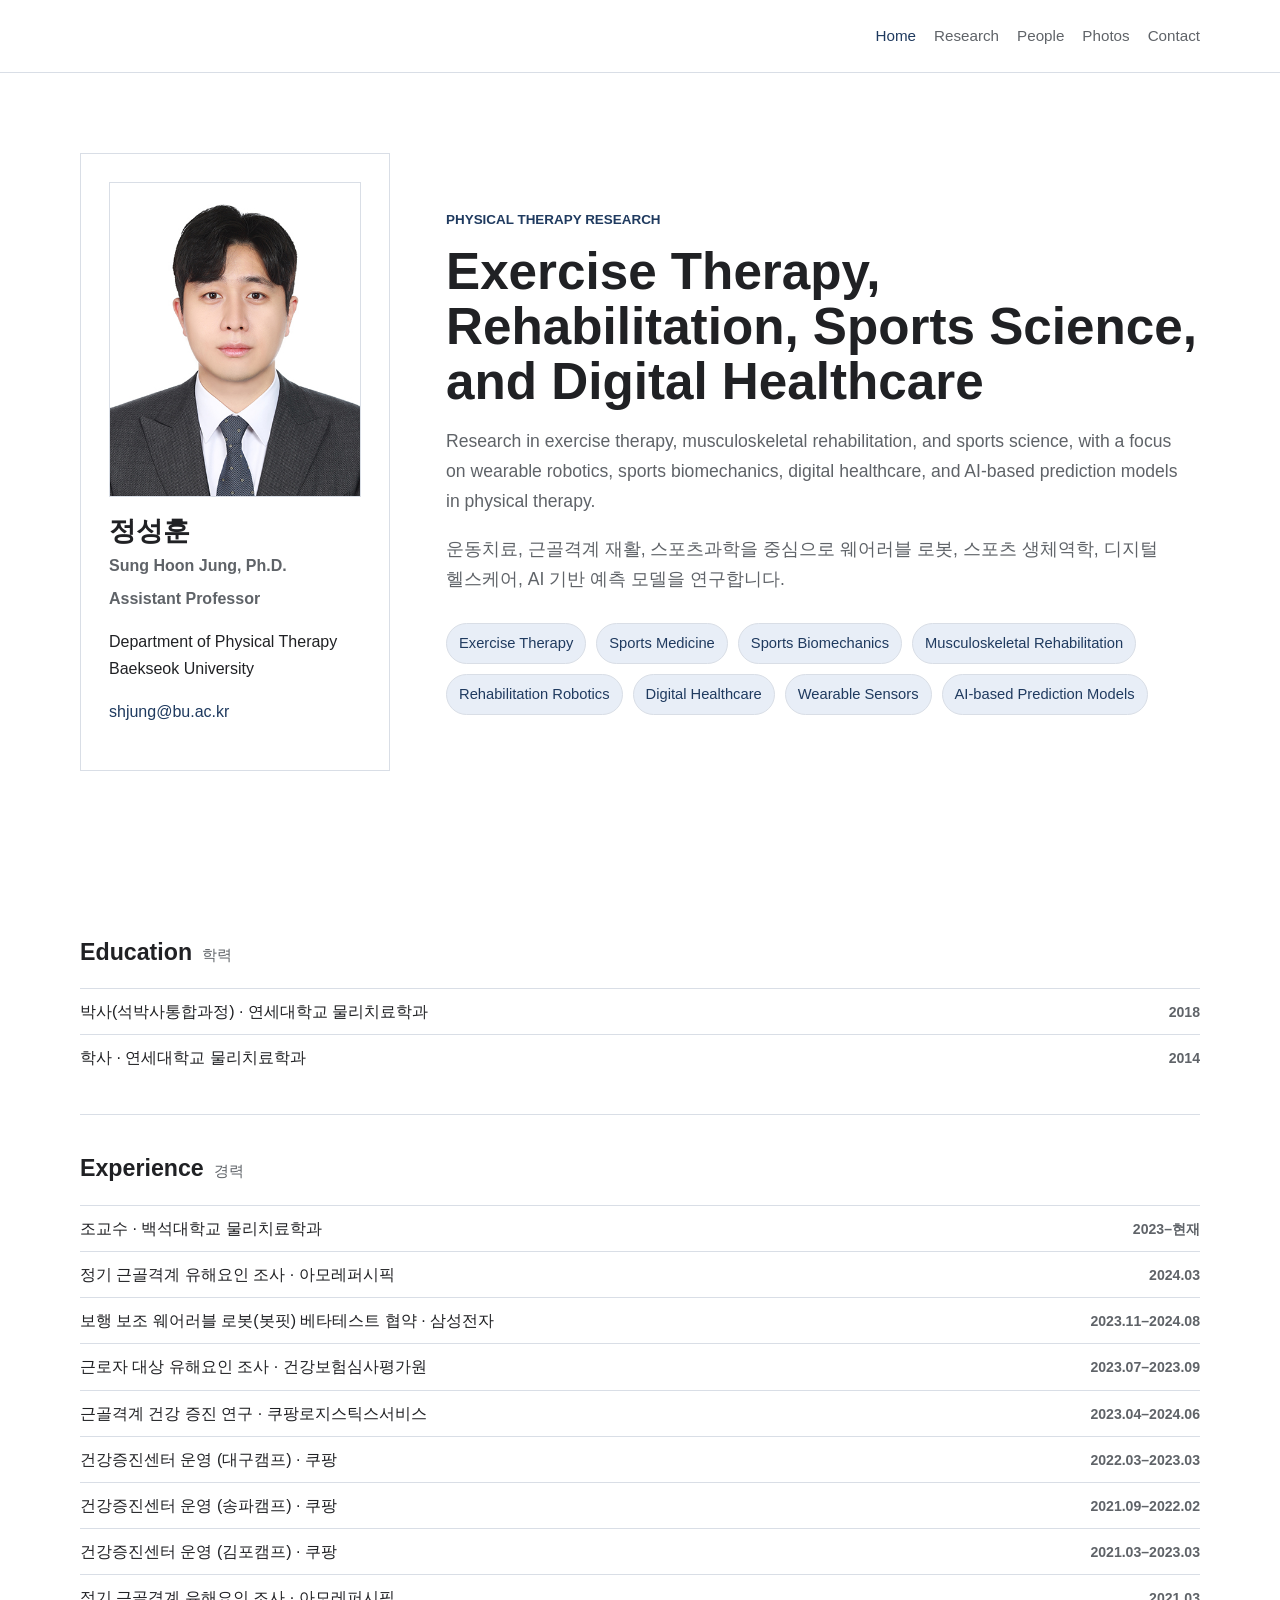
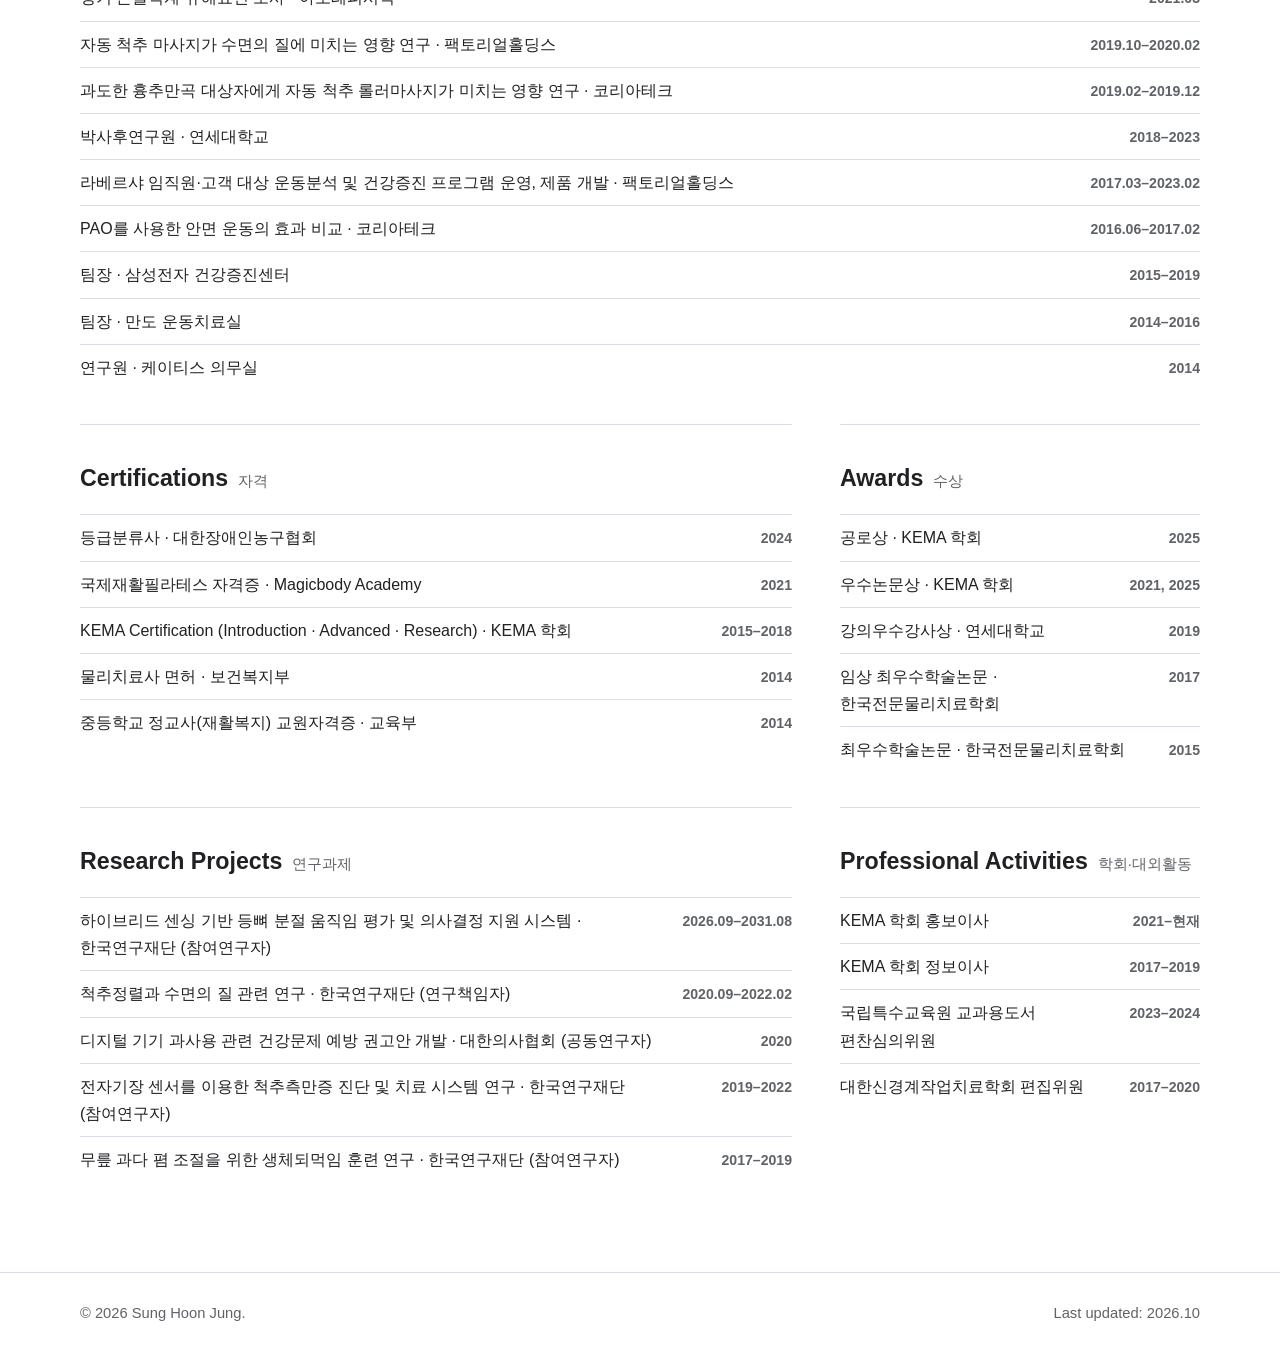
<file: index.html>
<!doctype html>
<html lang="ko">
<head>
  <meta charset="utf-8" />
  <meta name="viewport" content="width=device-width, initial-scale=1" />
  <title>Sung Hoon Jung | Physical Therapy</title>
  <meta name="description" content="정성훈 교수의 연구 분야, 구성원, 논문 및 연락처를 정리한 홈페이지입니다." />
  <meta property="og:type" content="website" />
  <meta property="og:site_name" content="Sung Hoon Jung" />
  <meta property="og:title" content="정성훈 | Sung Hoon Jung, Ph.D." />
  <meta property="og:description" content="정성훈 교수의 연구 분야, 구성원, 논문 및 연락처를 정리한 홈페이지입니다." />
  <meta property="og:url" content="https://shjung66.github.io/" />
  <meta property="og:image" content="https://shjung66.github.io/assets/img/share/share-card.png" />
  <meta property="og:image:width" content="1200" />
  <meta property="og:image:height" content="600" />
  <meta property="og:image:alt" content="정성훈 교수 연구실, 백석대학교 물리치료학과" />
  <meta property="og:locale" content="ko_KR" />
  <link rel="icon" href="favicon.ico" sizes="any" />
  <link rel="icon" type="image/png" sizes="32x32" href="assets/img/icons/favicon-32.png" />
  <link rel="apple-touch-icon" href="assets/img/icons/apple-touch-icon.png" />
  <link rel="stylesheet" href="assets/css/styles.css" />
</head>
<body class="home">
  <a class="skip-link" href="#main">본문으로 이동</a>

  <header class="site-header">
    <div class="container header-inner">
      <a class="site-title" href="index.html" aria-label="홈으로 이동">
        <span class="site-title-main">정성훈</span>
        <span class="site-title-sub">Sung Hoon Jung, Ph.D.</span>
      </a>
      <button class="nav-toggle" type="button" aria-expanded="false" aria-controls="site-nav">Menu</button>
      <nav id="site-nav" class="site-nav" aria-label="주요 메뉴">
        <a href="index.html" aria-current="page">Home</a>
        <a href="research.html">Research</a>
        <a href="people.html">People</a>
        <a href="photos.html">Photos</a>
        <a href="contact.html">Contact</a>
      </nav>
    </div>
  </header>

  <main id="main">
    <section class="hero section">
      <div class="container hero-grid">
        <div class="profile-card">
          <img class="profile-photo" src="assets/img/profile/sung-hoon-jung.jpg" alt="Sung Hoon Jung profile photo" />
          <h1>정성훈</h1>
          <p class="name-en">Sung Hoon Jung, Ph.D.</p>
          <p class="role">Assistant Professor</p>
          <p>Department of Physical Therapy<br />Baekseok University</p>
          <p><a href="mailto:shjung@bu.ac.kr">shjung@bu.ac.kr</a></p>
        </div>

        <div class="hero-content">
          <p class="eyebrow">Physical Therapy Research</p>
          <h2>Exercise Therapy, Rehabilitation, Sports Science, and Digital Healthcare</h2>
          <p class="lead">
            Research in exercise therapy, musculoskeletal rehabilitation, and sports science, with a focus on wearable robotics, sports biomechanics, digital healthcare, and AI-based prediction models in physical therapy.
          </p>
          <p class="lead lead-ko">
            운동치료, 근골격계 재활, 스포츠과학을 중심으로 웨어러블 로봇, 스포츠 생체역학, 디지털 헬스케어, AI 기반 예측 모델을 연구합니다.
          </p>
          <div class="research-tags" aria-label="주요 연구 분야">
            <span>Exercise Therapy</span>
            <span>Sports Medicine</span>
            <span>Sports Biomechanics</span>
            <span>Musculoskeletal Rehabilitation</span>
            <span>Rehabilitation Robotics</span>
            <span>Digital Healthcare</span>
            <span>Wearable Sensors</span>
            <span>AI-based Prediction Models</span>
          </div>
        </div>
      </div>
    </section>


    <section class="section compact">
      <div class="container">
        <section class="content-section no-top-border">
          <h2>Education <span class="section-title-ko">학력</span></h2>
          <ul class="cv-list">
            <li><span class="cv-item">박사(석박사통합과정) · 연세대학교 물리치료학과</span> <span class="cv-when">2018</span></li>
            <li><span class="cv-item">학사 · 연세대학교 물리치료학과</span> <span class="cv-when">2014</span></li>
          </ul>
        </section>
        <section class="content-section">
          <h2>Experience <span class="section-title-ko">경력</span></h2>
          <ul class="cv-list">
            <li><span class="cv-item">조교수 · 백석대학교 물리치료학과</span> <span class="cv-when">2023–현재</span></li>
            <li><span class="cv-item">정기 근골격계 유해요인 조사 · 아모레퍼시픽</span> <span class="cv-when">2024.03</span></li>
            <li><span class="cv-item">보행 보조 웨어러블 로봇(봇핏) 베타테스트 협약 · 삼성전자</span> <span class="cv-when">2023.11–2024.08</span></li>
            <li><span class="cv-item">근로자 대상 유해요인 조사 · 건강보험심사평가원</span> <span class="cv-when">2023.07–2023.09</span></li>
            <li><span class="cv-item">근골격계 건강 증진 연구 · 쿠팡로지스틱스서비스</span> <span class="cv-when">2023.04–2024.06</span></li>
            <li><span class="cv-item">건강증진센터 운영 (대구캠프) · 쿠팡</span> <span class="cv-when">2022.03–2023.03</span></li>
            <li><span class="cv-item">건강증진센터 운영 (송파캠프) · 쿠팡</span> <span class="cv-when">2021.09–2022.02</span></li>
            <li><span class="cv-item">건강증진센터 운영 (김포캠프) · 쿠팡</span> <span class="cv-when">2021.03–2023.03</span></li>
            <li><span class="cv-item">정기 근골격계 유해요인 조사 · 아모레퍼시픽</span> <span class="cv-when">2021.03</span></li>
            <li><span class="cv-item">자동 척추 마사지가 수면의 질에 미치는 영향 연구 · 팩토리얼홀딩스</span> <span class="cv-when">2019.10–2020.02</span></li>
            <li><span class="cv-item">과도한 흉추만곡 대상자에게 자동 척추 롤러마사지가 미치는 영향 연구 · 코리아테크</span> <span class="cv-when">2019.02–2019.12</span></li>
            <li><span class="cv-item">박사후연구원 · 연세대학교</span> <span class="cv-when">2018–2023</span></li>
            <li><span class="cv-item">라베르샤 임직원·고객 대상 운동분석 및 건강증진 프로그램 운영, 제품 개발 · 팩토리얼홀딩스</span> <span class="cv-when">2017.03–2023.02</span></li>
            <li><span class="cv-item">PAO를 사용한 안면 운동의 효과 비교 · 코리아테크</span> <span class="cv-when">2016.06–2017.02</span></li>
            <li><span class="cv-item">팀장 · 삼성전자 건강증진센터</span> <span class="cv-when">2015–2019</span></li>
            <li><span class="cv-item">팀장 · 만도 운동치료실</span> <span class="cv-when">2014–2016</span></li>
            <li><span class="cv-item">연구원 · 케이티스 의무실</span> <span class="cv-when">2014</span></li>
          </ul>
        </section>
      </div>

      <div class="container two-column">
        <section class="content-section">
          <h2>Certifications <span class="section-title-ko">자격</span></h2>
          <ul class="cv-list">
            <li><span class="cv-item">등급분류사 · 대한장애인농구협회</span> <span class="cv-when">2024</span></li>
            <li><span class="cv-item">국제재활필라테스 자격증 · Magicbody Academy</span> <span class="cv-when">2021</span></li>
            <li><span class="cv-item">KEMA Certification (Introduction · Advanced · Research) · KEMA 학회</span> <span class="cv-when">2015–2018</span></li>
            <li><span class="cv-item">물리치료사 면허 · 보건복지부</span> <span class="cv-when">2014</span></li>
            <li><span class="cv-item">중등학교 정교사(재활복지) 교원자격증 · 교육부</span> <span class="cv-when">2014</span></li>
          </ul>
        </section>
        <section class="content-section">
          <h2>Awards <span class="section-title-ko">수상</span></h2>
          <ul class="cv-list">
            <li><span class="cv-item">공로상 · KEMA 학회</span> <span class="cv-when">2025</span></li>
            <li><span class="cv-item">우수논문상 · KEMA 학회</span> <span class="cv-when">2021, 2025</span></li>
            <li><span class="cv-item">강의우수강사상 · 연세대학교</span> <span class="cv-when">2019</span></li>
            <li><span class="cv-item">임상 최우수학술논문 · 한국전문물리치료학회</span> <span class="cv-when">2017</span></li>
            <li><span class="cv-item">최우수학술논문 · 한국전문물리치료학회</span> <span class="cv-when">2015</span></li>
          </ul>
        </section>
      </div>

      <div class="container two-column">
        <section class="content-section">
          <h2>Research Projects <span class="section-title-ko">연구과제</span></h2>
          <ul class="cv-list">
            <li><span class="cv-item">하이브리드 센싱 기반 등뼈 분절 움직임 평가 및 의사결정 지원 시스템 · 한국연구재단 (참여연구자)</span> <span class="cv-when">2026.09–2031.08</span></li>
            <li><span class="cv-item">척추정렬과 수면의 질 관련 연구 · 한국연구재단 (연구책임자)</span> <span class="cv-when">2020.09–2022.02</span></li>
            <li><span class="cv-item">디지털 기기 과사용 관련 건강문제 예방 권고안 개발 · 대한의사협회 (공동연구자)</span> <span class="cv-when">2020</span></li>
            <li><span class="cv-item">전자기장 센서를 이용한 척추측만증 진단 및 치료 시스템 연구 · 한국연구재단 (참여연구자)</span> <span class="cv-when">2019–2022</span></li>
            <li><span class="cv-item">무릎 과다 폄 조절을 위한 생체되먹임 훈련 연구 · 한국연구재단 (참여연구자)</span> <span class="cv-when">2017–2019</span></li>
          </ul>
        </section>
        <section class="content-section">
          <h2>Professional Activities <span class="section-title-ko">학회·대외활동</span></h2>
          <ul class="cv-list">
            <li><span class="cv-item">KEMA 학회 홍보이사</span> <span class="cv-when">2021–현재</span></li>
            <li><span class="cv-item">KEMA 학회 정보이사</span> <span class="cv-when">2017–2019</span></li>
            <li><span class="cv-item">국립특수교육원 교과용도서 편찬심의위원</span> <span class="cv-when">2023–2024</span></li>
            <li><span class="cv-item">대한신경계작업치료학회 편집위원</span> <span class="cv-when">2017–2020</span></li>
          </ul>
        </section>
      </div>
    </section>

  </main>

  <footer class="site-footer">
    <div class="container footer-inner">
      <p>© <span id="year"></span> Sung Hoon Jung.</p>
      <p>Last updated: 2026.10</p>
    </div>
  </footer>

  <script src="assets/js/main.js"></script>
  <!-- Visitor statistics (GoatCounter: no cookies, no personal data) -->
  <script data-goatcounter="https://shjung66.goatcounter.com/count"
          async src="https://gc.zgo.at/count.v5.js"
          crossorigin="anonymous"
          integrity="sha384-atnOLvQb9t+jTSipvd75X2yginT4PjVbqDdlJAmxMm+wYElFmeR6EmLP5bYeoRVQ"></script>
</body>
</html>
</file>
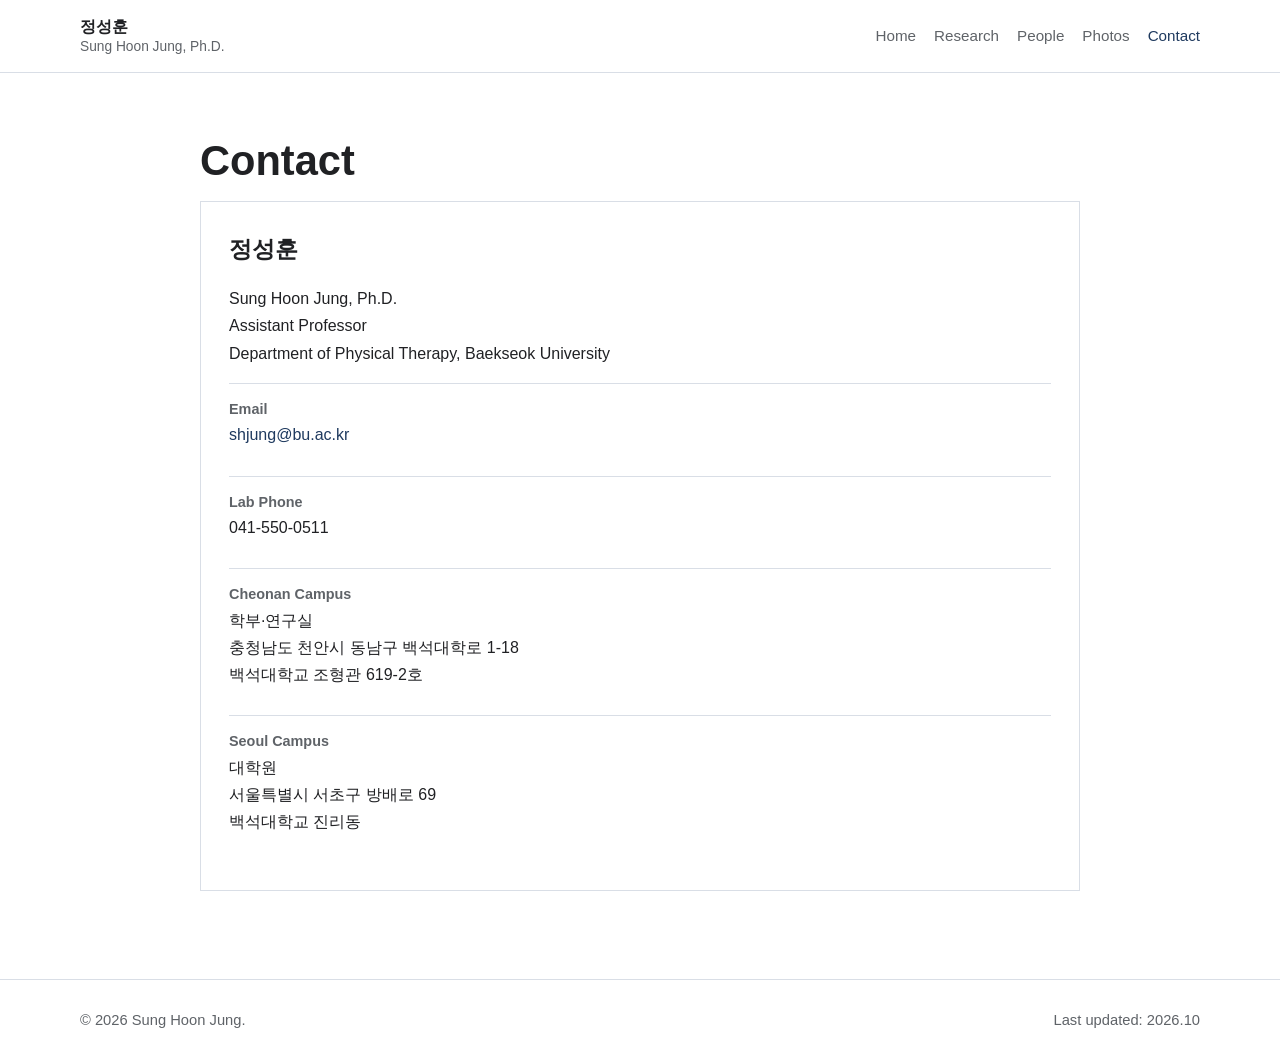
<file: contact.html>
<!doctype html>
<html lang="ko">
<head>
  <meta charset="utf-8" />
  <meta name="viewport" content="width=device-width, initial-scale=1" />
  <title>Contact | Sung Hoon Jung</title>
  <meta name="description" content="정성훈 교수의 연락처와 소속 정보를 정리한 페이지입니다." />
  <meta property="og:type" content="website" />
  <meta property="og:site_name" content="Sung Hoon Jung" />
  <meta property="og:title" content="Contact | Sung Hoon Jung" />
  <meta property="og:description" content="정성훈 교수의 연락처와 소속 정보를 정리한 페이지입니다." />
  <meta property="og:url" content="https://shjung66.github.io/contact.html" />
  <meta property="og:image" content="https://shjung66.github.io/assets/img/share/share-card.png" />
  <meta property="og:image:width" content="1200" />
  <meta property="og:image:height" content="600" />
  <meta property="og:image:alt" content="정성훈 교수 연구실, 백석대학교 물리치료학과" />
  <meta property="og:locale" content="ko_KR" />
  <link rel="icon" href="favicon.ico" sizes="any" />
  <link rel="icon" type="image/png" sizes="32x32" href="assets/img/icons/favicon-32.png" />
  <link rel="apple-touch-icon" href="assets/img/icons/apple-touch-icon.png" />
  <link rel="stylesheet" href="assets/css/styles.css" />
</head>
<body>
  <a class="skip-link" href="#main">본문으로 이동</a>
  <header class="site-header"><div class="container header-inner"><a class="site-title" href="index.html"><span class="site-title-main">정성훈</span><span class="site-title-sub">Sung Hoon Jung, Ph.D.</span></a><button class="nav-toggle" type="button" aria-expanded="false" aria-controls="site-nav">Menu</button><nav id="site-nav" class="site-nav" aria-label="주요 메뉴"><a href="index.html">Home</a><a href="research.html">Research</a><a href="people.html">People</a><a href="photos.html">Photos</a><a href="contact.html" aria-current="page">Contact</a></nav></div></header>

  <main id="main" class="page">
    <div class="container narrow">
      <h1>Contact</h1>
      <section class="content-section contact-panel">
        <h2>정성훈</h2>
        <p>Sung Hoon Jung, Ph.D.<br />Assistant Professor<br />Department of Physical Therapy, Baekseok University</p>
        <dl class="contact-list">
          <div>
            <dt>Email</dt>
            <dd><a href="mailto:shjung@bu.ac.kr">shjung@bu.ac.kr</a></dd>
          </div>
          <div>
            <dt>Lab Phone</dt>
            <dd>041-550-0511</dd>
          </div>
          <div>
            <dt>Cheonan Campus</dt>
            <dd>학부·연구실<br />충청남도 천안시 동남구 백석대학로 1-18<br />백석대학교 조형관 619-2호</dd>
          </div>
          <div>
            <dt>Seoul Campus</dt>
            <dd>대학원<br />서울특별시 서초구 방배로 69<br />백석대학교 진리동</dd>
          </div>
        </dl>
      </section>
    </div>
  </main>

  <footer class="site-footer"><div class="container footer-inner"><p>© <span id="year"></span> Sung Hoon Jung.</p><p>Last updated: 2026.10</p></div></footer>
  <script src="assets/js/main.js"></script>
  <!-- Visitor statistics (GoatCounter: no cookies, no personal data) -->
  <script data-goatcounter="https://shjung66.goatcounter.com/count"
          async src="https://gc.zgo.at/count.v5.js"
          crossorigin="anonymous"
          integrity="sha384-atnOLvQb9t+jTSipvd75X2yginT4PjVbqDdlJAmxMm+wYElFmeR6EmLP5bYeoRVQ"></script>
</body>
</html>
</file>
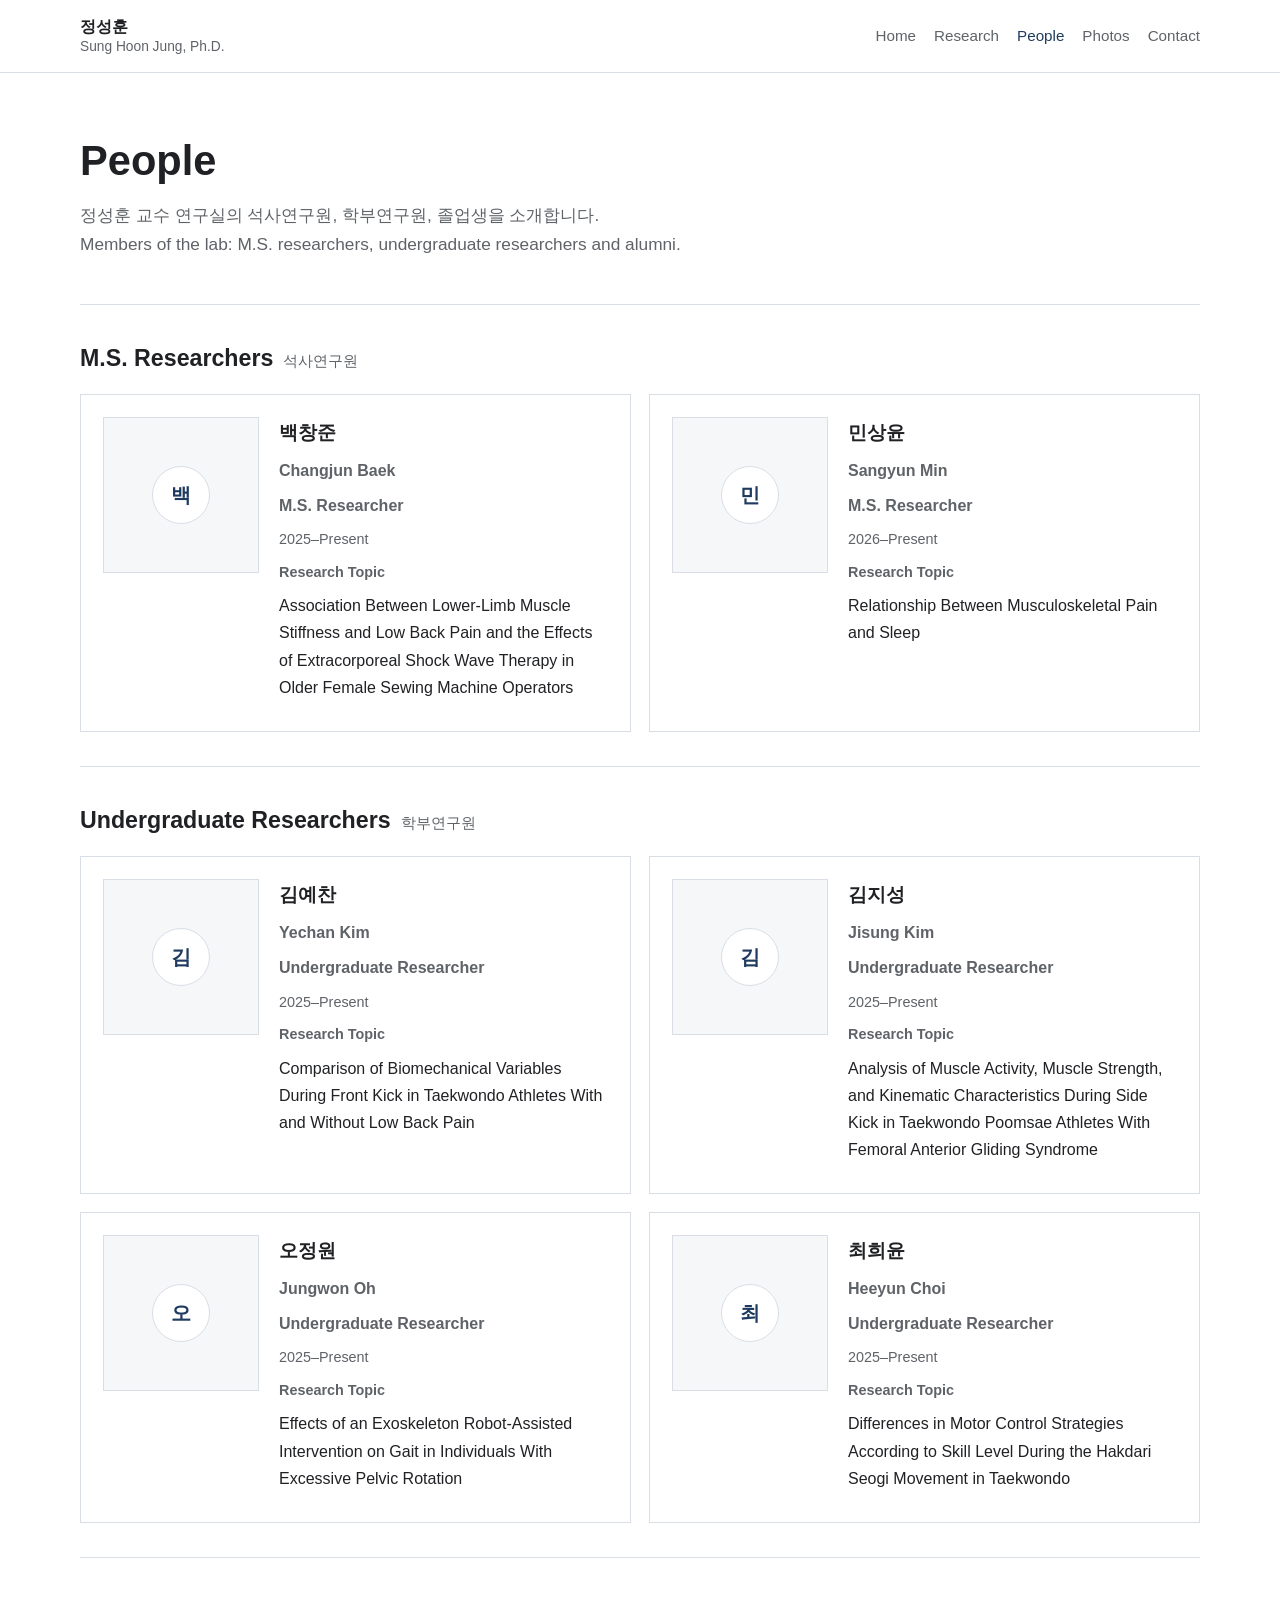
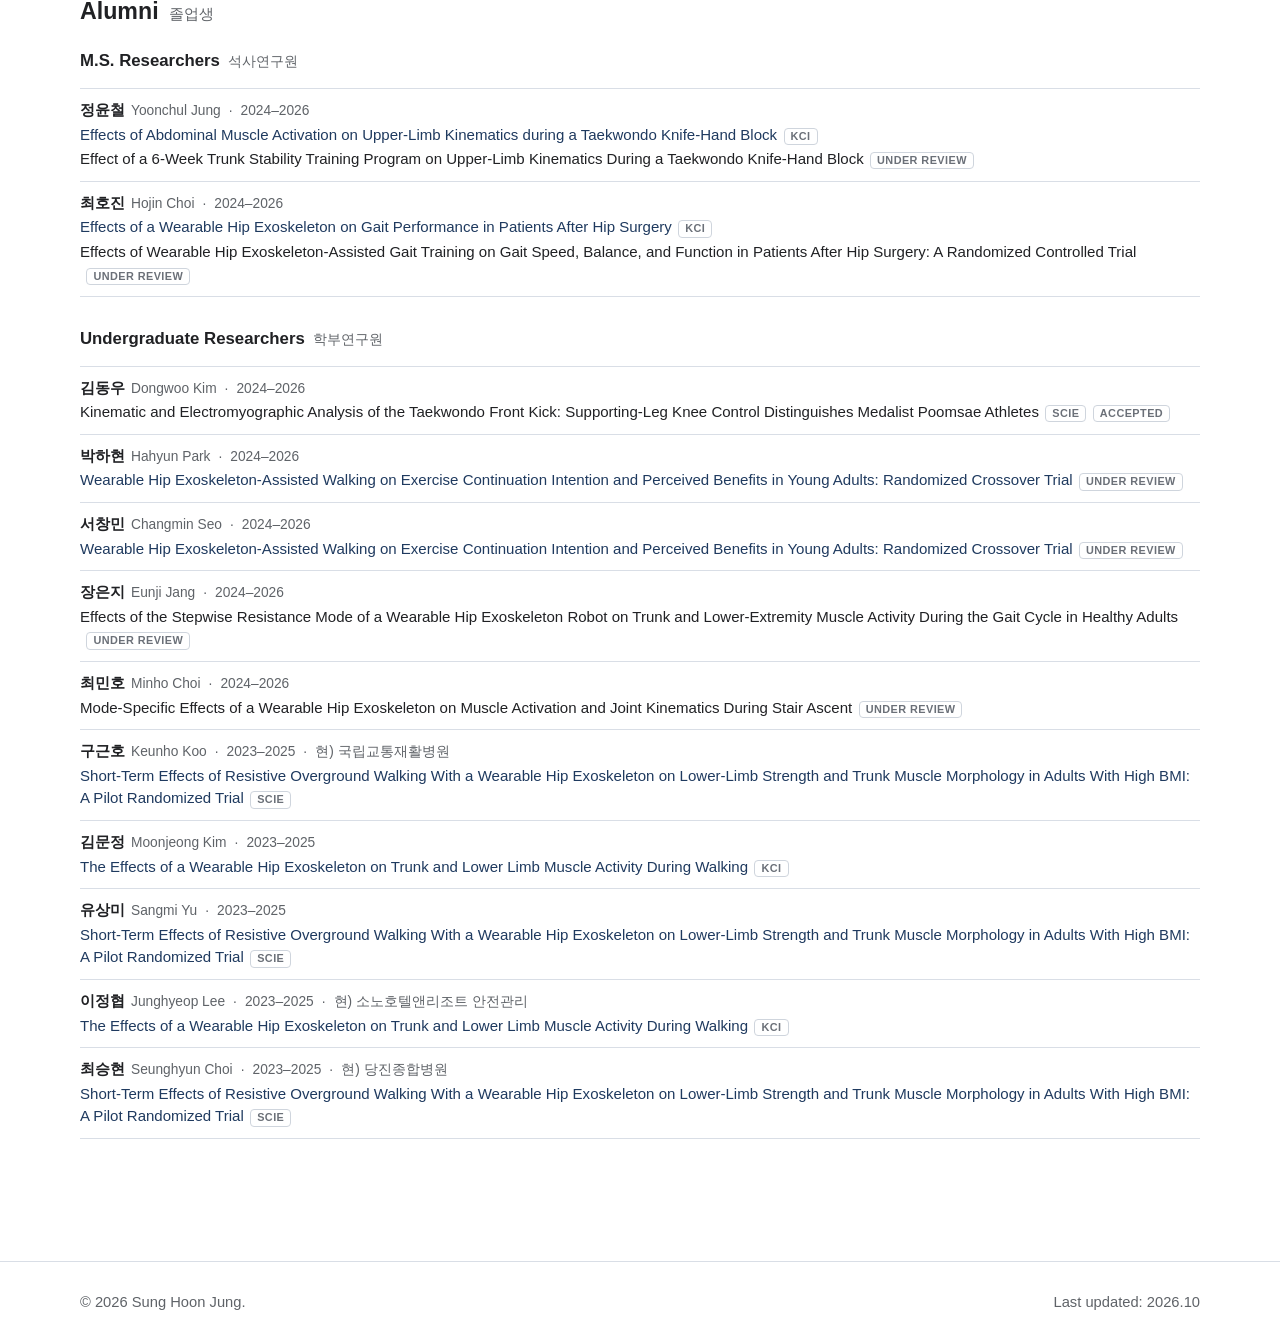
<file: people.html>
<!doctype html>
<html lang="ko">
<head>
  <meta charset="utf-8" />
  <meta name="viewport" content="width=device-width, initial-scale=1" />
  <title>People | Sung Hoon Jung</title>
  <meta name="description" content="정성훈 교수 연구실의 석사연구원, 학부연구원, 졸업생을 정리한 페이지입니다." />
  <meta property="og:type" content="website" />
  <meta property="og:site_name" content="Sung Hoon Jung" />
  <meta property="og:title" content="People | Sung Hoon Jung" />
  <meta property="og:description" content="정성훈 교수 연구실의 석사연구원, 학부연구원, 졸업생을 정리한 페이지입니다." />
  <meta property="og:url" content="https://shjung66.github.io/people.html" />
  <meta property="og:image" content="https://shjung66.github.io/assets/img/share/share-card.png" />
  <meta property="og:image:width" content="1200" />
  <meta property="og:image:height" content="600" />
  <meta property="og:image:alt" content="정성훈 교수 연구실, 백석대학교 물리치료학과" />
  <meta property="og:locale" content="ko_KR" />
  <link rel="icon" href="favicon.ico" sizes="any" />
  <link rel="icon" type="image/png" sizes="32x32" href="assets/img/icons/favicon-32.png" />
  <link rel="apple-touch-icon" href="assets/img/icons/apple-touch-icon.png" />
  <link rel="stylesheet" href="assets/css/styles.css" />
</head>
<body>
  <a class="skip-link" href="#main">본문으로 이동</a>
  <header class="site-header"><div class="container header-inner"><a class="site-title" href="index.html"><span class="site-title-main">정성훈</span><span class="site-title-sub">Sung Hoon Jung, Ph.D.</span></a><button class="nav-toggle" type="button" aria-expanded="false" aria-controls="site-nav">Menu</button><nav id="site-nav" class="site-nav" aria-label="주요 메뉴"><a href="index.html">Home</a><a href="research.html">Research</a><a href="people.html" aria-current="page">People</a><a href="photos.html">Photos</a><a href="contact.html">Contact</a></nav></div></header>

  <main id="main" class="page">
    <div class="container">
      <h1>People</h1>
      <p class="page-intro">정성훈 교수 연구실의 석사연구원, 학부연구원, 졸업생을 소개합니다.<br />Members of the lab: M.S. researchers, undergraduate researchers and alumni.</p>

      <section class="content-section">
        <h2>M.S. Researchers <span class="section-title-ko">석사연구원</span></h2>
        <div class="person-grid">
          <article class="person-card member-card">
            <div class="person-photo placeholder" aria-hidden="true"><span>백</span></div>
            <div class="person-body">
              <h3>백창준</h3>
              <p class="name-en">Changjun Baek</p>
              <p class="person-role">M.S. Researcher</p>
              <p class="member-period">2025–Present</p>
              <p class="topic-label">Research Topic</p>
              <p class="research-topic">Association Between Lower-Limb Muscle Stiffness and Low Back Pain and the Effects of Extracorporeal Shock Wave Therapy in Older Female Sewing Machine Operators</p>
            </div>
          </article>

          <article class="person-card member-card">
            <div class="person-photo placeholder" aria-hidden="true"><span>민</span></div>
            <div class="person-body">
              <h3>민상윤</h3>
              <p class="name-en">Sangyun Min</p>
              <p class="person-role">M.S. Researcher</p>
              <p class="member-period">2026–Present</p>
              <p class="topic-label">Research Topic</p>
              <p class="research-topic">Relationship Between Musculoskeletal Pain and Sleep</p>
            </div>
          </article>
        </div>
      </section>

      <section class="content-section">
        <h2>Undergraduate Researchers <span class="section-title-ko">학부연구원</span></h2>
        <div class="person-grid">
          <article class="person-card member-card">
            <div class="person-photo placeholder" aria-hidden="true"><span>김</span></div>
            <div class="person-body">
              <h3>김예찬</h3>
              <p class="name-en">Yechan Kim</p>
              <p class="person-role">Undergraduate Researcher</p>
              <p class="member-period">2025–Present</p>
              <p class="topic-label">Research Topic</p>
              <p class="research-topic">Comparison of Biomechanical Variables During Front Kick in Taekwondo Athletes With and Without Low Back Pain</p>
            </div>
          </article>

          <article class="person-card member-card">
            <div class="person-photo placeholder" aria-hidden="true"><span>김</span></div>
            <div class="person-body">
              <h3>김지성</h3>
              <p class="name-en">Jisung Kim</p>
              <p class="person-role">Undergraduate Researcher</p>
              <p class="member-period">2025–Present</p>
              <p class="topic-label">Research Topic</p>
              <p class="research-topic">Analysis of Muscle Activity, Muscle Strength, and Kinematic Characteristics During Side Kick in Taekwondo Poomsae Athletes With Femoral Anterior Gliding Syndrome</p>
            </div>
          </article>

          <article class="person-card member-card">
            <div class="person-photo placeholder" aria-hidden="true"><span>오</span></div>
            <div class="person-body">
              <h3>오정원</h3>
              <p class="name-en">Jungwon Oh</p>
              <p class="person-role">Undergraduate Researcher</p>
              <p class="member-period">2025–Present</p>
              <p class="topic-label">Research Topic</p>
              <p class="research-topic">Effects of an Exoskeleton Robot-Assisted Intervention on Gait in Individuals With Excessive Pelvic Rotation</p>
            </div>
          </article>

          <article class="person-card member-card">
            <div class="person-photo placeholder" aria-hidden="true"><span>최</span></div>
            <div class="person-body">
              <h3>최희윤</h3>
              <p class="name-en">Heeyun Choi</p>
              <p class="person-role">Undergraduate Researcher</p>
              <p class="member-period">2025–Present</p>
              <p class="topic-label">Research Topic</p>
              <p class="research-topic">Differences in Motor Control Strategies According to Skill Level During the Hakdari Seogi Movement in Taekwondo</p>
            </div>
          </article>
        </div>
      </section>

      <section class="content-section">
        <h2>Alumni <span class="section-title-ko">졸업생</span></h2>
        <section class="alumni-subsection" aria-labelledby="alumni-ms-researchers">
          <h3 id="alumni-ms-researchers">M.S. Researchers <span class="section-title-ko">석사연구원</span></h3>
          <ul class="alumni-simple-list">
            <li class="alumni-simple-item">
              <p class="alumni-head"><span class="alumni-name">정윤철<span class="alumni-name-en">Yoonchul Jung</span></span><span class="alumni-period">2024–2026</span></p>
              <p class="alumni-work"><span class="alumni-topic"><a href="https://www.jkema.org/archive/view_article?pid=jkema-10-1-74" target="_blank" rel="noopener noreferrer">Effects of Abdominal Muscle Activation on Upper-Limb Kinematics during a Taekwondo Knife-Hand Block</a></span><span class="publication-status index-tag" title="Korea Citation Index">KCI</span></p>
              <p class="alumni-work"><span class="alumni-topic">Effect of a 6-Week Trunk Stability Training Program on Upper-Limb Kinematics During a Taekwondo Knife-Hand Block</span><span class="publication-status status-review" role="status" aria-label="Under review" title="Under review">Under review</span></p>
            </li>
            <li class="alumni-simple-item">
              <p class="alumni-head"><span class="alumni-name">최호진<span class="alumni-name-en">Hojin Choi</span></span><span class="alumni-period">2024–2026</span></p>
              <p class="alumni-work"><span class="alumni-topic"><a href="https://www.jkema.org/archive/view_article?pid=jkema-10-1-52" target="_blank" rel="noopener noreferrer">Effects of a Wearable Hip Exoskeleton on Gait Performance in Patients After Hip Surgery</a></span><span class="publication-status index-tag" title="Korea Citation Index">KCI</span></p>
              <p class="alumni-work"><span class="alumni-topic">Effects of Wearable Hip Exoskeleton-Assisted Gait Training on Gait Speed, Balance, and Function in Patients After Hip Surgery: A Randomized Controlled Trial</span><span class="publication-status status-review" role="status" aria-label="Under review" title="Under review">Under review</span></p>
            </li>
          </ul>
        </section>
        <section class="alumni-subsection" aria-labelledby="alumni-undergraduate-researchers">
          <h3 id="alumni-undergraduate-researchers">Undergraduate Researchers <span class="section-title-ko">학부연구원</span></h3>
          <ul class="alumni-simple-list">
            <li class="alumni-simple-item">
              <p class="alumni-head"><span class="alumni-name">김동우<span class="alumni-name-en">Dongwoo Kim</span></span><span class="alumni-period">2024–2026</span></p>
              <p class="alumni-work"><span class="alumni-topic">Kinematic and Electromyographic Analysis of the Taekwondo Front Kick: Supporting-Leg Knee Control Distinguishes Medalist Poomsae Athletes</span><span class="publication-status index-tag" title="Science Citation Index Expanded">SCIE</span><span class="publication-status status-accepted" role="status" aria-label="Accepted" title="Accepted">Accepted</span></p>
            </li>
            <li class="alumni-simple-item">
              <p class="alumni-head"><span class="alumni-name">박하현<span class="alumni-name-en">Hahyun Park</span></span><span class="alumni-period">2024–2026</span></p>
              <p class="alumni-work"><span class="alumni-topic"><a href="https://preprints.jmir.org/preprint/98399" target="_blank" rel="noopener noreferrer">Wearable Hip Exoskeleton-Assisted Walking on Exercise Continuation Intention and Perceived Benefits in Young Adults: Randomized Crossover Trial</a></span><span class="publication-status status-review" role="status" aria-label="Under review" title="Under review">Under review</span></p>
            </li>
            <li class="alumni-simple-item">
              <p class="alumni-head"><span class="alumni-name">서창민<span class="alumni-name-en">Changmin Seo</span></span><span class="alumni-period">2024–2026</span></p>
              <p class="alumni-work"><span class="alumni-topic"><a href="https://preprints.jmir.org/preprint/98399" target="_blank" rel="noopener noreferrer">Wearable Hip Exoskeleton-Assisted Walking on Exercise Continuation Intention and Perceived Benefits in Young Adults: Randomized Crossover Trial</a></span><span class="publication-status status-review" role="status" aria-label="Under review" title="Under review">Under review</span></p>
            </li>
            <li class="alumni-simple-item">
              <p class="alumni-head"><span class="alumni-name">장은지<span class="alumni-name-en">Eunji Jang</span></span><span class="alumni-period">2024–2026</span></p>
              <p class="alumni-work"><span class="alumni-topic">Effects of the Stepwise Resistance Mode of a Wearable Hip Exoskeleton Robot on Trunk and Lower-Extremity Muscle Activity During the Gait Cycle in Healthy Adults</span><span class="publication-status status-review" role="status" aria-label="Under review" title="Under review">Under review</span></p>
            </li>
            <li class="alumni-simple-item">
              <p class="alumni-head"><span class="alumni-name">최민호<span class="alumni-name-en">Minho Choi</span></span><span class="alumni-period">2024–2026</span></p>
              <p class="alumni-work"><span class="alumni-topic">Mode-Specific Effects of a Wearable Hip Exoskeleton on Muscle Activation and Joint Kinematics During Stair Ascent</span><span class="publication-status status-review" role="status" aria-label="Under review" title="Under review">Under review</span></p>
            </li>
            <li class="alumni-simple-item">
              <p class="alumni-head"><span class="alumni-name">구근호<span class="alumni-name-en">Keunho Koo</span></span><span class="alumni-period">2023–2025</span><span class="alumni-affiliation">현) 국립교통재활병원</span></p>
              <p class="alumni-work"><span class="alumni-topic"><a href="https://doi.org/10.1177/09287329261506774" target="_blank" rel="noopener noreferrer">Short-Term Effects of Resistive Overground Walking With a Wearable Hip Exoskeleton on Lower-Limb Strength and Trunk Muscle Morphology in Adults With High BMI: A Pilot Randomized Trial</a></span><span class="publication-status index-tag" title="Science Citation Index Expanded">SCIE</span></p>
            </li>
            <li class="alumni-simple-item">
              <p class="alumni-head"><span class="alumni-name">김문정<span class="alumni-name-en">Moonjeong Kim</span></span><span class="alumni-period">2023–2025</span></p>
              <p class="alumni-work"><span class="alumni-topic"><a href="https://www.jkema.org/archive/view_article?pid=jkema-8-2-118" target="_blank" rel="noopener noreferrer">The Effects of a Wearable Hip Exoskeleton on Trunk and Lower Limb Muscle Activity During Walking</a></span><span class="publication-status index-tag" title="Korea Citation Index">KCI</span></p>
            </li>
            <li class="alumni-simple-item">
              <p class="alumni-head"><span class="alumni-name">유상미<span class="alumni-name-en">Sangmi Yu</span></span><span class="alumni-period">2023–2025</span></p>
              <p class="alumni-work"><span class="alumni-topic"><a href="https://doi.org/10.1177/09287329261506774" target="_blank" rel="noopener noreferrer">Short-Term Effects of Resistive Overground Walking With a Wearable Hip Exoskeleton on Lower-Limb Strength and Trunk Muscle Morphology in Adults With High BMI: A Pilot Randomized Trial</a></span><span class="publication-status index-tag" title="Science Citation Index Expanded">SCIE</span></p>
            </li>
            <li class="alumni-simple-item">
              <p class="alumni-head"><span class="alumni-name">이정협<span class="alumni-name-en">Junghyeop Lee</span></span><span class="alumni-period">2023–2025</span><span class="alumni-affiliation">현) 소노호텔앤리조트 안전관리</span></p>
              <p class="alumni-work"><span class="alumni-topic"><a href="https://www.jkema.org/archive/view_article?pid=jkema-8-2-118" target="_blank" rel="noopener noreferrer">The Effects of a Wearable Hip Exoskeleton on Trunk and Lower Limb Muscle Activity During Walking</a></span><span class="publication-status index-tag" title="Korea Citation Index">KCI</span></p>
            </li>
            <li class="alumni-simple-item">
              <p class="alumni-head"><span class="alumni-name">최승현<span class="alumni-name-en">Seunghyun Choi</span></span><span class="alumni-period">2023–2025</span><span class="alumni-affiliation">현) 당진종합병원</span></p>
              <p class="alumni-work"><span class="alumni-topic"><a href="https://doi.org/10.1177/09287329261506774" target="_blank" rel="noopener noreferrer">Short-Term Effects of Resistive Overground Walking With a Wearable Hip Exoskeleton on Lower-Limb Strength and Trunk Muscle Morphology in Adults With High BMI: A Pilot Randomized Trial</a></span><span class="publication-status index-tag" title="Science Citation Index Expanded">SCIE</span></p>
            </li>
          </ul>
        </section>
      </section>
    </div>
  </main>

  <footer class="site-footer"><div class="container footer-inner"><p>© <span id="year"></span> Sung Hoon Jung.</p><p>Last updated: 2026.10</p></div></footer>
  <script src="assets/js/main.js"></script>
  <!-- Visitor statistics (GoatCounter: no cookies, no personal data) -->
  <script data-goatcounter="https://shjung66.goatcounter.com/count"
          async src="https://gc.zgo.at/count.v5.js"
          crossorigin="anonymous"
          integrity="sha384-atnOLvQb9t+jTSipvd75X2yginT4PjVbqDdlJAmxMm+wYElFmeR6EmLP5bYeoRVQ"></script>
</body>
</html>
</file>
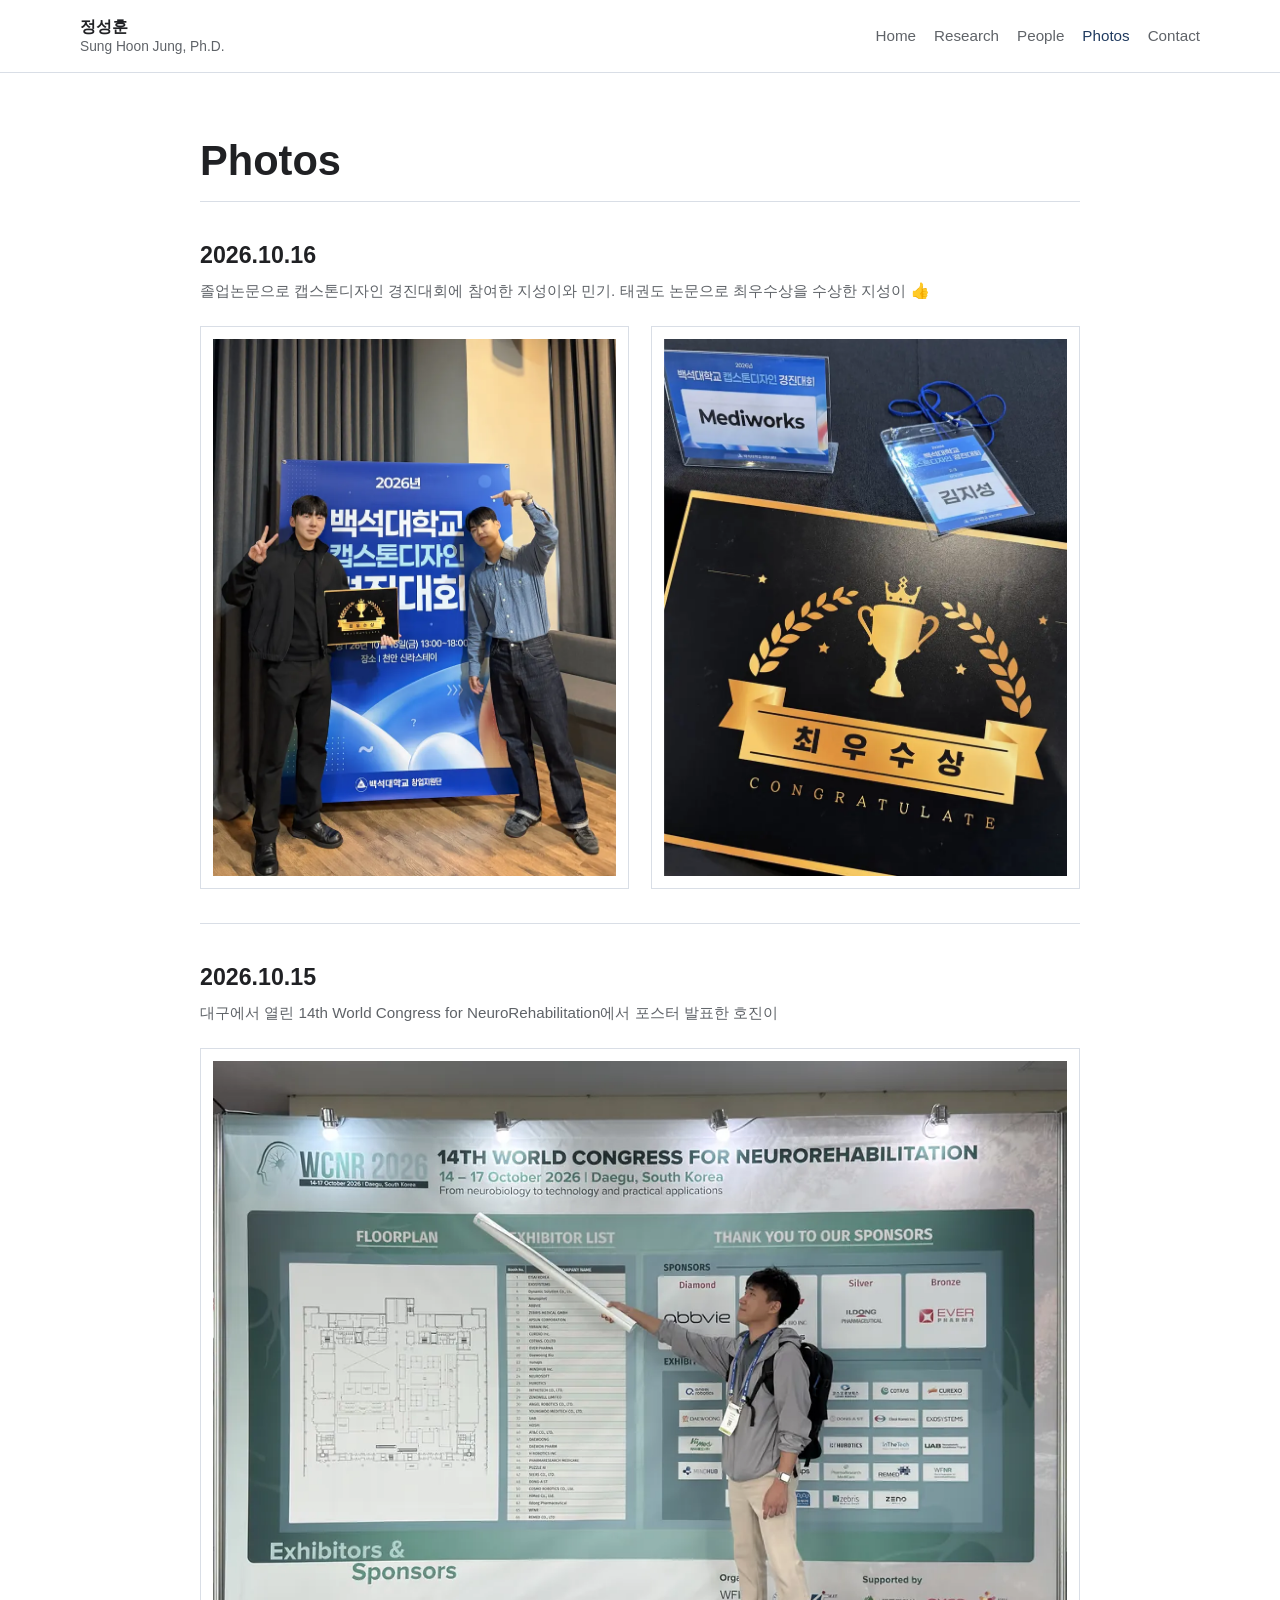
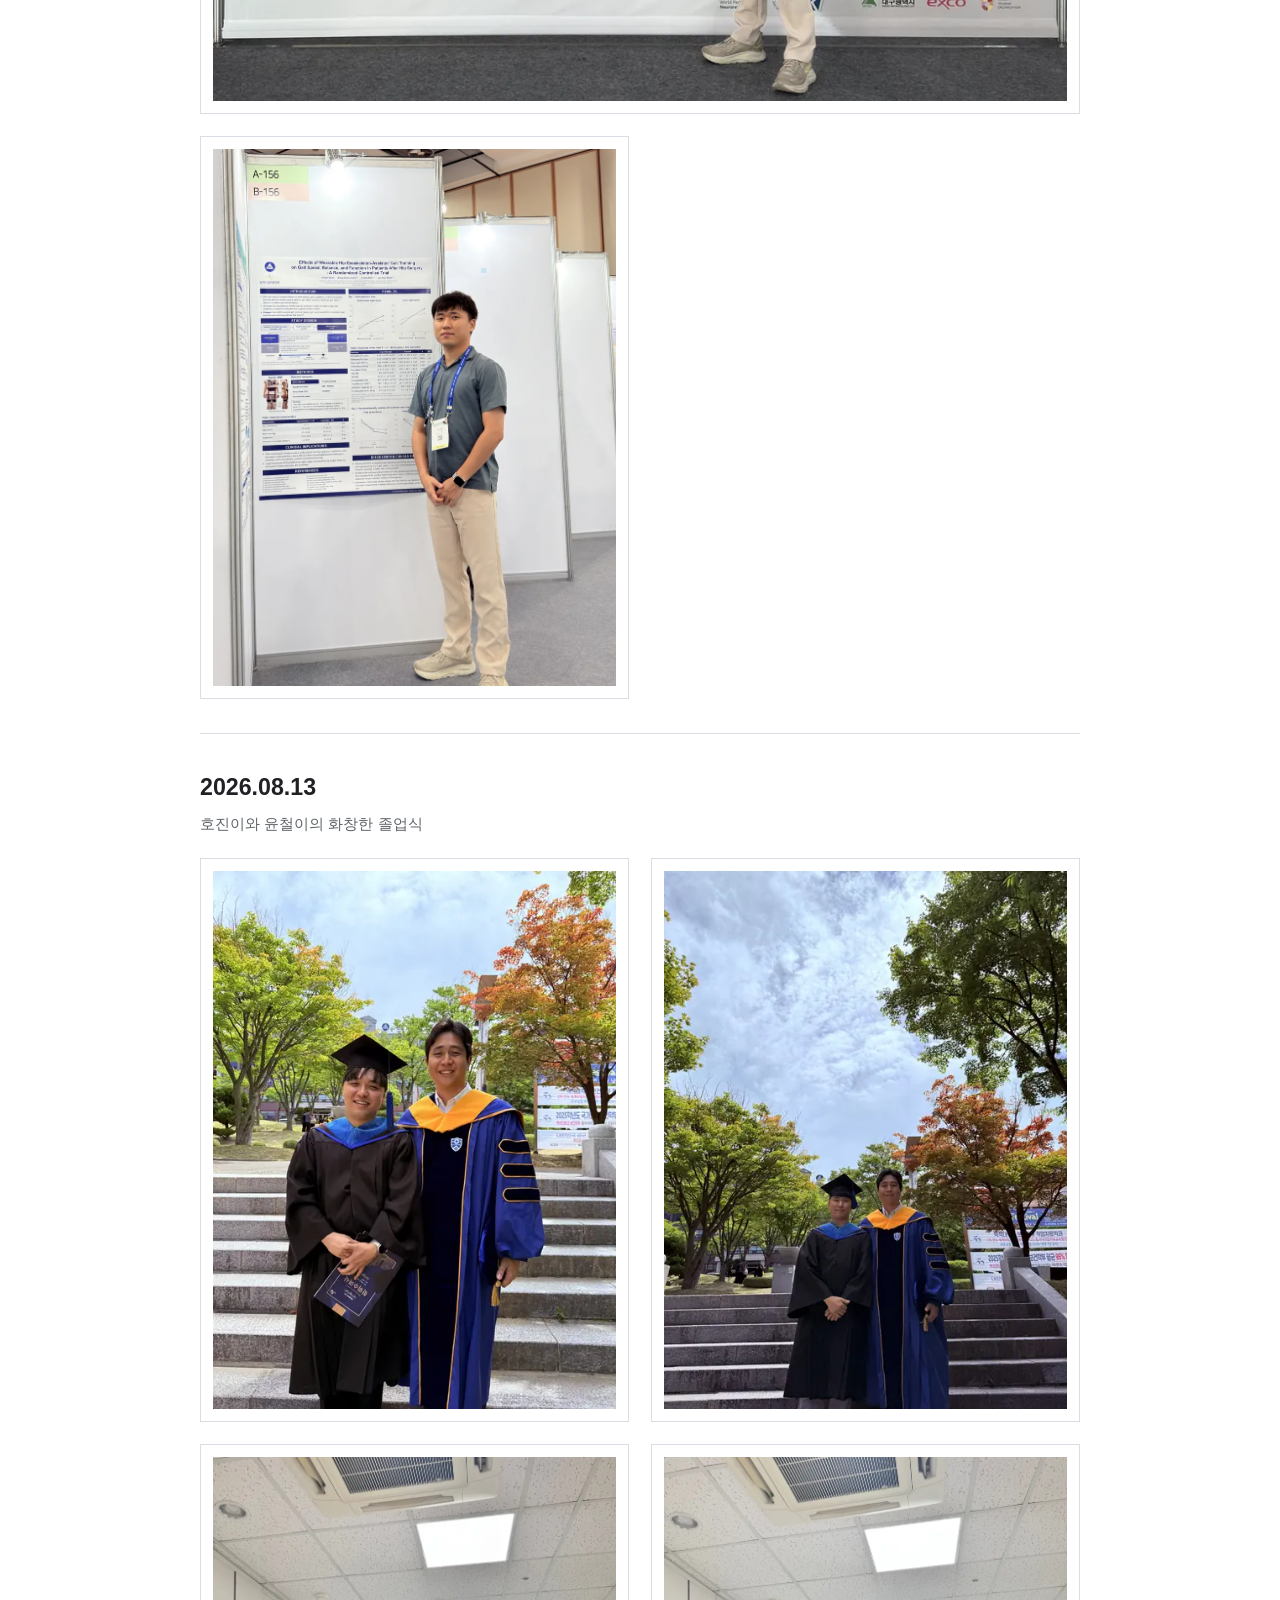
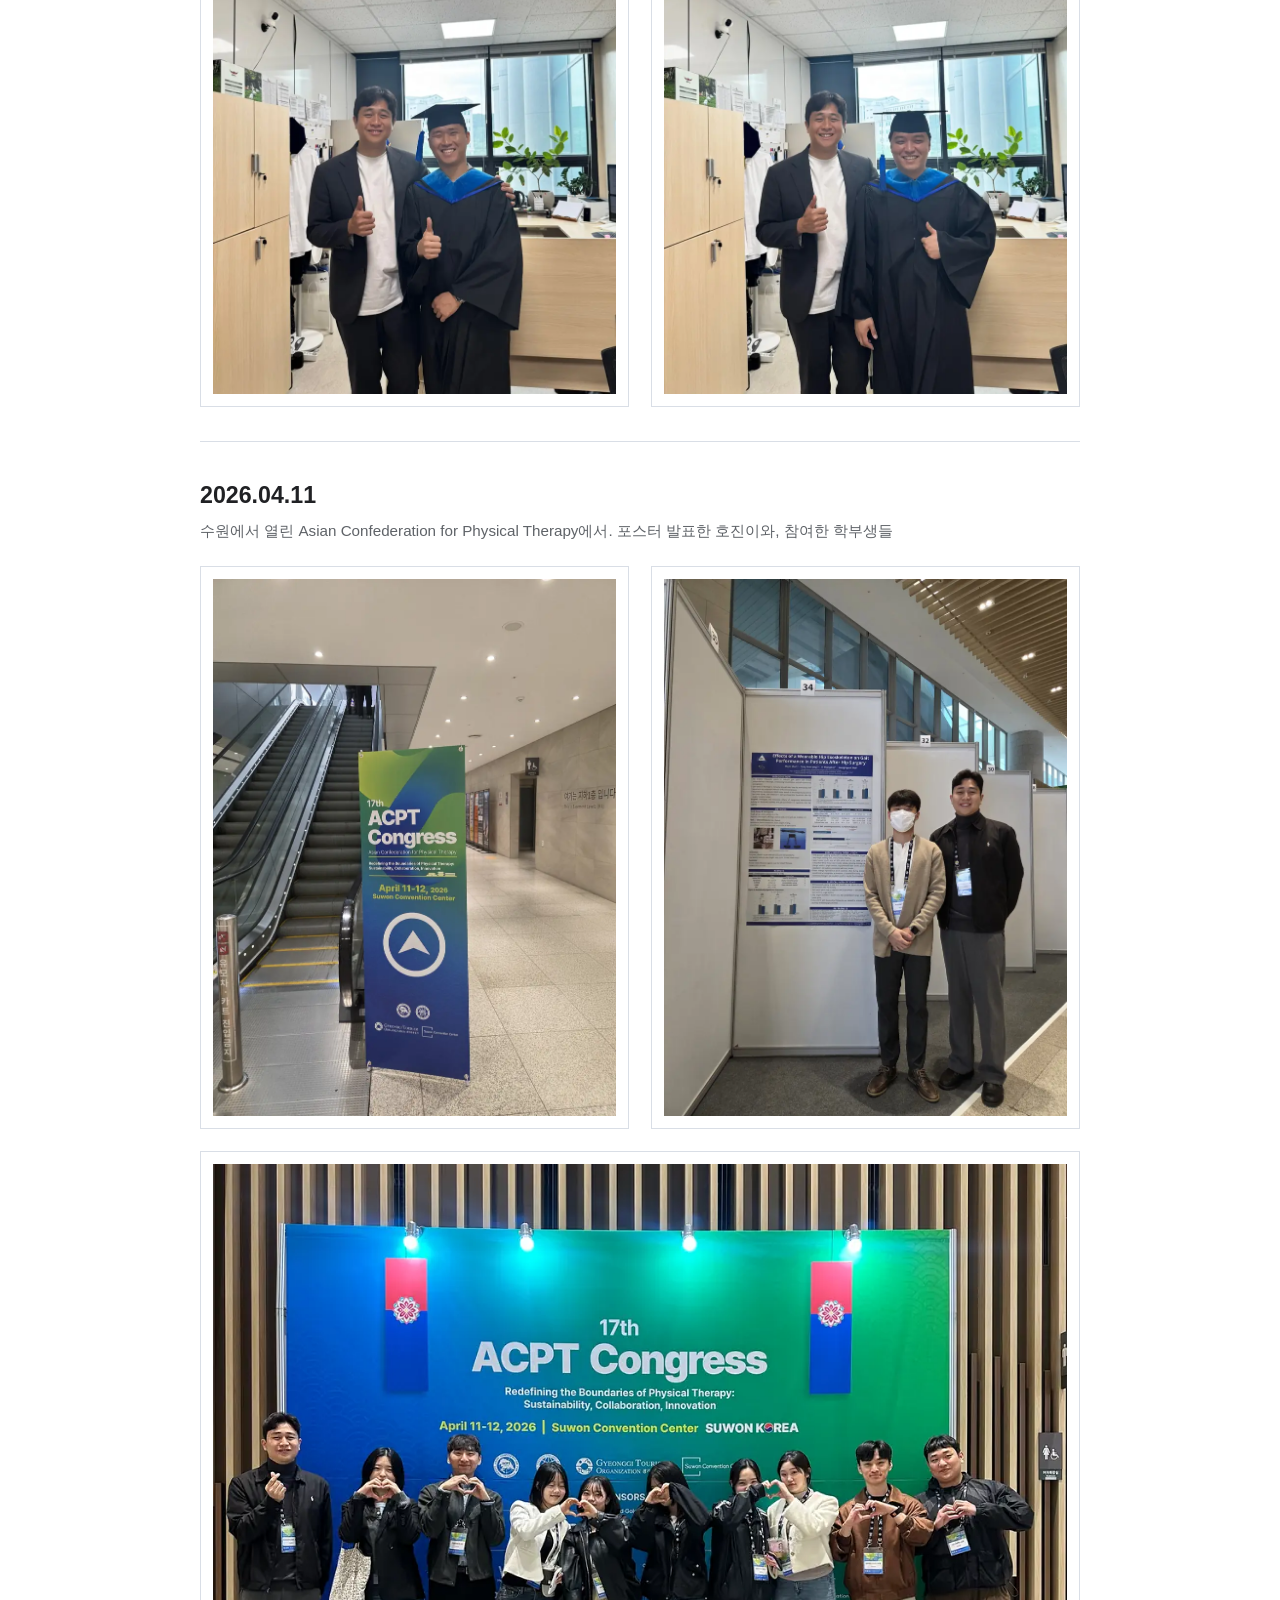
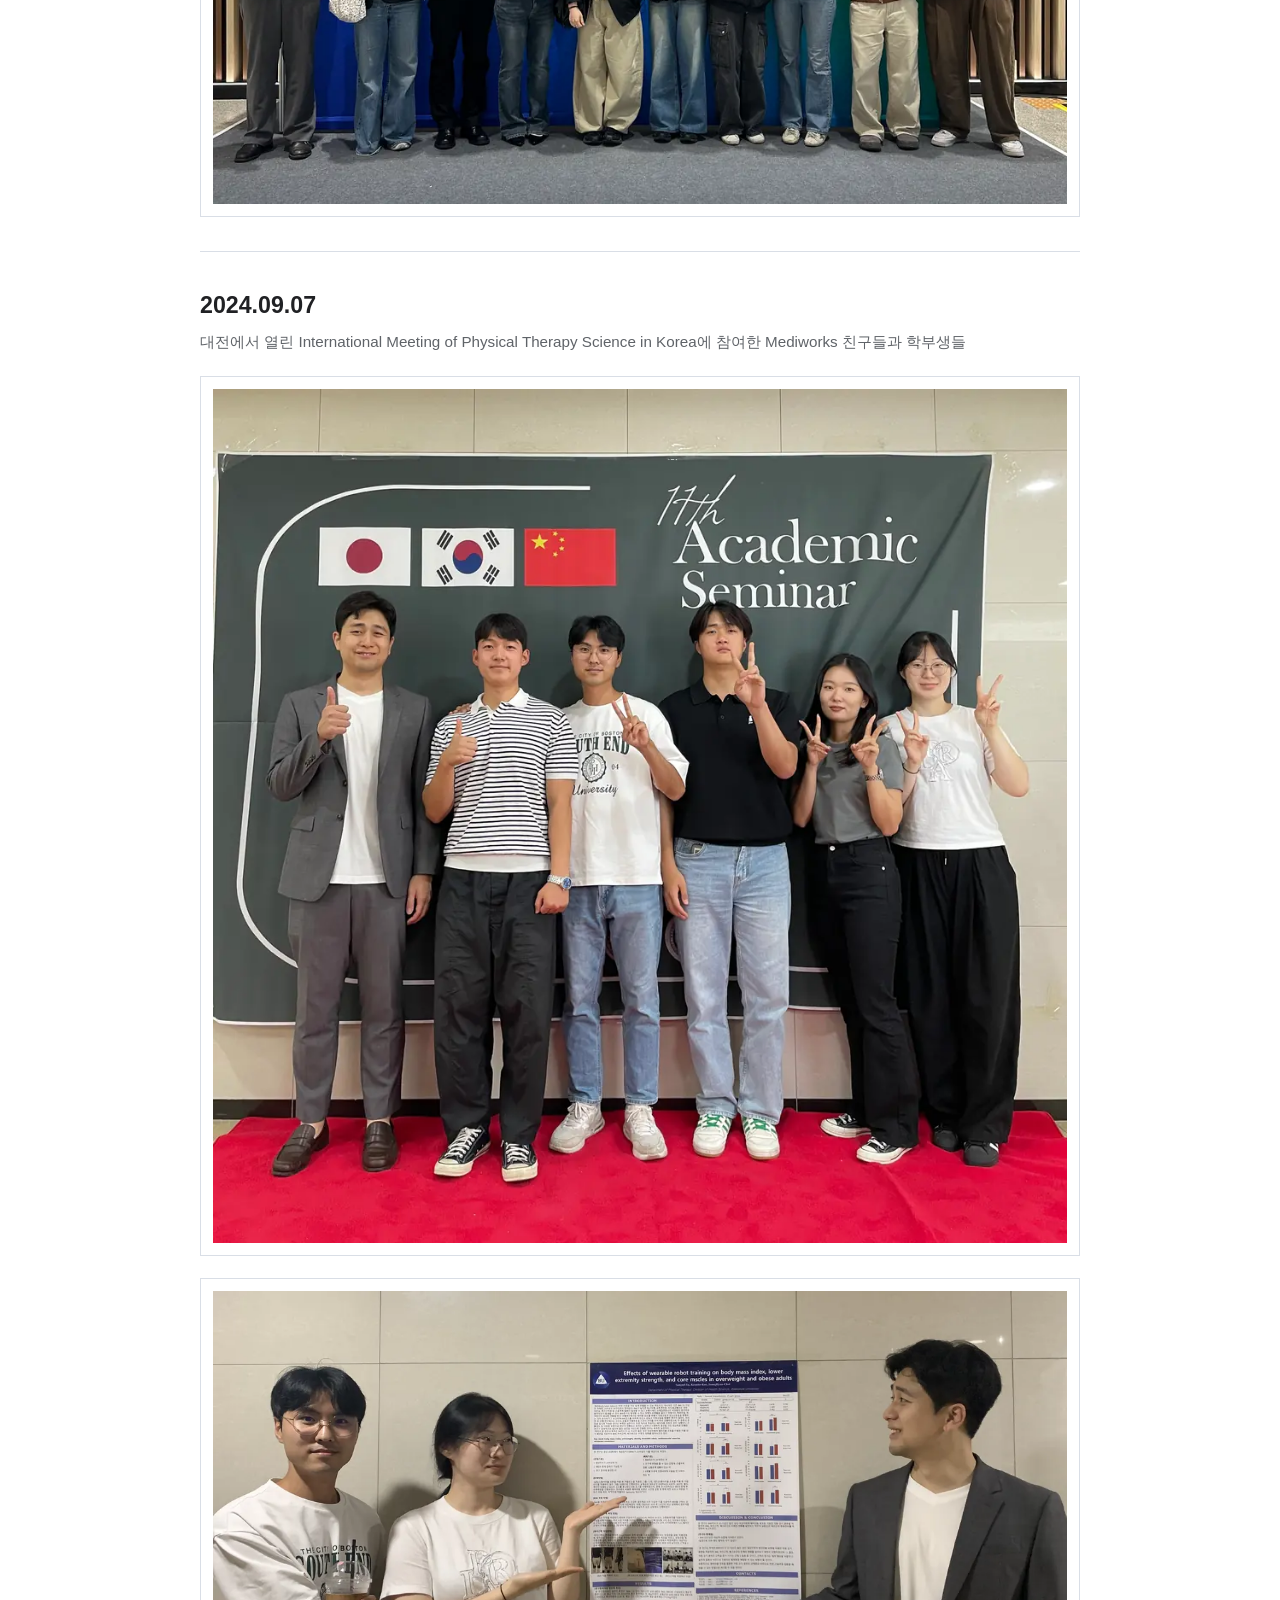
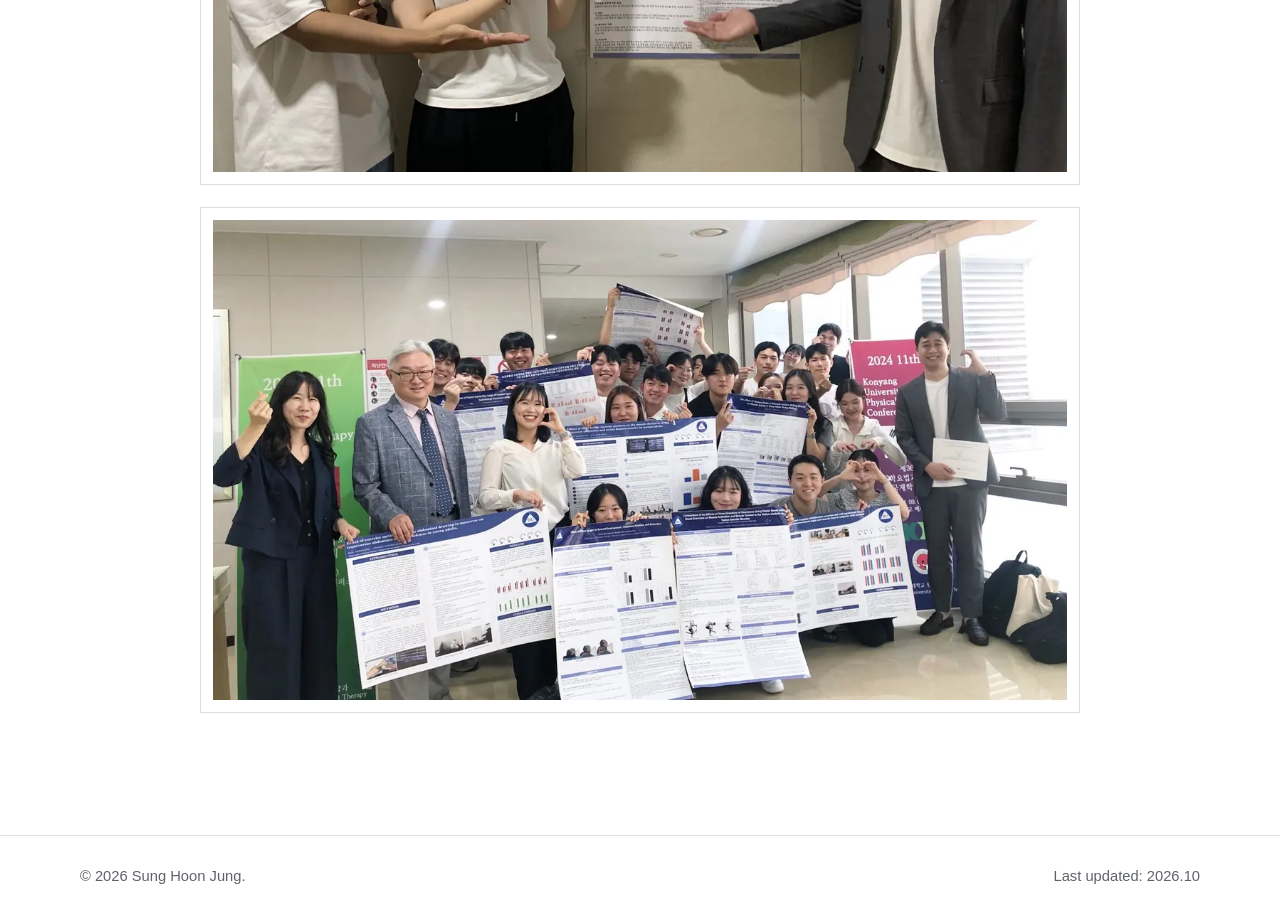
<file: photos.html>
<!doctype html>
<html lang="ko">
<head>
  <meta charset="utf-8" />
  <meta name="viewport" content="width=device-width, initial-scale=1" />
  <title>Photos | Sung Hoon Jung</title>
  <meta name="description" content="졸업식, 학술행사 등 연구실 활동 사진을 날짜별로 정리한 페이지입니다." />
  <meta property="og:type" content="website" />
  <meta property="og:site_name" content="Sung Hoon Jung" />
  <meta property="og:title" content="Photos | Sung Hoon Jung" />
  <meta property="og:description" content="졸업식, 학술행사 등 연구실 활동 사진을 날짜별로 정리한 페이지입니다." />
  <meta property="og:url" content="https://shjung66.github.io/photos.html" />
  <meta property="og:image" content="https://shjung66.github.io/assets/img/share/share-card.png" />
  <meta property="og:image:width" content="1200" />
  <meta property="og:image:height" content="600" />
  <meta property="og:image:alt" content="정성훈 교수 연구실, 백석대학교 물리치료학과" />
  <meta property="og:locale" content="ko_KR" />
  <link rel="icon" href="favicon.ico" sizes="any" />
  <link rel="icon" type="image/png" sizes="32x32" href="assets/img/icons/favicon-32.png" />
  <link rel="apple-touch-icon" href="assets/img/icons/apple-touch-icon.png" />
  <link rel="stylesheet" href="assets/css/styles.css" />
</head>
<body>
  <a class="skip-link" href="#main">본문으로 이동</a>
  <header class="site-header"><div class="container header-inner"><a class="site-title" href="index.html"><span class="site-title-main">정성훈</span><span class="site-title-sub">Sung Hoon Jung, Ph.D.</span></a><button class="nav-toggle" type="button" aria-expanded="false" aria-controls="site-nav">Menu</button><nav id="site-nav" class="site-nav" aria-label="주요 메뉴"><a href="index.html">Home</a><a href="research.html">Research</a><a href="people.html">People</a><a href="photos.html" aria-current="page">Photos</a><a href="contact.html">Contact</a></nav></div></header>

  <main id="main" class="page">
    <div class="container narrow">
      <h1>Photos</h1>

      <section class="content-section photo-section">
        <h2 class="photo-date">2026.10.16</h2>
        <p class="photo-caption">졸업논문으로 캡스톤디자인 경진대회에 참여한 지성이와 민기. 태권도 논문으로 최우수상을 수상한 지성이 👍</p>
        <div class="photo-grid">
          <div class="photo-card">
            <img src="assets/img/gallery/2026-10-16/thumbs/capstone-2026-10-16-01-thumb.webp" alt="Lab photo, 2026.10.16" loading="lazy" decoding="async" width="480" height="640" />
          </div>

          <div class="photo-card">
            <img src="assets/img/gallery/2026-10-16/thumbs/capstone-2026-10-16-02-thumb.webp" alt="Lab photo, 2026.10.16" loading="lazy" decoding="async" width="480" height="640" />
          </div>
        </div>
      </section>

      <section class="content-section photo-section">
        <h2 class="photo-date">2026.10.15</h2>
        <p class="photo-caption">대구에서 열린 14th World Congress for NeuroRehabilitation에서 포스터 발표한 호진이</p>
        <div class="photo-grid">
          <div class="photo-card photo-wide">
            <img src="assets/img/gallery/2026-10-15/thumbs/wcnr-2026-10-15-02-thumb.webp" alt="Lab photo, 2026.10.15" loading="lazy" decoding="async" width="480" height="360" />
          </div>

          <div class="photo-card">
            <img src="assets/img/gallery/2026-10-15/thumbs/wcnr-2026-10-15-01-thumb.webp" alt="Lab photo, 2026.10.15" loading="lazy" decoding="async" width="480" height="640" />
          </div>
        </div>
      </section>

      <section class="content-section photo-section">
        <h2 class="photo-date">2026.08.13</h2>
        <p class="photo-caption">호진이와 윤철이의 화창한 졸업식</p>
        <div class="photo-grid">
          <div class="photo-card">
            <img src="assets/img/gallery/2026-08-13/thumbs/graduation-2026-08-13-01-thumb.webp" alt="Lab photo, 2026.08.13" loading="lazy" decoding="async" width="480" height="640" />
          </div>

          <div class="photo-card">
            <img src="assets/img/gallery/2026-08-13/thumbs/graduation-2026-08-13-02-thumb.webp" alt="Lab photo, 2026.08.13" loading="lazy" decoding="async" width="480" height="640" />
          </div>

          <div class="photo-card">
            <img src="assets/img/gallery/2026-08-13/thumbs/graduation-2026-08-13-03-thumb.webp" alt="Lab photo, 2026.08.13" loading="lazy" decoding="async" width="480" height="640" />
          </div>

          <div class="photo-card">
            <img src="assets/img/gallery/2026-08-13/thumbs/graduation-2026-08-13-04-thumb.webp" alt="Lab photo, 2026.08.13" loading="lazy" decoding="async" width="480" height="640" />
          </div>
        </div>
      </section>

      <section class="content-section photo-section">
        <h2 class="photo-date">2026.04.11</h2>
        <p class="photo-caption">수원에서 열린 Asian Confederation for Physical Therapy에서. 포스터 발표한 호진이와, 참여한 학부생들</p>
        <div class="photo-grid">
          <div class="photo-card">
            <img src="assets/img/gallery/2026-04-11/thumbs/acpt-2026-04-11-01-thumb.webp" alt="Lab photo, 2026.04.11" loading="lazy" decoding="async" width="480" height="640" />
          </div>

          <div class="photo-card">
            <img src="assets/img/gallery/2026-04-11/thumbs/acpt-2026-04-11-02-thumb.webp" alt="Lab photo, 2026.04.11" loading="lazy" decoding="async" width="480" height="640" />
          </div>

          <div class="photo-card photo-wide">
            <img src="assets/img/gallery/2026-04-11/thumbs/acpt-2026-04-11-03-thumb.webp" alt="Lab photo, 2026.04.11" loading="lazy" decoding="async" width="480" height="360" />
          </div>
        </div>
      </section>

      <section class="content-section photo-section">
        <h2 class="photo-date">2024.09.07</h2>
        <p class="photo-caption">대전에서 열린 International Meeting of Physical Therapy Science in Korea에 참여한 Mediworks 친구들과 학부생들</p>
        <div class="photo-grid">
          <div class="photo-card photo-wide photo-square">
            <img src="assets/img/gallery/2024-09-07/thumbs/seminar-2024-09-07-01-thumb.webp" alt="Lab photo, 2024.09.07" loading="lazy" decoding="async" width="480" height="480" />
          </div>

          <div class="photo-card photo-wide photo-16x9">
            <img src="assets/img/gallery/2024-09-07/thumbs/seminar-2024-09-07-02-thumb.webp" alt="Lab photo, 2024.09.07" loading="lazy" decoding="async" width="480" height="270" />
          </div>

          <div class="photo-card photo-wide photo-16x9">
            <img src="assets/img/gallery/2024-09-07/thumbs/seminar-2024-09-07-03-thumb.webp" alt="Lab photo, 2024.09.07" loading="lazy" decoding="async" width="480" height="270" />
          </div>
        </div>
      </section>
    </div>
  </main>

  <footer class="site-footer"><div class="container footer-inner"><p>© <span id="year"></span> Sung Hoon Jung.</p><p>Last updated: 2026.10</p></div></footer>
  <script src="assets/js/main.js"></script>
  <!-- Visitor statistics (GoatCounter: no cookies, no personal data) -->
  <script data-goatcounter="https://shjung66.goatcounter.com/count"
          async src="https://gc.zgo.at/count.v5.js"
          crossorigin="anonymous"
          integrity="sha384-atnOLvQb9t+jTSipvd75X2yginT4PjVbqDdlJAmxMm+wYElFmeR6EmLP5bYeoRVQ"></script>
</body>
</html>
</file>
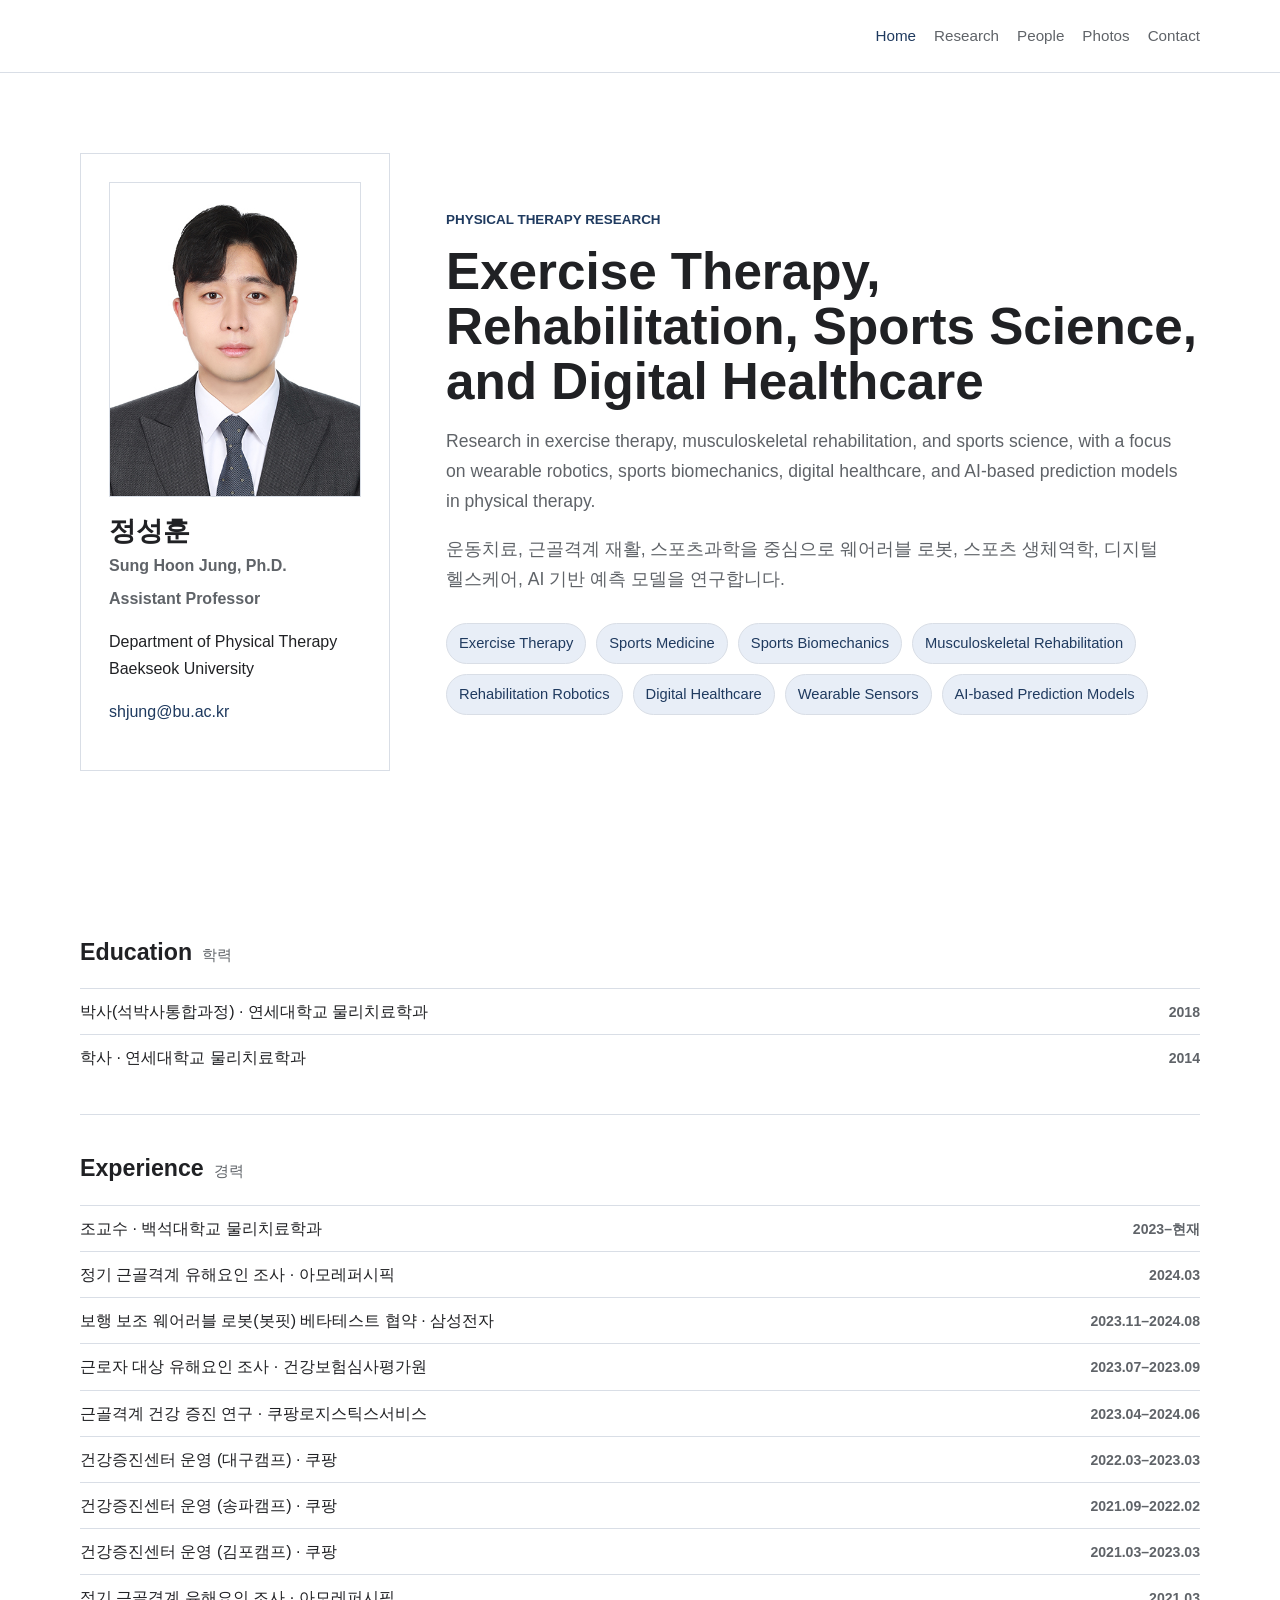
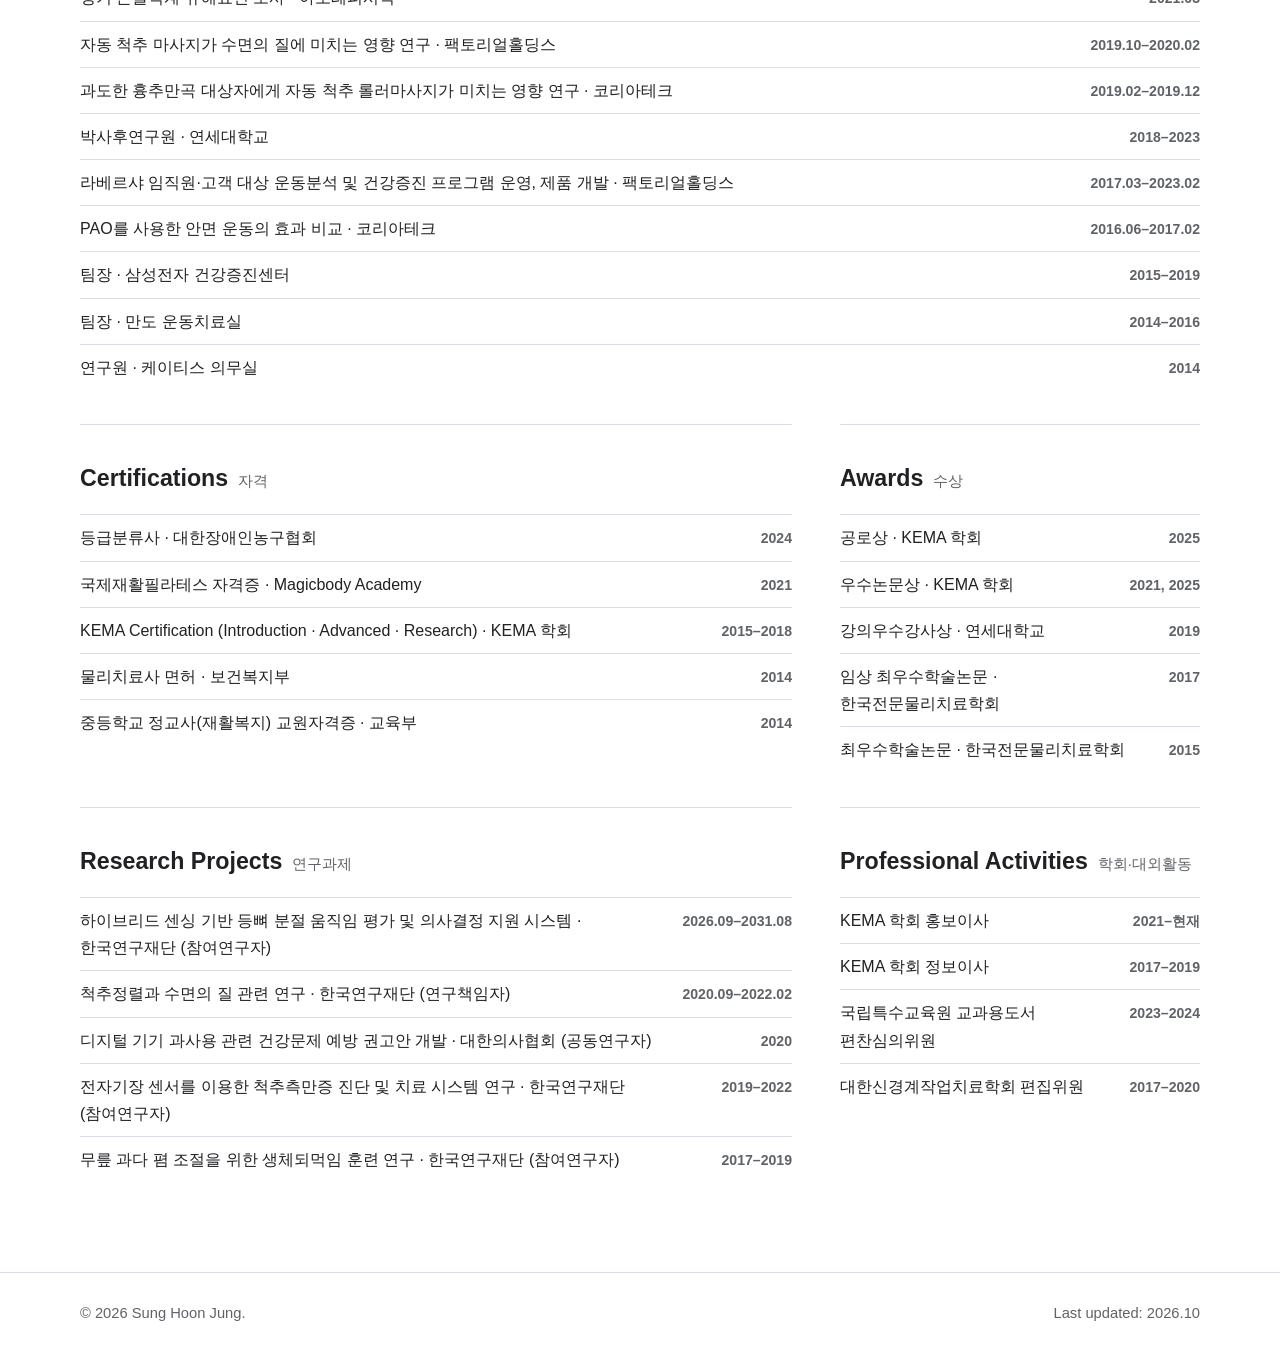
<file: profile.html>
<!doctype html>
<html lang="ko">
<head>
  <meta charset="utf-8" />
  <meta name="viewport" content="width=device-width, initial-scale=1" />
  <meta http-equiv="refresh" content="0; url=index.html" />
  <title>Profile Integrated | Sung Hoon Jung</title>
  <meta name="description" content="Profile has been integrated into the Home page." />
  <link rel="stylesheet" href="assets/css/styles.css" />
</head>
<body>
  <main class="page">
    <div class="container narrow">
      <h1>Profile</h1>
      <section class="content-section">
        <p>Profile has been integrated into the Home page.</p>
        <p><a class="text-link" href="index.html">Go to Home</a></p>
      </section>
    </div>
  </main>
</body>
</html>
</file>
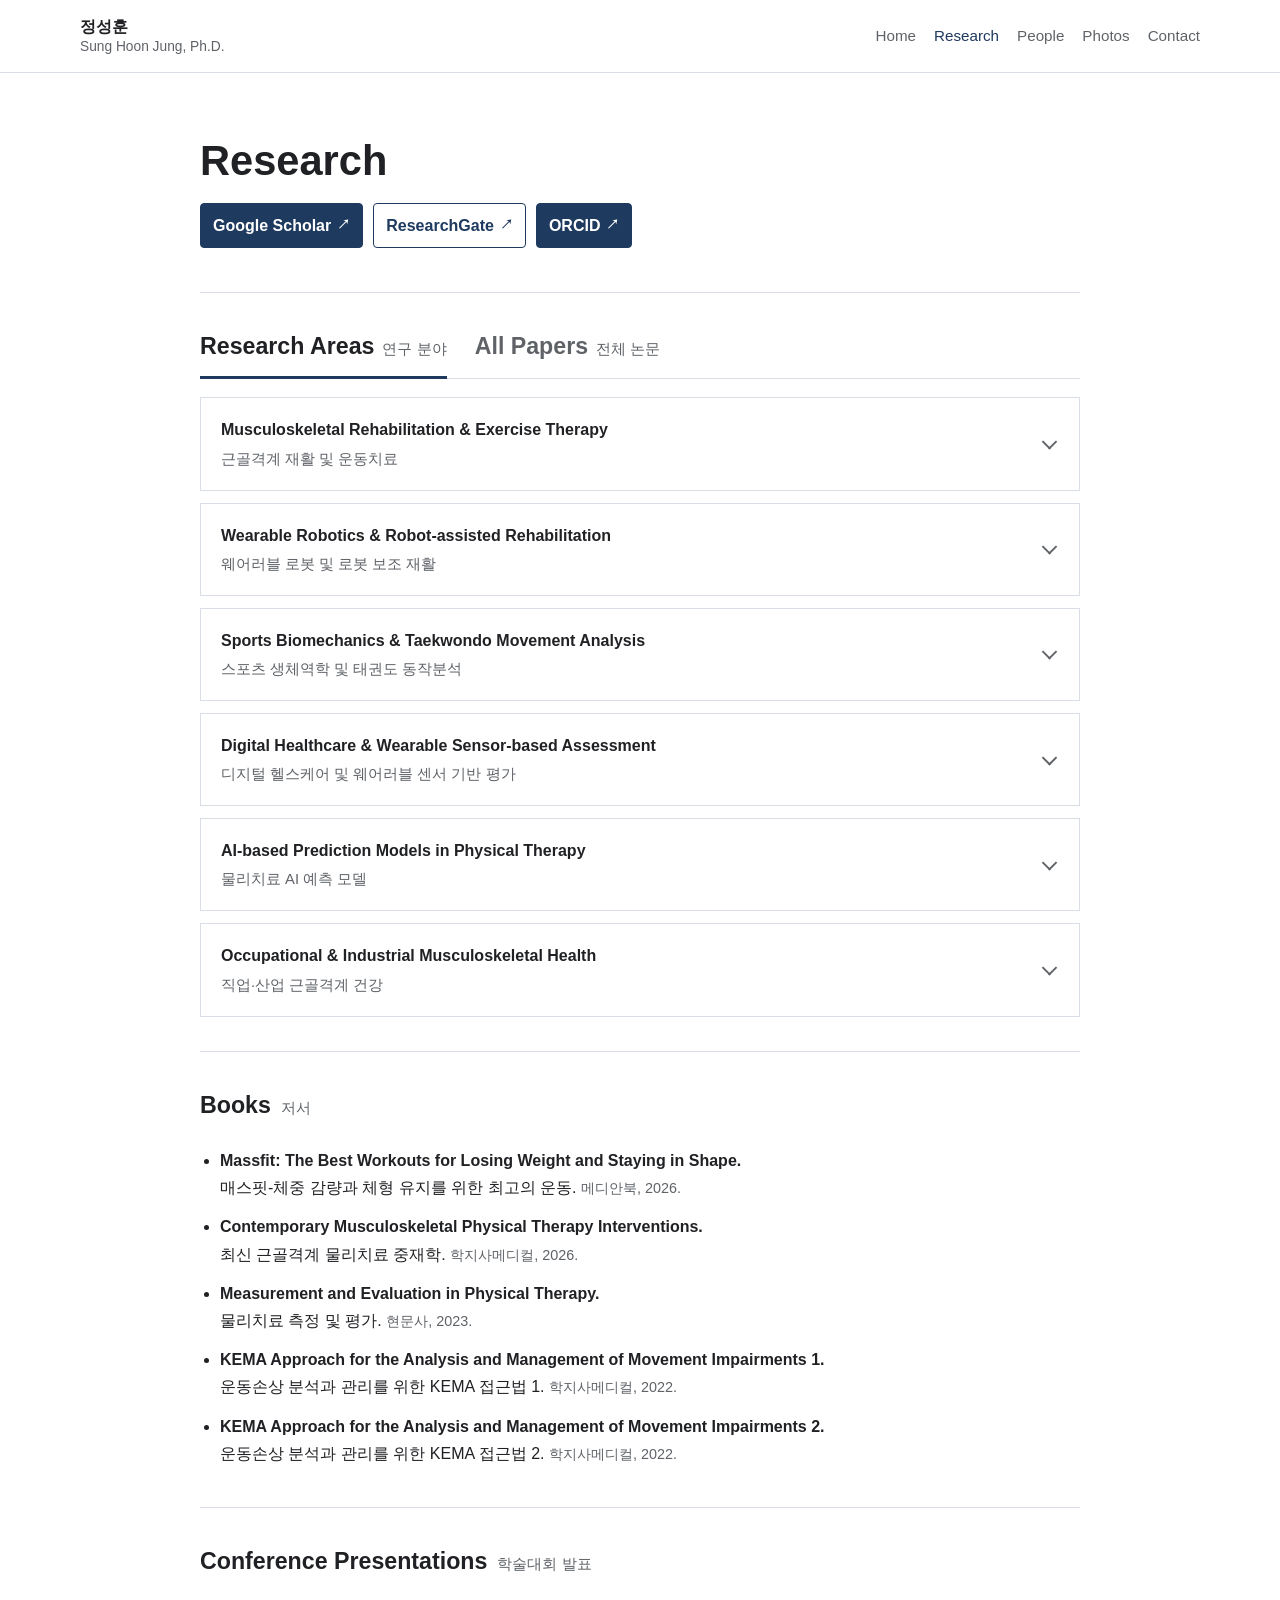
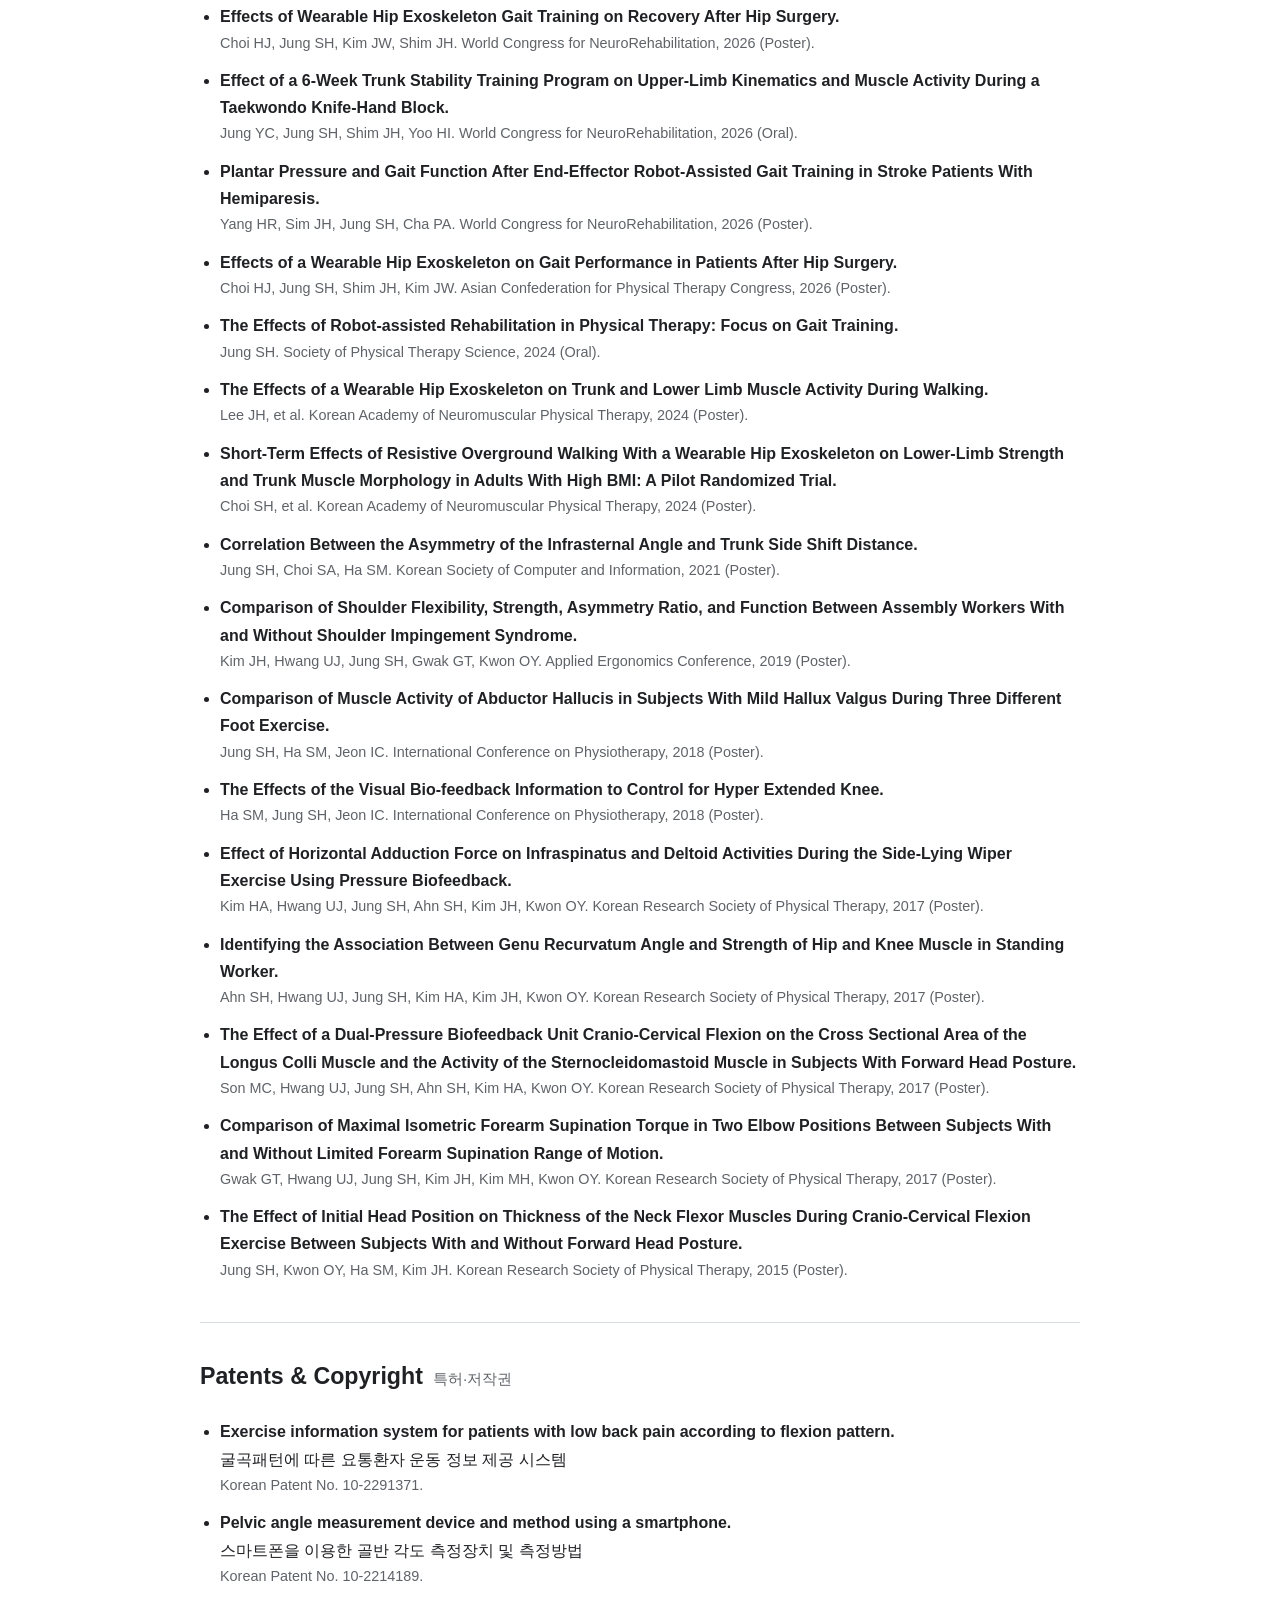
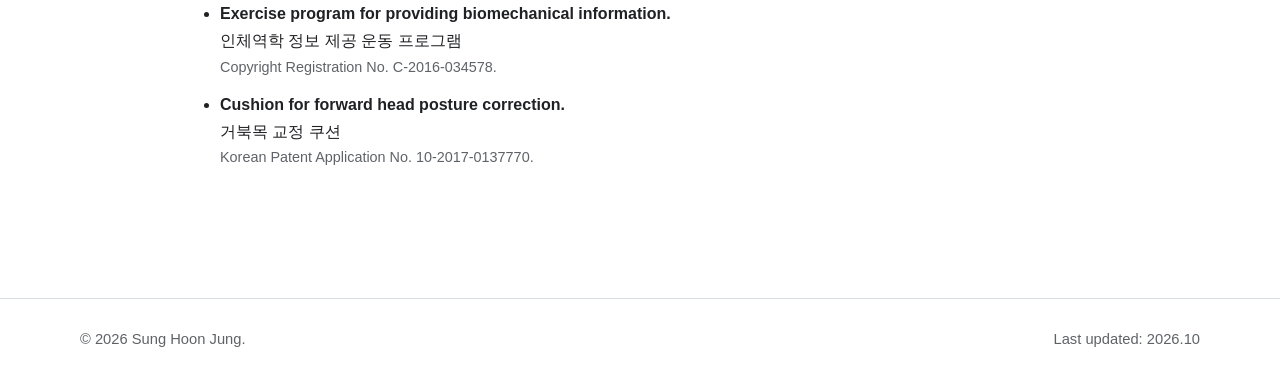
<file: publications.html>
<!doctype html>
<html lang="ko">
<head>
  <meta charset="utf-8" />
  <meta name="viewport" content="width=device-width, initial-scale=1" />
  <meta http-equiv="refresh" content="0; url=research.html" />
  <title>Publications Moved | Sung Hoon Jung</title>
  <meta name="description" content="Publications have been moved to the Research page." />
  <link rel="stylesheet" href="assets/css/styles.css" />
</head>
<body>
  <main class="page">
    <div class="container narrow">
      <h1>Publications</h1>
      <section class="content-section">
        <p>Publications have been moved to the Research page.</p>
        <p><a class="text-link" href="research.html">Go to Research</a></p>
      </section>
    </div>
  </main>
</body>
</html>
</file>
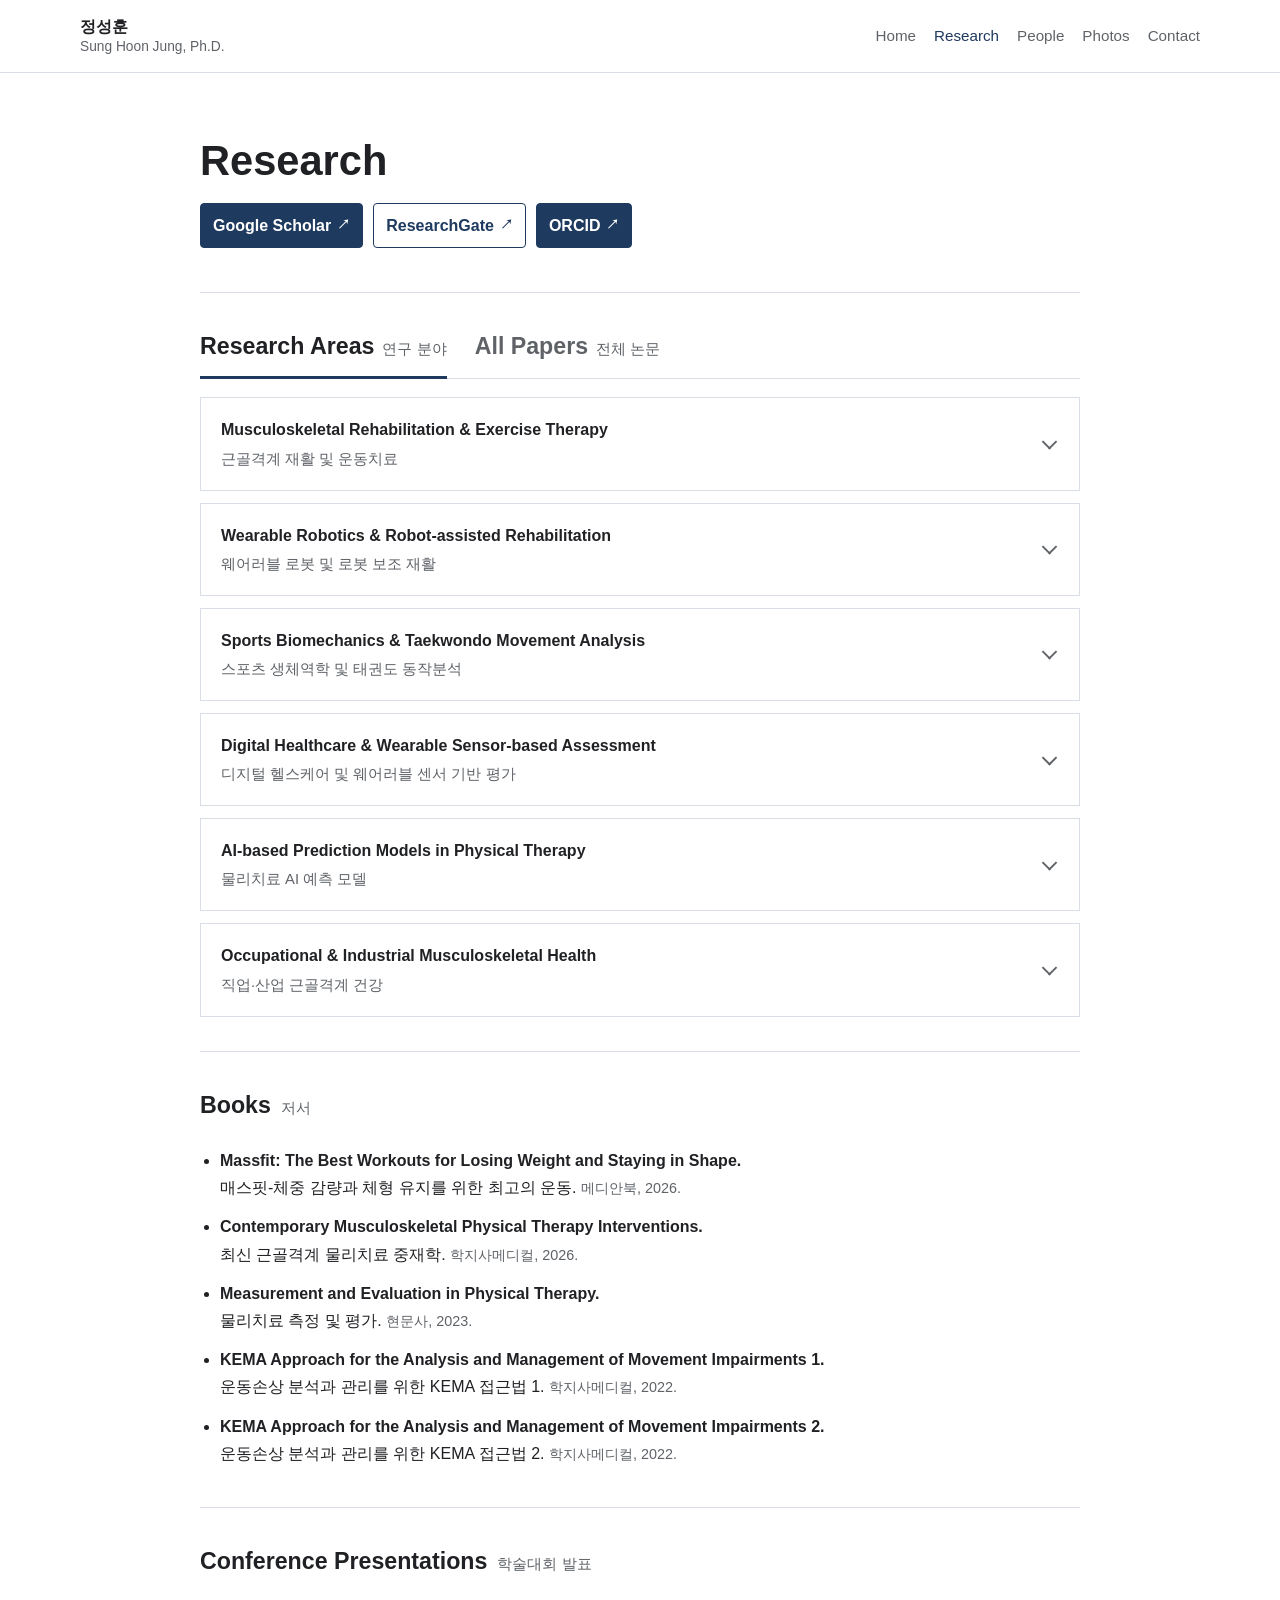
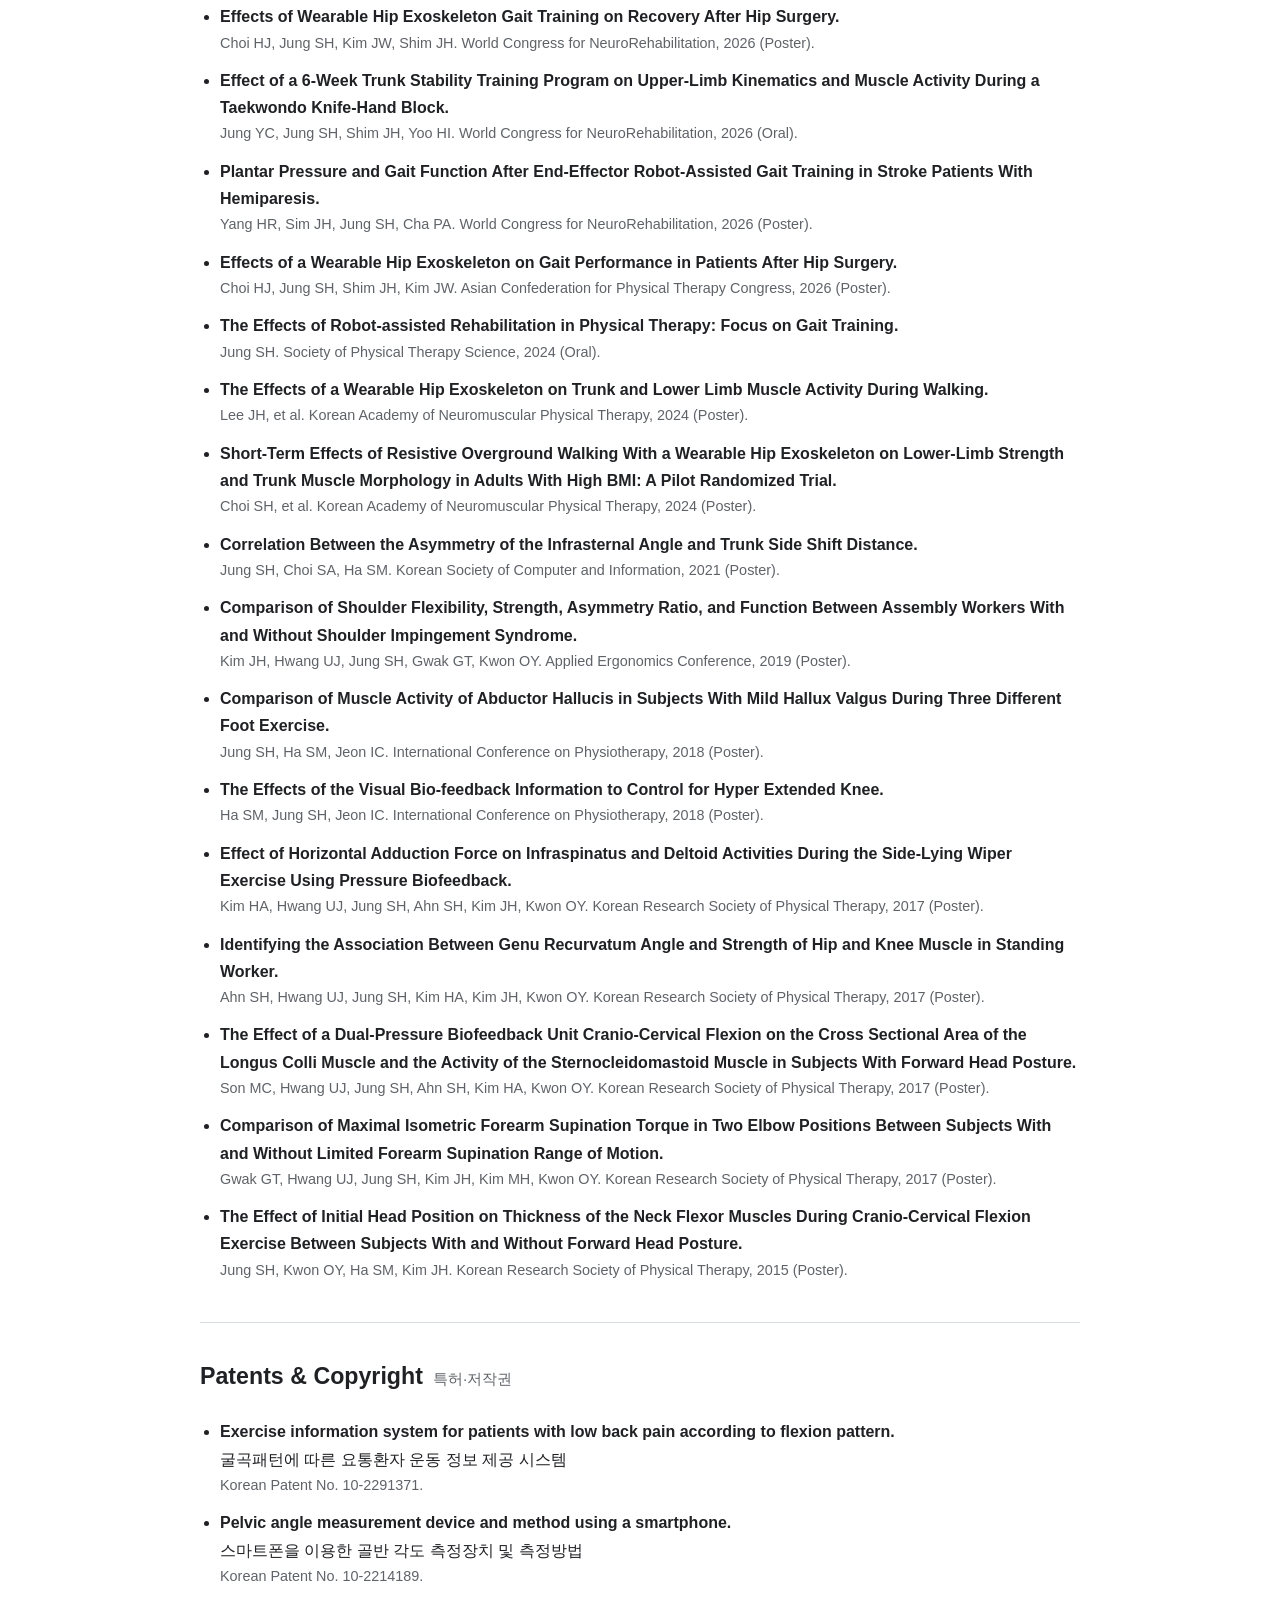
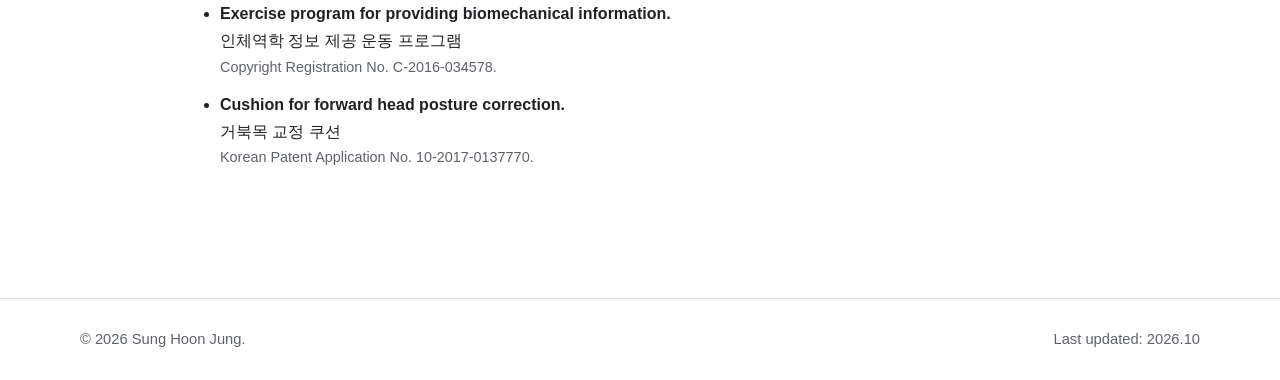
<file: research.html>
﻿<!doctype html>
<html lang="ko">
<head>
  <meta charset="utf-8" />
  <meta name="viewport" content="width=device-width, initial-scale=1" />
  <title>Research | Sung Hoon Jung</title>
  <meta name="description" content="정성훈 교수의 연구 분야별 연구 목록과 저서, 학술대회 발표, 특허를 정리한 페이지입니다." />
  <meta property="og:type" content="website" />
  <meta property="og:site_name" content="Sung Hoon Jung" />
  <meta property="og:title" content="Research | Sung Hoon Jung" />
  <meta property="og:description" content="정성훈 교수의 연구 분야별 연구 목록과 저서, 학술대회 발표, 특허를 정리한 페이지입니다." />
  <meta property="og:url" content="https://shjung66.github.io/research.html" />
  <meta property="og:image" content="https://shjung66.github.io/assets/img/share/share-card.png" />
  <meta property="og:image:width" content="1200" />
  <meta property="og:image:height" content="600" />
  <meta property="og:image:alt" content="정성훈 교수 연구실, 백석대학교 물리치료학과" />
  <meta property="og:locale" content="ko_KR" />
  <link rel="icon" href="favicon.ico" sizes="any" />
  <link rel="icon" type="image/png" sizes="32x32" href="assets/img/icons/favicon-32.png" />
  <link rel="apple-touch-icon" href="assets/img/icons/apple-touch-icon.png" />
  <link rel="stylesheet" href="assets/css/styles.css" />
</head>
<body>
  <a class="skip-link" href="#main">본문으로 이동</a>
  <header class="site-header"><div class="container header-inner"><a class="site-title" href="index.html"><span class="site-title-main">정성훈</span><span class="site-title-sub">Sung Hoon Jung, Ph.D.</span></a><button class="nav-toggle" type="button" aria-expanded="false" aria-controls="site-nav">Menu</button><nav id="site-nav" class="site-nav" aria-label="주요 메뉴"><a href="index.html">Home</a><a href="research.html" aria-current="page">Research</a><a href="people.html">People</a><a href="photos.html">Photos</a><a href="contact.html">Contact</a></nav></div></header>

  <main id="main" class="page">
    <div class="container narrow">
      <h1>Research</h1>
      <div class="publication-profile-links research-profile-links">
        <a class="scholar-button external-link" href="https://scholar.google.co.kr/citations?hl=ko&amp;user=8a1fRHwAAAAJ" target="_blank" rel="noopener noreferrer" aria-label="Open Google Scholar profile" title="Open Google Scholar profile">Google Scholar</a>
        <a class="researchgate-button external-link" href="https://www.researchgate.net/profile/Sunghoon-Jung-3?ev=hdr_xprf" target="_blank" rel="noopener noreferrer" aria-label="Open ResearchGate profile" title="Open ResearchGate profile">ResearchGate</a>
        <a class="orcid-button external-link" href="https://orcid.org/0000-0002-3704-1514" target="_blank" rel="noopener noreferrer" aria-label="Open ORCID profile" title="Open ORCID profile">ORCID</a>
      </div>

      <section class="content-section research-section">
        <h2 class="research-heading">Research Areas <span class="section-title-ko">연구 분야</span></h2>
        <div class="research-tabs" role="tablist" aria-label="연구 목록 보기" hidden>
          <button type="button" class="research-tab" role="tab" id="tab-areas" aria-controls="panel-areas" aria-selected="true">Research Areas <span class="section-title-ko">연구 분야</span></button>
          <button type="button" class="research-tab" role="tab" id="tab-all" aria-controls="panel-all" aria-selected="false" tabindex="-1">All Papers <span class="section-title-ko">전체 논문</span></button>
        </div>
        <div class="research-panel" id="panel-areas" role="tabpanel" aria-labelledby="tab-areas">
        <div class="research-accordion">
          <details class="research-area">
            <summary>
              <span class="research-area-title">Musculoskeletal Rehabilitation & Exercise Therapy</span>
              <span class="research-area-title-ko">근골격계 재활 및 운동치료</span>
            </summary>
            <div class="research-area-content">
              <p>This area focuses on musculoskeletal dysfunction, postural alignment, pain, muscle function, and exercise-based intervention in clinical and community populations.</p>
              <p>근골격계 기능부전, 자세 정렬, 통증, 근기능, 운동치료 기반 중재를 중심으로 임상 및 지역사회 대상자의 기능 회복을 연구합니다.</p>
              <h3>Related Studies</h3>
              <ul class="research-study-list">
                <li class="research-study" data-paper-id="C01"><span class="study-title">Association Between Lower-Limb Muscle Stiffness and Low Back Pain and the Effects of Extracorporeal Shock Wave Therapy in Older Female Sewing Machine Operators</span><span class="study-meta">M.S. Research</span><span class="publication-status status-current">In progress</span></li>
                <li class="research-study" data-paper-id="C02"><span class="study-title">Relationship Between Musculoskeletal Pain and Sleep</span><span class="study-meta">M.S. Research</span><span class="publication-status status-current">In progress</span></li>
                <li class="research-study" data-paper-id="P32" data-date="2025-08-31"><span class="study-title"><a href="https://www.kci.go.kr/kciportal/ci/sereArticleSearch/ciSereArtiView.kci?sereArticleSearchBean.artiId=ART003237842" target="_blank" rel="noopener noreferrer">The Effects of Pencil Grip Type on Adductor Pollicis Muscle Thickness and Angles of Thumb Extension and Abduction</a></span><span class="study-authors">Min&nbsp;SY, <strong>Jung&nbsp;SH*</strong>, Choi&nbsp;SA</span><span class="study-meta">Korean Journal of Neuromuscular Rehabilitation, 2025.08.31</span><span class="publication-status index-tag" title="Korea Citation Index">KCI</span></li>
                <li class="research-study" data-paper-id="P29" data-date="2025-06-30"><span class="study-title"><a href="https://doi.org/10.29273/jmst.2025.9.1.72" target="_blank" rel="noopener noreferrer">Relationships Among Sleep Quality, Postural Alignment, Muscle Strength, and Psychological Health in Healthy Adults</a></span><span class="study-authors">Kim&nbsp;JH, Choi&nbsp;SA, <strong>Jung&nbsp;SH*</strong></span><span class="study-meta">Journal of Musculoskeletal Science and Technology, 2025.06.30</span><span class="publication-status index-tag" title="Korea Citation Index">KCI</span></li>
                <li class="research-study" data-paper-id="P26" data-date="2025-06"><span class="study-title"><a href="https://doi.org/10.1016/j.jbmt.2024.12.014" target="_blank" rel="noopener noreferrer">Comparison of the Sagittal Distance of Cervical Protraction and Retraction Ratio Between Females With and Without Neck Pain</a></span><span class="study-authors">Lee&nbsp;YJ, <strong>Jung&nbsp;SH</strong>, Yoo&nbsp;HI, Kwon&nbsp;OY*</span><span class="study-meta">Journal of Bodywork and Movement Therapies, 2025.06</span><span class="publication-status index-tag" title="Scopus">SCOPUS</span></li>
                <li class="research-study" data-paper-id="P25" data-date="2025-04-20"><span class="study-title"><a href="https://doi.org/10.12674/ptk.2025.32.1.12" target="_blank" rel="noopener noreferrer">A Comparison of Lumbopelvic Stability and Knee Muscle Strength With and Without Chronic Low Back Pain in Female Caregivers: A Cross-sectional Study</a></span><span class="study-authors">Jung&nbsp;JH, Yi&nbsp;CH, Jeon&nbsp;HS, <strong>Jung&nbsp;SH</strong>, Kwon&nbsp;OY*</span><span class="study-meta">Physical Therapy Korea, 2025.04.20</span><span class="publication-status index-tag" title="Korea Citation Index">KCI</span></li>
                <li class="research-study" data-paper-id="P24" data-date="2025-04-20"><span class="study-title"><a href="https://doi.org/10.12674/ptk.2025.32.1.76" target="_blank" rel="noopener noreferrer">Relationship Between Craniovertebral Angle and Upper Trapezius Muscle Stiffness and Tone in Office Workers</a></span><span class="study-authors">Lee&nbsp;YJ, <strong>Jung&nbsp;SH</strong>, Kim&nbsp;JH, Kwon&nbsp;OY*</span><span class="study-meta">Physical Therapy Korea, 2025.04.20</span><span class="publication-status index-tag" title="Korea Citation Index">KCI</span></li>
                <li class="research-study" data-paper-id="P21" data-date="2024-08-31"><span class="study-title"><a href="https://www.kci.go.kr/kciportal/ci/sereArticleSearch/ciSereArtiView.kci?sereArticleSearchBean.artiId=ART003112317" target="_blank" rel="noopener noreferrer">Effect of Self- and Manual-Myofascial Release on the Pectoralis Minor Index and the Muscle Tone in Individuals With Round Shoulder</a></span><span class="study-authors">Lee&nbsp;JH, Pak&nbsp;YJ, <strong>Jung&nbsp;SH*</strong>, Choi&nbsp;SA</span><span class="study-meta">Korean Journal of Neuromuscular Rehabilitation, 2024.08.31</span><span class="publication-status index-tag" title="Korea Citation Index">KCI</span></li>
                <li class="research-study" data-paper-id="P18" data-date="2023-08-20"><span class="study-title"><a href="https://doi.org/10.12674/ptk.2023.30.3.194" target="_blank" rel="noopener noreferrer">Relationship Between Lower-limb Strength and Y-balance Test in Elderly Women</a></span><span class="study-authors">Kim&nbsp;EH, <strong>Jung&nbsp;SH</strong>, Yoo&nbsp;HI, Baek&nbsp;YJ, Kwon&nbsp;OY*</span><span class="study-meta">Physical Therapy Korea, 2023.08.20</span><span class="publication-status index-tag" title="Korea Citation Index">KCI</span></li>
                <li class="research-study" data-paper-id="P15" data-date="2023-03"><span class="study-title"><a href="https://doi.org/10.1016/j.jos.2021.12.005" target="_blank" rel="noopener noreferrer">Comparison of Acromiohumeral Distance and Glenohumeral Internal Rotation Angle Between the Empty Can Test and Modified Empty Can Test: “Thumb Pointing Down” Versus “Elbow Pointing Laterally”</a></span><span class="study-authors">Yoo&nbsp;HI, Hwang&nbsp;UJ, <strong>Jung&nbsp;SH</strong>, Weon&nbsp;YS, Kwon&nbsp;OY*</span><span class="study-meta">Journal of Orthopaedic Science, 2023.03</span><span class="publication-status index-tag" title="Science Citation Index Expanded">SCIE</span></li>
                <li class="research-study" data-paper-id="P14" data-date="2022-12-31"><span class="study-title"><a href="https://doi.org/10.29273/jmst.2022.6.2.80" target="_blank" rel="noopener noreferrer">The Effects of Transverse Arch Insole Application on Body Stability in Subject With Flat Foot</a></span><span class="study-authors"><strong>Jung&nbsp;SH</strong>, Weon&nbsp;YS, Ha&nbsp;SM*</span><span class="study-meta">Journal of Musculoskeletal Science and Technology, 2022.12.31</span><span class="publication-status index-tag" title="Korea Citation Index">KCI</span></li>
                <li class="research-study" data-paper-id="P13" data-date="2022-12-31"><span class="study-title"><a href="https://doi.org/10.29273/jmst.2022.6.2.71" target="_blank" rel="noopener noreferrer">Relationship Between Cross-Sectional Area and Function of Core Muscles: An MRI Study</a></span><span class="study-authors">Gwak&nbsp;GT, Hwang&nbsp;UJ, <strong>Jung&nbsp;SH</strong>, Kim&nbsp;JH, Kwon&nbsp;OY*</span><span class="study-meta">Journal of Musculoskeletal Science and Technology, 2022.12.31</span><span class="publication-status index-tag" title="Korea Citation Index">KCI</span></li>
                <li class="research-study" data-paper-id="P12" data-date="2022-11-20"><span class="study-title"><a href="https://doi.org/10.12674/ptk.2022.29.4.249" target="_blank" rel="noopener noreferrer">The Relationship Between Hip Abductor and Pelvic Drop During Lateral Step Down in the Elderly</a></span><span class="study-authors">Lee&nbsp;YK, <strong>Jung&nbsp;SH</strong>, Yoo&nbsp;HI, Kwon&nbsp;OY*</span><span class="study-meta">Physical Therapy Korea, 2022.11.20</span><span class="publication-status index-tag" title="Korea Citation Index">KCI</span></li>
                <li class="research-study" data-paper-id="P04" data-date="2022-10-31"><span class="study-title"><a href="https://doi.org/10.18857/jkpt.2022.34.5.272" target="_blank" rel="noopener noreferrer">Comparison of Subjective and Objective Sleep Quality in Subjects With and Without Hyper-kyphosis</a></span><span class="study-authors">Kim&nbsp;JH, Hwang&nbsp;UJ, Choi&nbsp;SA, <strong>Jung&nbsp;SH*</strong></span><span class="study-meta">The Journal of Korean Physical Therapy, 2022.10.31</span><span class="publication-status index-tag" title="Korea Citation Index">KCI</span></li>
                <li class="research-study" data-paper-id="P11" data-date="2022-08-20"><span class="study-title"><a href="https://doi.org/10.12674/ptk.2022.29.3.208" target="_blank" rel="noopener noreferrer">The Immediate Effect of Medial Arch Support on Dynamic Knee Valgus During Stair Descent and Its Relationship With the Severity of Pronated Feet</a></span><span class="study-authors">Yoo&nbsp;HI, <strong>Jung&nbsp;SH</strong>, Lee&nbsp;DE, Ahn&nbsp;IK, Kwon&nbsp;OY*</span><span class="study-meta">Physical Therapy Korea, 2022.08.20</span><span class="publication-status index-tag" title="Korea Citation Index">KCI</span></li>
                <li class="research-study" data-paper-id="P10" data-date="2022-07-20"><span class="study-title"><a href="https://doi.org/10.3233/IES-210181" target="_blank" rel="noopener noreferrer">Comparison of Scapular Upward Rotator Muscle Activities and Activity Ratios During Three Scapular Upward Rotator Strengthening Exercises</a></span><span class="study-authors">Kim&nbsp;JH, Kwon&nbsp;OY*, Hwang&nbsp;UJ, <strong>Jung&nbsp;SH</strong>, Ahn&nbsp;SH, Gwak&nbsp;GT</span><span class="study-meta">Isokinetics and Exercise Science, 2022.07.20</span><span class="publication-status index-tag" title="Science Citation Index Expanded">SCIE</span></li>
                <li class="research-study" data-paper-id="P09" data-date="2022-07"><span class="study-title"><a href="https://doi.org/10.1016/j.clinbiomech.2022.105707" target="_blank" rel="noopener noreferrer">Effect of Improved Thoracic Kyphosis on Forward Shoulder Posture After Mobilization in Individuals With Thoracic Hyperkyphosis</a></span><span class="study-authors"><strong>Jung&nbsp;SH</strong>, Hwang&nbsp;UJ, Kim&nbsp;JH, Gwak&nbsp;GT, Kwon&nbsp;OY*</span><span class="study-meta">Clinical Biomechanics, 2022.07</span><span class="publication-status index-tag" title="Science Citation Index Expanded">SCIE</span></li>
                <li class="research-study" data-paper-id="P08" data-date="2022-05-20"><span class="study-title"><a href="https://doi.org/10.12674/ptk.2022.29.2.165" target="_blank" rel="noopener noreferrer">Comparison of the Scapular Muscles Activity Between Individuals With and Without Scapular Winging During Shoulder Flexion With Load</a></span><span class="study-authors">Jung&nbsp;JH, Kang&nbsp;ST, <strong>Jung&nbsp;SH</strong>, Kwon&nbsp;OY*</span><span class="study-meta">Physical Therapy Korea, 2022.05.20</span><span class="publication-status index-tag" title="Korea Citation Index">KCI</span></li>
                <li class="research-study" data-paper-id="P07" data-date="2022-05-11"><span class="study-title"><a href="https://doi.org/10.3233/BMR-210143" target="_blank" rel="noopener noreferrer">Does Mobilisation of the Thoracic Spine Using Mechanical Massage Affect Diaphragmatic Excursion in Individuals With Thoracic Hyperkyphosis?</a></span><span class="study-authors"><strong>Jung&nbsp;SH</strong>, Hwang&nbsp;UJ, Ahn&nbsp;SH, Kim&nbsp;JH, Kwon&nbsp;OY*</span><span class="study-meta">Journal of Back and Musculoskeletal Rehabilitation, 2022.05.11</span><span class="publication-status index-tag" title="Science Citation Index Expanded">SCIE</span></li>
                <li class="research-study" data-paper-id="P06" data-date="2022-03-07"><span class="study-title"><a href="https://doi.org/10.3233/BMR-200251" target="_blank" rel="noopener noreferrer">Effects of Abdominal Drawing-in Maneuver With or Without Prior Iliopsoas Stretching on Gluteus Maximus Activity During Prone Hip Extension</a></span><span class="study-authors">Park&nbsp;KY, Jeon&nbsp;IC*, Hwang&nbsp;UJ, <strong>Jung&nbsp;SH</strong>, Ha&nbsp;SM, Yim&nbsp;SY</span><span class="study-meta">Journal of Back and Musculoskeletal Rehabilitation, 2022.03.07</span><span class="publication-status index-tag" title="Science Citation Index Expanded">SCIE</span></li>
                <li class="research-study" data-paper-id="P05" data-date="2022-03-07"><span class="study-title"><a href="https://doi.org/10.3233/BMR-200315" target="_blank" rel="noopener noreferrer">Differences in Neck Muscle Activity According to Lying Positions Using a Smartphone</a></span><span class="study-authors">Ahn&nbsp;SH, <strong>Jung&nbsp;SH</strong>, Kim&nbsp;HA, Kim&nbsp;JH, Weon&nbsp;YS, Kwon&nbsp;OY*</span><span class="study-meta">Journal of Back and Musculoskeletal Rehabilitation, 2022.03.07</span><span class="publication-status index-tag" title="Science Citation Index Expanded">SCIE</span></li>
                <li class="research-study" data-paper-id="P03" data-date="2021-12-31"><span class="study-title"><a href="https://doi.org/10.29273/jmst.2021.5.2.67" target="_blank" rel="noopener noreferrer">Comparison of Muscle Activity of the Erector Spinae According to Thoracic Spine Extension Mobility</a></span><span class="study-authors">Choi&nbsp;SA, <strong>Jung&nbsp;SH*</strong></span><span class="study-meta">Journal of Musculoskeletal Science and Technology, 2021.12.31</span><span class="publication-status index-tag" title="Korea Citation Index">KCI</span></li>
              </ul>
            </div>
          </details>

          <details class="research-area">
            <summary><span class="research-area-title">Wearable Robotics & Robot-assisted Rehabilitation</span><span class="research-area-title-ko">웨어러블 로봇 및 로봇 보조 재활</span></summary>
            <div class="research-area-content">
              <p>This area investigates wearable hip exoskeletons and robot-assisted rehabilitation for gait, balance, muscle activation, and clinical recovery.</p>
              <p>웨어러블 고관절 외골격 로봇과 로봇 보조 재활을 활용하여 보행, 균형, 근활성도, 수술 후 기능 회복을 연구합니다.</p>
              <h3>Related Studies</h3>
              <ul class="research-study-list">
                <li class="research-study" data-paper-id="C05"><span class="study-title">Effects of an Exoskeleton Robot-Assisted Intervention on Gait in Individuals With Excessive Pelvic Rotation</span><span class="study-meta">Undergraduate Research</span><span class="publication-status status-current">In progress</span></li>
                <li class="research-study" data-paper-id="R02"><span class="study-title">Effects of Wearable Hip Exoskeleton-Assisted Gait Training on Gait Speed, Balance, and Function in Patients After Hip Surgery: A Randomized Controlled Trial</span><span class="study-meta">M.S. Research</span><span class="publication-status status-review">Under review</span></li>
                <li class="research-study" data-paper-id="R06"><span class="study-title"><a href="https://preprints.jmir.org/preprint/98399" target="_blank" rel="noopener noreferrer">Wearable Hip Exoskeleton-Assisted Walking on Exercise Continuation Intention and Perceived Benefits in Young Adults: Randomized Crossover Trial</a></span><span class="study-meta">Undergraduate Research</span><span class="publication-status status-review">Under review</span></li>
                <li class="research-study" data-paper-id="R07"><span class="study-title">Effects of the Stepwise Resistance Mode of a Wearable Hip Exoskeleton Robot on Trunk and Lower-Extremity Muscle Activity During the Gait Cycle in Healthy Adults</span><span class="study-meta">Undergraduate Research</span><span class="publication-status status-review">Under review</span></li>
                <li class="research-study" data-paper-id="R08"><span class="study-title">Mode-Specific Effects of a Wearable Hip Exoskeleton on Muscle Activation and Joint Kinematics During Stair Ascent</span><span class="study-meta">Undergraduate Research</span><span class="publication-status status-review">Under review</span></li>
                <li class="research-study" data-paper-id="R09" data-date="2026-11-19"><span class="study-title"><a href="https://doi.org/10.1177/09287329261506774" target="_blank" rel="noopener noreferrer">Short-Term Effects of Resistive Overground Walking With a Wearable Hip Exoskeleton on Lower-Limb Strength and Trunk Muscle Morphology in Adults With High BMI: A Pilot Randomized Trial</a></span><span class="study-authors">Choi&nbsp;SH, Yu&nbsp;SM, Koo&nbsp;KH, Shim&nbsp;JH, Suh&nbsp;HR, Lee&nbsp;HJ, <strong>Jung&nbsp;SH*</strong></span><span class="study-meta">Technology and Health Care, 2026.11.19</span><span class="publication-status index-tag" title="Science Citation Index Expanded">SCIE</span></li>
                <li class="research-study" data-paper-id="R01" data-date="2026-06-30"><span class="study-title"><a href="https://www.jkema.org/archive/view_article?pid=jkema-10-1-52" target="_blank" rel="noopener noreferrer">Effects of a Wearable Hip Exoskeleton on Gait Performance in Patients After Hip Surgery</a></span><span class="study-authors">Choi&nbsp;HJ, <strong>Jung&nbsp;SH*</strong></span><span class="study-meta">Journal of Musculoskeletal Science and Technology, 2026.06.30</span><span class="publication-status index-tag" title="Korea Citation Index">KCI</span></li>
                <li class="research-study" data-paper-id="P23" data-date="2024-12-31"><span class="study-title"><a href="https://www.jkema.org/archive/view_article?pid=jkema-8-2-118" target="_blank" rel="noopener noreferrer">The Effects of a Wearable Hip Exoskeleton on Trunk and Lower Limb Muscle Activity During Walking</a></span><span class="study-authors">Lee&nbsp;JH, Kim&nbsp;MJ, Shim&nbsp;JH, Lee&nbsp;HJ, Lee&nbsp;JH, <strong>Jung&nbsp;SH*</strong></span><span class="study-meta">Journal of Musculoskeletal Science and Technology, 2024.12.31</span><span class="publication-status index-tag" title="Korea Citation Index">KCI</span></li>
                <li class="research-study" data-paper-id="CP01"><span class="study-title">The Effects of Robot-assisted Rehabilitation in Physical Therapy: Focus on Gait Training</span><span class="study-meta">Society of Physical Therapy Science, 2024.</span><span class="publication-status status-conference">Conference</span></li>
              </ul>
            </div>
          </details>

          <details class="research-area">
            <summary><span class="research-area-title">Sports Biomechanics & Taekwondo Movement Analysis</span><span class="research-area-title-ko">스포츠 생체역학 및 태권도 동작분석</span></summary>
            <div class="research-area-content">
              <p>This area examines Taekwondo and sport-specific movements using kinematics, electromyography, video tracking, and machine learning-based performance classification.</p>
              <p>운동학, 근전도, 영상 추적, 머신러닝을 활용하여 태권도 품새 및 스포츠 동작의 수행 특성과 손상 관련 요인을 분석합니다.</p>
              <h3>Related Studies</h3>
              <ul class="research-study-list">
                <li class="research-study" data-paper-id="C03"><span class="study-title">Comparison of Biomechanical Variables During Front Kick in Taekwondo Athletes With and Without Low Back Pain</span><span class="study-meta">Undergraduate Research</span><span class="publication-status status-current">In progress</span></li>
                <li class="research-study" data-paper-id="C04"><span class="study-title">Analysis of Muscle Activity, Muscle Strength, and Kinematic Characteristics During Side Kick in Taekwondo Poomsae Athletes With Femoral Anterior Gliding Syndrome</span><span class="study-meta">Undergraduate Research</span><span class="publication-status status-current">In progress</span></li>
                <li class="research-study" data-paper-id="C06"><span class="study-title">Differences in Motor Control Strategies According to Skill Level During the Hakdari Seogi Movement in Taekwondo</span><span class="study-meta">Undergraduate Research</span><span class="publication-status status-current">In progress</span></li>
                <li class="research-study" data-paper-id="R04"><span class="study-title">Effect of a 6-Week Trunk Stability Training Program on Upper-Limb Kinematics During a Taekwondo Knife-Hand Block</span><span class="study-meta">M.S. Research</span><span class="publication-status status-review">Under review</span></li>
                <li class="research-study" data-paper-id="R05"><span class="study-title">Kinematic and Electromyographic Analysis of the Taekwondo Front Kick: Supporting-Leg Knee Control Distinguishes Medalist Poomsae Athletes</span><span class="study-meta">PLOS One</span><span class="publication-status index-tag" title="Science Citation Index Expanded">SCIE</span><span class="publication-status status-accepted">Accepted</span></li>
                <li class="research-study" data-paper-id="R03" data-date="2026-06-30"><span class="study-title"><a href="https://www.jkema.org/archive/view_article?pid=jkema-10-1-74" target="_blank" rel="noopener noreferrer">Effects of Abdominal Muscle Activation on Upper-Limb Kinematics During a Taekwondo Knife-Hand Block</a></span><span class="study-authors">Jung&nbsp;YC, Ji&nbsp;HC, Yoo&nbsp;HI, <strong>Jung&nbsp;SH*</strong></span><span class="study-meta">Journal of Musculoskeletal Science and Technology, 2026.06.30</span><span class="publication-status index-tag" title="Korea Citation Index">KCI</span></li>
                <li class="research-study" data-paper-id="P30" data-date="2025-12-02"><span class="study-title"><a href="https://doi.org/10.1080/14763141.2025.2525557" target="_blank" rel="noopener noreferrer">Machine Learning-based Classification of Taekwondo Poomsae Side Kick Performance Using Kinematic Parameters and Physical Characteristics</a></span><span class="study-authors">Hwang&nbsp;UJ, <strong>Jung&nbsp;SH</strong>, Ji&nbsp;HC, Choi&nbsp;SA, Bang&nbsp;IJ*</span><span class="study-meta">Sports Biomechanics, 2025.12.02</span><span class="publication-status index-tag" title="Science Citation Index Expanded">SCIE</span></li>
                <li class="research-study" data-paper-id="P27" data-date="2025-06-30"><span class="study-title"><a href="https://doi.org/10.18857/jkpt.2025.37.3.157" target="_blank" rel="noopener noreferrer">Can Acceleration, Velocity, and Kinematic Variables During Single Knife-Hand Block Distinguish Skilled and Less-Skilled Taekwondo Players?: A Smartphone-Based 2D Video Tracking</a></span><span class="study-authors">Yoo&nbsp;HI, Ji&nbsp;HC, Choi&nbsp;SA, <strong>Jung&nbsp;SH*</strong></span><span class="study-meta">The Journal of Korean Physical Therapy, 2025.06.30</span><span class="publication-status index-tag" title="Korea Citation Index">KCI</span></li>
                <li class="research-study" data-paper-id="P20" data-date="2024-06-30"><span class="study-title"><a href="https://doi.org/10.29273/jmst.2024.8.1.42" target="_blank" rel="noopener noreferrer">Comparison of Lower-Extremity Range of Motion According to Sidekick Quality in Taekwondo Poomsae Athletes</a></span><span class="study-authors">Lee&nbsp;JH, Ji&nbsp;HC, Yoo&nbsp;HI, Lee&nbsp;JH, <strong>Jung&nbsp;SH*</strong></span><span class="study-meta">Journal of Musculoskeletal Science and Technology, 2024.06.30</span><span class="publication-status index-tag" title="Korea Citation Index">KCI</span></li>
              </ul>
            </div>
          </details>

          <details class="research-area">
            <summary><span class="research-area-title">Digital Healthcare & Wearable Sensor-based Assessment</span><span class="research-area-title-ko">디지털 헬스케어 및 웨어러블 센서 기반 평가</span></summary>
            <div class="research-area-content">
              <p>This area develops clinically feasible digital assessment methods using smartphones, wearable sensors, video-based tracking, and digital health tools.</p>
              <p>스마트폰, 웨어러블 센서, 영상 기반 추적 기술, 디지털 헬스케어 도구를 활용하여 임상 현장에서 적용 가능한 평가 방법을 개발합니다.</p>
              <h3>Related Studies</h3>
              <ul class="research-study-list">
                <li class="research-study" data-paper-id="C05"><span class="study-title">Effects of an Exoskeleton Robot-Assisted Intervention on Gait in Individuals With Excessive Pelvic Rotation</span><span class="study-meta">Undergraduate Research</span><span class="publication-status status-current">In progress</span></li>
                <li class="research-study" data-paper-id="R01" data-date="2026-06-30"><span class="study-title"><a href="https://www.jkema.org/archive/view_article?pid=jkema-10-1-52" target="_blank" rel="noopener noreferrer">Effects of a Wearable Hip Exoskeleton on Gait Performance in Patients After Hip Surgery</a></span><span class="study-authors">Choi&nbsp;HJ, <strong>Jung&nbsp;SH*</strong></span><span class="study-meta">Journal of Musculoskeletal Science and Technology, 2026.06.30</span><span class="publication-status index-tag" title="Korea Citation Index">KCI</span></li>
                <li class="research-study" data-paper-id="P30" data-date="2025-12-02"><span class="study-title"><a href="https://doi.org/10.1080/14763141.2025.2525557" target="_blank" rel="noopener noreferrer">Machine Learning-based Classification of Taekwondo Poomsae Side Kick Performance Using Kinematic Parameters and Physical Characteristics</a></span><span class="study-authors">Hwang&nbsp;UJ, <strong>Jung&nbsp;SH</strong>, Ji&nbsp;HC, Choi&nbsp;SA, Bang&nbsp;IJ*</span><span class="study-meta">Sports Biomechanics, 2025.12.02</span><span class="publication-status index-tag" title="Science Citation Index Expanded">SCIE</span></li>
                <li class="research-study" data-paper-id="P32" data-date="2025-08-31"><span class="study-title"><a href="https://www.kci.go.kr/kciportal/ci/sereArticleSearch/ciSereArtiView.kci?sereArticleSearchBean.artiId=ART003237842" target="_blank" rel="noopener noreferrer">The Effects of Pencil Grip Type on Adductor Pollicis Muscle Thickness and Angles of Thumb Extension and Abduction</a></span><span class="study-authors">Min&nbsp;SY, <strong>Jung&nbsp;SH*</strong>, Choi&nbsp;SA</span><span class="study-meta">Korean Journal of Neuromuscular Rehabilitation, 2025.08.31</span><span class="publication-status index-tag" title="Korea Citation Index">KCI</span></li>
                <li class="research-study" data-paper-id="P27" data-date="2025-06-30"><span class="study-title"><a href="https://doi.org/10.18857/jkpt.2025.37.3.157" target="_blank" rel="noopener noreferrer">Can Acceleration, Velocity, and Kinematic Variables During Single Knife-Hand Block Distinguish Skilled and Less-Skilled Taekwondo Players?: A Smartphone-Based 2D Video Tracking</a></span><span class="study-authors">Yoo&nbsp;HI, Ji&nbsp;HC, Choi&nbsp;SA, <strong>Jung&nbsp;SH*</strong></span><span class="study-meta">The Journal of Korean Physical Therapy, 2025.06.30</span><span class="publication-status index-tag" title="Korea Citation Index">KCI</span></li>
                <li class="research-study" data-paper-id="P17" data-date="2023-06-30"><span class="study-title"><a href="https://doi.org/10.29273/jmst.2023.7.1.8" target="_blank" rel="noopener noreferrer">Search for Medical Information and Treatment Options for Musculoskeletal Disorders Through an Artificial Intelligence Chatbot: Focusing on Shoulder Impingement Syndrome</a></span><span class="study-authors">Gwak&nbsp;GT, Hwang&nbsp;UJ, <strong>Jung&nbsp;SH</strong>, Kim&nbsp;JH*</span><span class="study-meta">Journal of Musculoskeletal Science and Technology, 2023.06.30</span><span class="publication-status index-tag" title="Korea Citation Index">KCI</span></li>
                <li class="research-study" data-paper-id="P13" data-date="2022-12-31"><span class="study-title"><a href="https://doi.org/10.29273/jmst.2022.6.2.71" target="_blank" rel="noopener noreferrer">Relationship Between Cross-Sectional Area and Function of Core Muscles: An MRI Study</a></span><span class="study-authors">Gwak&nbsp;GT, Hwang&nbsp;UJ, <strong>Jung&nbsp;SH</strong>, Kim&nbsp;JH, Kwon&nbsp;OY*</span><span class="study-meta">Journal of Musculoskeletal Science and Technology, 2022.12.31</span><span class="publication-status index-tag" title="Korea Citation Index">KCI</span></li>
                <li class="research-study" data-paper-id="P05" data-date="2022-03-07"><span class="study-title"><a href="https://doi.org/10.3233/BMR-200315" target="_blank" rel="noopener noreferrer">Differences in Neck Muscle Activity According to Lying Positions Using a Smartphone</a></span><span class="study-authors">Ahn&nbsp;SH, <strong>Jung&nbsp;SH</strong>, Kim&nbsp;HA, Kim&nbsp;JH, Weon&nbsp;YS, Kwon&nbsp;OY*</span><span class="study-meta">Journal of Back and Musculoskeletal Rehabilitation, 2022.03.07</span><span class="publication-status index-tag" title="Science Citation Index Expanded">SCIE</span></li>
                <li class="research-study" data-paper-id="P01" data-date="2021-12"><span class="study-title">Comparison of Pressure of the Sole Distribution Between Individuals With and Without Genu Recurvatum</span><span class="study-authors"><strong>Jung&nbsp;SH</strong>, Choi&nbsp;SA, Ha&nbsp;SM</span><span class="study-meta">International Journal of Mechanical Engineering, 2021.12</span><span class="publication-status index-tag" title="Scopus">SCOPUS</span></li>
              </ul>
            </div>
          </details>

          <details class="research-area">
            <summary><span class="research-area-title">AI-based Prediction Models in Physical Therapy</span><span class="research-area-title-ko">물리치료 AI 예측 모델</span></summary>
            <div class="research-area-content">
              <p>This area applies machine learning and deep learning methods to musculoskeletal assessment, diagnosis prediction, and treatment outcome analysis.</p>
              <p>머신러닝과 딥러닝을 활용하여 근골격계 질환의 평가, 진단 예측, 치료 효과 분석 모델을 개발합니다.</p>
              <h3>Related Studies</h3>
              <ul class="research-study-list">
                <li class="research-study" data-paper-id="P30" data-date="2025-12-02"><span class="study-title"><a href="https://doi.org/10.1080/14763141.2025.2525557" target="_blank" rel="noopener noreferrer">Machine Learning-based Classification of Taekwondo Poomsae Side Kick Performance Using Kinematic Parameters and Physical Characteristics</a></span><span class="study-authors">Hwang&nbsp;UJ, <strong>Jung&nbsp;SH</strong>, Ji&nbsp;HC, Choi&nbsp;SA, Bang&nbsp;IJ*</span><span class="study-meta">Sports Biomechanics, 2025.12.02</span><span class="publication-status index-tag" title="Science Citation Index Expanded">SCIE</span></li>
                <li class="research-study" data-paper-id="P31" data-date="2025-08"><span class="study-title"><a href="https://doi.org/10.1111/jep.14195" target="_blank" rel="noopener noreferrer">Ensemble Approach for Predicting the Diagnosis of Osteoarthritis Using Physical Activity Factors</a></span><span class="study-authors">Gwak&nbsp;GT, Kim&nbsp;JH*, Hwang&nbsp;UJ, <strong>Jung&nbsp;SH</strong></span><span class="study-meta">Journal of Evaluation in Clinical Practice, 2025.08</span><span class="publication-status index-tag" title="Science Citation Index Expanded">SCIE</span></li>
                <li class="research-study" data-paper-id="P22" data-date="2024-09"><span class="study-title"><a href="https://doi.org/10.1080/00140139.2023.2290983" target="_blank" rel="noopener noreferrer">Prediction Model of Subacromial Pain Syndrome in Assembly Workers Using Shoulder Range of Motion and Muscle Strength Based on Support Vector Machine</a></span><span class="study-authors">Kim&nbsp;JH, Kwon&nbsp;OY*, Hwang&nbsp;UJ, <strong>Jung&nbsp;SH</strong>, Gwak&nbsp;GT</span><span class="study-meta">Ergonomics, 2024.09</span><span class="publication-status index-tag" title="Science Citation Index Expanded">SCIE</span></li>
                <li class="research-study" data-paper-id="P19" data-date="2023-12-31"><span class="study-title"><a href="https://doi.org/10.29273/jmst.2023.7.2.54" target="_blank" rel="noopener noreferrer">A Multi-Layer Perceptron Neural Network for Predicting the Diagnosis of Osteoporosis in Women Using Physical Activity Factors</a></span><span class="study-authors">Gwak&nbsp;GT, Kim&nbsp;JH*, Hwang&nbsp;UJ, <strong>Jung&nbsp;SH</strong>, Ahn&nbsp;SH</span><span class="study-meta">Journal of Musculoskeletal Science and Technology, 2023.12.31</span><span class="publication-status index-tag" title="Korea Citation Index">KCI</span></li>
                <li class="research-study" data-paper-id="P17" data-date="2023-06-30"><span class="study-title"><a href="https://doi.org/10.29273/jmst.2023.7.1.8" target="_blank" rel="noopener noreferrer">Search for Medical Information and Treatment Options for Musculoskeletal Disorders Through an Artificial Intelligence Chatbot: Focusing on Shoulder Impingement Syndrome</a></span><span class="study-authors">Gwak&nbsp;GT, Hwang&nbsp;UJ, <strong>Jung&nbsp;SH</strong>, Kim&nbsp;JH*</span><span class="study-meta">Journal of Musculoskeletal Science and Technology, 2023.06.30</span><span class="publication-status index-tag" title="Korea Citation Index">KCI</span></li>
                <li class="research-study" data-paper-id="P16" data-date="2023-04-11"><span class="study-title"><a href="https://doi.org/10.1186/s12891-023-06389-8" target="_blank" rel="noopener noreferrer">Contributions of Age, Gender, Body Mass Index, and Normalized Arch Height to Hallux Valgus: A Decision Tree Approach</a></span><span class="study-authors">Jung&nbsp;DY, <strong>Jung&nbsp;SH</strong>, Gwak&nbsp;GT*</span><span class="study-meta">BMC Musculoskeletal Disorders, 2023.04.11</span><span class="publication-status index-tag" title="Science Citation Index Expanded">SCIE</span></li>
                <li class="research-study" data-paper-id="P09" data-date="2022-07"><span class="study-title"><a href="https://doi.org/10.1016/j.clinbiomech.2022.105707" target="_blank" rel="noopener noreferrer">Effect of Improved Thoracic Kyphosis on Forward Shoulder Posture After Mobilization in Individuals With Thoracic Hyperkyphosis</a></span><span class="study-authors"><strong>Jung&nbsp;SH</strong>, Hwang&nbsp;UJ, Kim&nbsp;JH, Gwak&nbsp;GT, Kwon&nbsp;OY*</span><span class="study-meta">Clinical Biomechanics, 2022.07</span><span class="publication-status index-tag" title="Science Citation Index Expanded">SCIE</span></li>
              </ul>
            </div>
          </details>

          <details class="research-area">
            <summary><span class="research-area-title">Occupational & Industrial Musculoskeletal Health</span><span class="research-area-title-ko">직업·산업 근골격계 건강</span></summary>
            <div class="research-area-content">
              <p>This area addresses workplace musculoskeletal risk factors, occupational health promotion, and evidence-based prevention strategies for industrial, office, and caregiving workers.</p>
              <p>산업체, 사무직, 돌봄 노동자의 근골격계 위험요인을 평가하고, 현장 적용 가능한 건강증진 및 예방 프로그램을 연구합니다.</p>
              <h3>Related Studies</h3>
              <ul class="research-study-list">
                <li class="research-study" data-paper-id="C01"><span class="study-title">Association Between Lower-Limb Muscle Stiffness and Low Back Pain and the Effects of Extracorporeal Shock Wave Therapy in Older Female Sewing Machine Operators</span><span class="study-meta">M.S. Research</span><span class="publication-status status-current">In progress</span></li>
                <li class="research-study" data-paper-id="P28" data-date="2025-11"><span class="study-title"><a href="https://doi.org/10.1177/10519815251351605" target="_blank" rel="noopener noreferrer">Comparison of Upper Trapezius Muscle Stiffness Between Female Assembly Workers With and Without Myofascial Trigger Points</a></span><span class="study-authors">Lee&nbsp;YJ, <strong>Jung&nbsp;SH</strong>, Kim&nbsp;JH, Yoo&nbsp;HI, Kwon&nbsp;OY*</span><span class="study-meta">Work: A Journal of Prevention, Assessment & Rehabilitation, 2025.11</span><span class="publication-status index-tag" title="Social Sciences Citation Index">SSCI</span></li>
                <li class="research-study" data-paper-id="P25" data-date="2025-04-20"><span class="study-title"><a href="https://doi.org/10.12674/ptk.2025.32.1.12" target="_blank" rel="noopener noreferrer">A Comparison of Lumbopelvic Stability and Knee Muscle Strength With and Without Chronic Low Back Pain in Female Caregivers: A Cross-sectional Study</a></span><span class="study-authors">Jung&nbsp;JH, Yi&nbsp;CH, Jeon&nbsp;HS, <strong>Jung&nbsp;SH</strong>, Kwon&nbsp;OY*</span><span class="study-meta">Physical Therapy Korea, 2025.04.20</span><span class="publication-status index-tag" title="Korea Citation Index">KCI</span></li>
                <li class="research-study" data-paper-id="P24" data-date="2025-04-20"><span class="study-title"><a href="https://doi.org/10.12674/ptk.2025.32.1.76" target="_blank" rel="noopener noreferrer">Relationship Between Craniovertebral Angle and Upper Trapezius Muscle Stiffness and Tone in Office Workers</a></span><span class="study-authors">Lee&nbsp;YJ, <strong>Jung&nbsp;SH</strong>, Kim&nbsp;JH, Kwon&nbsp;OY*</span><span class="study-meta">Physical Therapy Korea, 2025.04.20</span><span class="publication-status index-tag" title="Korea Citation Index">KCI</span></li>
                <li class="research-study" data-paper-id="P22" data-date="2024-09"><span class="study-title"><a href="https://doi.org/10.1080/00140139.2023.2290983" target="_blank" rel="noopener noreferrer">Prediction Model of Subacromial Pain Syndrome in Assembly Workers Using Shoulder Range of Motion and Muscle Strength Based on Support Vector Machine</a></span><span class="study-authors">Kim&nbsp;JH, Kwon&nbsp;OY*, Hwang&nbsp;UJ, <strong>Jung&nbsp;SH</strong>, Gwak&nbsp;GT</span><span class="study-meta">Ergonomics, 2024.09</span><span class="publication-status index-tag" title="Science Citation Index Expanded">SCIE</span></li>
                <li class="research-study" data-paper-id="P02" data-date="2021-12"><span class="study-title"><a href="https://doi.org/10.1519/JSC.0000000000003343" target="_blank" rel="noopener noreferrer">Comparison of the Shoulder External Rotator Strength and Asymmetry Ratio Between Workers With and Without Shoulder Impingement Syndrome</a></span><span class="study-authors">Kim&nbsp;JH, Kwon&nbsp;OY*, Hwang&nbsp;UJ, <strong>Jung&nbsp;SH</strong>, Ahn&nbsp;SH, Kim&nbsp;HA</span><span class="study-meta">Journal of Strength & Conditioning Research, 2021.12</span><span class="publication-status index-tag" title="Science Citation Index Expanded">SCIE</span></li>
              </ul>
            </div>
          </details>
        </div>
        </div>
        <div class="research-panel paper-all" id="panel-all" role="tabpanel" aria-labelledby="tab-all" hidden></div>
        <!-- Older papers outside the research areas: shown only in the All Papers tab -->
        <div class="paper-archive" id="paper-archive" hidden>
          <ul class="research-study-list">
            <li class="research-study" data-paper-id="A56" data-date="2026-09-30"><span class="study-title"><a href="https://doi.org/10.5392/IJoC.2026.22.3.058" target="_blank" rel="noopener noreferrer">Impact of Lumbar Multifidus Rehabilitation on Pain and Function in Chronic Low Back Pain: A Systematic Review With Meta-Analysis</a></span><span class="study-authors">Shim&nbsp;JH, <strong>Jung&nbsp;SH*</strong></span><span class="study-meta">International Journal of Contents, 2026.09.30</span><span class="publication-status index-tag" title="Korea Citation Index">KCI</span></li>
            <li class="research-study" data-paper-id="A55" data-date="2026-08-31"><span class="study-title"><a href="https://doi.org/10.37851/kjnr.2026.16.3.10" target="_blank" rel="noopener noreferrer">Effects of Balance Exercise According to Support Surface Stability Level on Lower-Limb Muscles and Dynamic Balance Ability</a></span><span class="study-authors">Oh&nbsp;SW, <strong>Jeong&nbsp;SH</strong>, Shim&nbsp;JH*</span><span class="study-meta">Korean Journal of Neuromuscular Rehabilitation, 2026.08.31</span><span class="publication-status index-tag" title="Korea Citation Index">KCI</span></li>
            <li class="research-study" data-paper-id="A54" data-date="2026-08"><span class="study-title"><a href="https://doi.org/10.1177/09593020261436179" target="_blank" rel="noopener noreferrer">Associations of Erector Spinae Muscle Activity With Thoracic Kyphosis and Thoracic Extension</a></span><span class="study-authors"><strong>Jung&nbsp;SH</strong>, Hwang&nbsp;UJ, Ha&nbsp;SM, Kim&nbsp;JH, Kwon&nbsp;OY*</span><span class="study-meta">Isokinetics and Exercise Science, 2026.08</span><span class="publication-status index-tag" title="Science Citation Index Expanded">SCIE</span></li>
            <li class="research-study" data-paper-id="A53" data-date="2026-02-28"><span class="study-title"><a href="https://doi.org/10.37851/kjnr.2026.16.1.12" target="_blank" rel="noopener noreferrer">The Effects of Task-Oriented Training Using Wearable Hip Exoskeleton on Functional Performance in Chronic Stroke Patients: A Single-Subject Experimental Design</a></span><span class="study-authors">Choi&nbsp;JH, Oh&nbsp;DW, <strong>Jung&nbsp;SH</strong>, Shim&nbsp;JH*</span><span class="study-meta">Korean Journal of Neuromuscular Rehabilitation, 2026.02.28</span><span class="publication-status index-tag" title="Korea Citation Index">KCI</span></li>
            <li class="research-study" data-paper-id="A52" data-date="2026-02-28"><span class="study-title"><a href="https://doi.org/10.37851/kjnr.2026.16.1.9" target="_blank" rel="noopener noreferrer">Effects of a Single-Session Hip-Strengthening Exercise on Gluteus Medius Muscle Thickness and Dynamic Balance in Adults With Knee Pain</a></span><span class="study-authors">Joo&nbsp;HJ, <strong>Jeong&nbsp;SH</strong>, Shim&nbsp;JH*</span><span class="study-meta">Korean Journal of Neuromuscular Rehabilitation, 2026.02.28</span><span class="publication-status index-tag" title="Korea Citation Index">KCI</span></li>
            <li class="research-study" data-paper-id="A51" data-date="2025-12-31"><span class="study-title"><a href="https://doi.org/10.29273/jmst.2025.9.2.191" target="_blank" rel="noopener noreferrer">Analysis of Children’s Anthropometric and Musculoskeletal Indicators: A Study of 4th, 5th, and 6th Graders at Three Elementary Schools</a></span><span class="study-authors">Lee&nbsp;JH, Lee&nbsp;SY, Shim&nbsp;JH, Suh&nbsp;HR, Hwang&nbsp;SJ, <strong>Jung&nbsp;SH*</strong></span><span class="study-meta">Journal of Musculoskeletal Science and Technology, 2025.12.31</span><span class="publication-status index-tag" title="Korea Citation Index">KCI</span></li>
            <li class="research-study" data-paper-id="A50" data-date="2025-12-31"><span class="study-title"><a href="https://doi.org/10.29273/jmst.2025.9.2.111" target="_blank" rel="noopener noreferrer">Exercise Therapy for Shoulder Dysfunction in Breast Cancer Patients: A Systematic Review of Therapeutic Effects and Clinical Outcomes</a></span><span class="study-authors">Shim&nbsp;JH, <strong>Jung&nbsp;SH*</strong></span><span class="study-meta">Journal of Musculoskeletal Science and Technology, 2025.12.31</span><span class="publication-status index-tag" title="Korea Citation Index">KCI</span></li>
            <li class="research-study" data-paper-id="A49" data-date="2025-11-30"><span class="study-title"><a href="https://doi.org/10.37851/kjnr.2025.15.4.12" target="_blank" rel="noopener noreferrer">Immediate Effect of Backward Walking Exercise on Rounded Shoulder Posture for Young Adult</a></span><span class="study-authors">Lee&nbsp;YE, Lee&nbsp;HJ, Lee&nbsp;HS, <strong>Jung&nbsp;SH*</strong></span><span class="study-meta">Korean Journal of Neuromuscular Rehabilitation, 2025.11.30</span><span class="publication-status index-tag" title="Korea Citation Index">KCI</span></li>
            <li class="research-study" data-paper-id="A48" data-date="2021-10"><span class="study-title"><a href="https://doi.org/10.14346/JKOSOS.2021.36.5.61" target="_blank" rel="noopener noreferrer">Research Trends of Ergonomics in Occupational Safety and Health Through MEDLINE Search: Focus on Abstract Word Modeling Using Word Embedding</a></span><span class="study-authors">Kim&nbsp;JH, Hwang&nbsp;UJ, Ahn&nbsp;SH, Gwak&nbsp;GT, <strong>Jung&nbsp;SH*</strong></span><span class="study-meta">Journal of the Korean Society of Safety, 2021.10</span><span class="publication-status index-tag" title="Korea Citation Index">KCI</span></li>
            <li class="research-study" data-paper-id="A47" data-date="2021-05-31"><span class="study-title"><a href="https://doi.org/10.13066/kspm.2021.16.2.91" target="_blank" rel="noopener noreferrer">The Research Trends and Keywords Modeling of Shoulder Rehabilitation Using the Text-Mining Technique</a></span><span class="study-authors">Kim&nbsp;JH, <strong>Jung&nbsp;SH</strong>, Hwang&nbsp;UJ*</span><span class="study-meta">Journal of the Korean Society of Physical Medicine, 2021.05.31</span><span class="publication-status index-tag" title="Korea Citation Index">KCI</span></li>
            <li class="research-study" data-paper-id="A46" data-date="2021-06-30"><span class="study-title"><a href="https://doi.org/10.18857/jkpt.2021.33.3.162" target="_blank" rel="noopener noreferrer">The Effects of Visual Biofeedback Information on Hyperextended Knee Control</a></span><span class="study-authors"><strong>Jung&nbsp;SH</strong>, Jeon&nbsp;IC, Ha&nbsp;SM*</span><span class="study-meta">The Journal of Korean Physical Therapy, 2021.06.30</span><span class="publication-status index-tag" title="Korea Citation Index">KCI</span></li>
            <li class="research-study" data-paper-id="A45" data-date="2021-05"><span class="study-title"><a href="https://doi.org/10.9708/jksci.2021.26.05.055" target="_blank" rel="noopener noreferrer">The Effects of the 4-Weeks Visual Biofeedback Training in Individuals With Hyperextended Knee</a></span><span class="study-authors"><strong>Jung&nbsp;SH</strong>, Choi&nbsp;SA, Ha&nbsp;SM*</span><span class="study-meta">Journal of the Korea Society of Computer and Information, 2021.05</span><span class="publication-status index-tag" title="Korea Citation Index">KCI</span></li>
            <li class="research-study" data-paper-id="A44" data-date="2021-04"><span class="study-title"><a href="https://doi.org/10.1016/j.esxm.2021.100325" target="_blank" rel="noopener noreferrer">Relationship Between Sexual Function and Pelvic Floor and Hip Muscle Strength in Women With Stress Urinary Incontinence</a></span><span class="study-authors">Hwang&nbsp;UJ, Lee&nbsp;MS, <strong>Jung&nbsp;SH</strong>, Ahn&nbsp;SH, Kwon&nbsp;OY*</span><span class="study-meta">Sexual Medicine, 2021.04</span><span class="publication-status index-tag" title="Science Citation Index Expanded">SCIE</span></li>
            <li class="research-study" data-paper-id="A43" data-date="2021-01-08"><span class="study-title"><a href="https://doi.org/10.1097/MD.0000000000024158" target="_blank" rel="noopener noreferrer">Effect of Pelvic Floor Electrical Stimulation on Diaphragm Excursion and Rib Cage Movement During Tidal and Forceful Breathing and Coughing in Women With Stress Urinary Incontinence</a></span><span class="study-authors">Hwang&nbsp;UJ, Lee&nbsp;MS, <strong>Jung&nbsp;SH</strong>, Ahn&nbsp;SH, Kwon&nbsp;OY*</span><span class="study-meta">Medicine, 2021.01.08</span><span class="publication-status index-tag" title="Science Citation Index Expanded">SCIE</span></li>
            <li class="research-study" data-paper-id="A42" data-date="2021-01-02"><span class="study-title"><a href="https://doi.org/10.1080/09593985.2019.1616342" target="_blank" rel="noopener noreferrer">Comparison of Maximal Isometric Forearm Supination Torque in Two Elbow Positions Between Subjects With and Without Limited Forearm Supination Range of Motion</a></span><span class="study-authors">Gwak&nbsp;GT, Hwang&nbsp;UJ, <strong>Jung&nbsp;SH</strong>, Kim&nbsp;JH, Kim&nbsp;MH, Kwon&nbsp;OY*</span><span class="study-meta">Physiotherapy Theory and Practice, 2021.01.02</span><span class="publication-status index-tag" title="Science Citation Index Expanded">SCIE</span></li>
            <li class="research-study" data-paper-id="A41" data-date="2020-12-31"><span class="study-title"><a href="https://doi.org/10.29273/jmst.2020.4.2.66" target="_blank" rel="noopener noreferrer">Effects of Local Vibration on Shoulder Horizontal Adduction and Internal Rotation Range of Motion in Subject With Posterior Shoulder Tightness</a></span><span class="study-authors"><strong>Jung&nbsp;SH</strong>, Ha&nbsp;SM*</span><span class="study-meta">Journal of Musculoskeletal Science and Technology, 2020.12.31</span><span class="publication-status index-tag" title="Korea Citation Index">KCI</span></li>
            <li class="research-study" data-paper-id="A40" data-date="2020-11-24"><span class="study-title"><a href="https://doi.org/10.1155/2020/6526935" target="_blank" rel="noopener noreferrer">Effects of Manual Therapy and Mechanical Massage on Spinal Alignment, Extension Range of Motion, Back Extensor Electromyographic Activity, and Thoracic Extension Strength in Individuals With Thoracic Hyperkyphosis: A Randomized Controlled Trial</a></span><span class="study-authors"><strong>Jung&nbsp;SH</strong>, Hwang&nbsp;UJ, Ahn&nbsp;SH, Kim&nbsp;JH, Kwon&nbsp;OY*</span><span class="study-meta">Evidence-Based Complementary and Alternative Medicine, 2020.11.24</span><span class="publication-status index-tag" title="Science Citation Index Expanded">SCIE</span></li>
            <li class="research-study" data-paper-id="A39" data-date="2020-11"><span class="study-title"><a href="https://doi.org/10.1123/jsr.2019-0348" target="_blank" rel="noopener noreferrer">Effect of Abdominal Electrical Muscle Stimulation Training With and Without Superimposed Voluntary Muscular Contraction on Lumbopelvic Control</a></span><span class="study-authors">Hwang&nbsp;UJ, <strong>Jung&nbsp;SH</strong>, Kim&nbsp;HA, Kim&nbsp;JH, Kwon&nbsp;OY*</span><span class="study-meta">Journal of Sport Rehabilitation, 2020.11</span><span class="publication-status index-tag" title="Science Citation Index Expanded">SCIE</span></li>
            <li class="research-study" data-paper-id="A38" data-date="2020-11-20"><span class="study-title"><a href="https://doi.org/10.12674/ptk.2020.27.4.257" target="_blank" rel="noopener noreferrer">Relationship Between Strength of Hip Muscles and Performance of Close Kinetic Chain Dynamic Lower Extremity Stability Test</a></span><span class="study-authors">Lee&nbsp;HJ, Hwang&nbsp;UJ, <strong>Jung&nbsp;SH</strong>, Ahn&nbsp;SH, Kwon&nbsp;OY*</span><span class="study-meta">Physical Therapy Korea, 2020.11.20</span><span class="publication-status index-tag" title="Korea Citation Index">KCI</span></li>
            <li class="research-study" data-paper-id="A37" data-date="2020-11-20"><span class="study-title"><a href="https://doi.org/10.12674/ptk.2020.27.4.272" target="_blank" rel="noopener noreferrer">Comparison of Upper and Lower Cervical Muscle Strengths Between Subjects With and Without Forward Head Posture</a></span><span class="study-authors">Eun&nbsp;JY, Kwon&nbsp;OY*, Hwang&nbsp;UJ, <strong>Jung&nbsp;SH</strong>, Ahn&nbsp;SH</span><span class="study-meta">Physical Therapy Korea, 2020.11.20</span><span class="publication-status index-tag" title="Korea Citation Index">KCI</span></li>
            <li class="research-study" data-paper-id="A36" data-date="2020-06-30"><span class="study-title"><a href="https://doi.org/10.29273/jmst.2020.4.1.1" target="_blank" rel="noopener noreferrer">Correlation Among Non-Radiological Measurements for Thoracic Kyphosis</a></span><span class="study-authors"><strong>Jung&nbsp;SH</strong>, Hwang&nbsp;UJ, Kim&nbsp;JH, Ha&nbsp;SM, Kwon&nbsp;OY*</span><span class="study-meta">Journal of Musculoskeletal Science and Technology, 2020.06.30</span><span class="publication-status index-tag" title="Korea Citation Index">KCI</span></li>
            <li class="research-study" data-paper-id="A35" data-date="2020-06-04"><span class="study-title"><a href="https://doi.org/10.3233/WOR-203161" target="_blank" rel="noopener noreferrer">The Association Between Genu Recurvatum Angle and the Strength of the Hip and Knee Muscles in Standing Workers</a></span><span class="study-authors">Ahn&nbsp;SH, Kwon&nbsp;OY*, Hwang&nbsp;UJ, <strong>Jung&nbsp;SH</strong>, Kim&nbsp;HA, Kim&nbsp;JH</span><span class="study-meta">Work: A Journal of Prevention, Assessment &amp; Rehabilitation, 2020.06.04</span><span class="publication-status index-tag" title="Social Sciences Citation Index">SSCI</span></li>
            <li class="research-study" data-paper-id="A34" data-date="2020-04"><span class="study-title"><a href="https://doi.org/10.1097/MD.0000000000019621" target="_blank" rel="noopener noreferrer">Lumbopelvic Motor Control Function Between Patients With Chronic Low Back Pain and Healthy Controls: A Useful Distinguishing Tool</a></span><span class="study-authors"><strong>Jung&nbsp;SH</strong>, Hwang&nbsp;UJ, Ahn&nbsp;SH, Kim&nbsp;HA, Kim&nbsp;JH, Kwon&nbsp;OY*</span><span class="study-meta">Medicine, 2020.04</span><span class="publication-status index-tag" title="Science Citation Index Expanded">SCIE</span></li>
            <li class="research-study" data-paper-id="A33" data-date="2020-02"><span class="study-title"><a href="https://doi.org/10.23736/S0022-4707.19.09998-5" target="_blank" rel="noopener noreferrer">Effect of Neuromuscular Electrical Stimulation Training for Abdominal Muscles on Change of Muscle Size, Strength, Endurance and Lumbopelvic Stability</a></span><span class="study-authors">Hwang&nbsp;UJ, Kwon&nbsp;OY*, <strong>Jung&nbsp;SH</strong>, Kim&nbsp;HA, Gwak&nbsp;GT</span><span class="study-meta">The Journal of Sports Medicine and Physical Fitness, 2020.02</span><span class="publication-status index-tag" title="Science Citation Index Expanded">SCIE</span></li>
            <li class="research-study" data-paper-id="A32" data-date="2020-04"><span class="study-title"><a href="https://doi.org/10.1016/j.ejogrb.2020.02.008" target="_blank" rel="noopener noreferrer">Which Pelvic Floor Muscle Functions Are Associated With Improved Subjective and Objective Symptoms After 8 Weeks of Surface Electrical Stimulation in Women With Stress Urinary Incontinence?</a></span><span class="study-authors">Hwang&nbsp;UJ, Lee&nbsp;MS, <strong>Jung&nbsp;SH</strong>, Ahn&nbsp;SH, Kwon&nbsp;OY*</span><span class="study-meta">European Journal of Obstetrics &amp; Gynecology and Reproductive Biology, 2020.04</span><span class="publication-status index-tag" title="Science Citation Index Expanded">SCIE</span></li>
            <li class="research-study" data-paper-id="A31" data-date="2019-12"><span class="study-title"><a href="https://doi.org/10.1016/j.esxm.2019.08.011" target="_blank" rel="noopener noreferrer">Pelvic Floor Muscle Parameters Affect Sexual Function After 8 Weeks of Transcutaneous Electrical Stimulation in Women With Stress Urinary Incontinence</a></span><span class="study-authors">Hwang&nbsp;UJ, Lee&nbsp;MS, <strong>Jung&nbsp;SH</strong>, Ahn&nbsp;SH, Kwon&nbsp;OY*</span><span class="study-meta">Sexual Medicine, 2019.12</span><span class="publication-status index-tag" title="Science Citation Index Expanded">SCIE</span></li>
            <li class="research-study" data-paper-id="A30" data-date="2019-12-01"><span class="study-title"><a href="https://doi.org/10.1186/s12891-019-2960-y" target="_blank" rel="noopener noreferrer">Comparison of MRI Cross-Sectional Area and Functions of Core Muscles Among Asymptomatic Individuals With and Without Lumbar Intervertebral Disc Degeneration</a></span><span class="study-authors">Gwak&nbsp;GT, Hwang&nbsp;UJ, <strong>Jung&nbsp;SH</strong>, Kim&nbsp;HA, Kim&nbsp;JH, Kwon&nbsp;OY*</span><span class="study-meta">BMC Musculoskeletal Disorders, 2019.12.01</span><span class="publication-status index-tag" title="Science Citation Index Expanded">SCIE</span></li>
            <li class="research-study" data-paper-id="A29" data-date="2019-12-31"><span class="study-title"><a href="https://doi.org/10.29273/jmst.2019.3.2.49" target="_blank" rel="noopener noreferrer">The Effects of Lumbo-Pelvic Stabilization on Hip Flexion Range of Motion Measurement</a></span><span class="study-authors"><strong>Jung&nbsp;SH</strong>, Ha&nbsp;SM*</span><span class="study-meta">Journal of Musculoskeletal Science and Technology, 2019.12.31</span></li>
            <li class="research-study" data-paper-id="A28" data-date="2019-12-31"><span class="study-title"><a href="https://doi.org/10.12674/ptk.2019.26.4.020" target="_blank" rel="noopener noreferrer">Relationship Between Lower Extremity Extensor Strength and Wall Squat Performance</a></span><span class="study-authors"><strong>Jung&nbsp;SH</strong>, Hwang&nbsp;UJ, Kim&nbsp;JH, Jeon&nbsp;IC, Kwon&nbsp;OY*</span><span class="study-meta">Physical Therapy Korea, 2019.12.31</span><span class="publication-status index-tag" title="Korea Citation Index">KCI</span></li>
            <li class="research-study" data-paper-id="A27" data-date="2019-11-28"><span class="study-title"><a href="https://doi.org/10.15207/JKCS.2019.10.11.217" target="_blank" rel="noopener noreferrer">Association Between Dynamic Balance and Ankle Muscle Characteristics</a></span><span class="study-authors"><strong>Jung&nbsp;SH</strong>, Jeon&nbsp;IC, Ha&nbsp;SM*</span><span class="study-meta">Journal of the Korea Convergence Society, 2019.11.28</span><span class="publication-status index-tag" title="Korea Citation Index">KCI</span></li>
            <li class="research-study" data-paper-id="A26" data-date="2019-09-28"><span class="study-title"><a href="https://doi.org/10.15207/JKCS.2019.10.9.063" target="_blank" rel="noopener noreferrer">A Convergence Study of the Effects of Asymmetric Standing Posture on Knee Joint Position and Lower Extremity Muscle Activity in Subjects With Hyper-Extended Knee</a></span><span class="study-authors"><strong>Jung&nbsp;SH</strong>, Ha&nbsp;SM*</span><span class="study-meta">Journal of the Korea Convergence Society, 2019.09.28</span><span class="publication-status index-tag" title="Korea Citation Index">KCI</span></li>
            <li class="research-study" data-paper-id="A25" data-date="2019-06-03"><span class="study-title"><a href="https://doi.org/10.1080/09593985.2018.1455121" target="_blank" rel="noopener noreferrer">Effect of Applying Consistent Pressure to the Stationary and the Moving Arm on Measurement Reliability of Glenohumeral Internal Rotation Range of Motion</a></span><span class="study-authors">Hwang&nbsp;UJ, Kwon&nbsp;OY*, Jeon&nbsp;IC, <strong>Jung&nbsp;SH</strong>, Kim&nbsp;MH</span><span class="study-meta">Physiotherapy Theory and Practice, 2019.06.03</span><span class="publication-status index-tag" title="Science Citation Index Expanded">SCIE</span></li>
            <li class="research-study" data-paper-id="A24" data-date="2019-06"><span class="study-title"><a href="https://doi.org/10.5958/0973-5674.2019.00056.X" target="_blank" rel="noopener noreferrer">Increased Scapular Anterior Tilting and Decreased Humeral Internal Rotation in the Mouse Shoulder in Computer Workers With Shoulder Pain</a></span><span class="study-authors">Jeon&nbsp;IC, Kwon&nbsp;OY*, Hwang&nbsp;UJ, <strong>Jung&nbsp;SH</strong>, Weon&nbsp;JH</span><span class="study-meta">Indian Journal of Physiotherapy and Occupational Therapy, 2019.06</span></li>
            <li class="research-study" data-paper-id="A23" data-date="2019-03-15"><span class="study-title"><a href="https://doi.org/10.1080/10669817.2018.1542559" target="_blank" rel="noopener noreferrer">Immediate Improvements of Supination Range of Motion and Strength Following Pronator Teres Muscle Friction Massage: A Clinical Trial Comparing People With and Without Supination Limited Motion</a></span><span class="study-authors">Kim&nbsp;JH, Hwang&nbsp;UJ, <strong>Jung&nbsp;SH</strong>, Gwak&nbsp;GT, Kwon&nbsp;OY*</span><span class="study-meta">Journal of Manual &amp; Manipulative Therapy, 2019.03.15</span><span class="publication-status index-tag" title="Scopus">SCOPUS</span></li>
            <li class="research-study" data-paper-id="A22" data-date="2019-04"><span class="study-title"><a href="https://doi.org/10.1016/j.msksp.2019.01.014" target="_blank" rel="noopener noreferrer">Predictors of Pain Intensity and Oswestry Disability Index in Prolonged Standing Service Workers With Nonspecific Chronic Low Back Pain Subclassified as Active Extension Pattern</a></span><span class="study-authors">Hwang&nbsp;UJ, Kwon&nbsp;OY*, <strong>Jung&nbsp;SH</strong>, Ahn&nbsp;SH, Kim&nbsp;HA</span><span class="study-meta">Musculoskeletal Science and Practice, 2019.04</span><span class="publication-status index-tag" title="Science Citation Index Expanded">SCIE</span></li>
            <li class="research-study" data-paper-id="A21" data-date="2018-12-31"><span class="study-title"><a href="https://doi.org/10.29273/jmst.2018.2.2.50" target="_blank" rel="noopener noreferrer">Elaborate Corrective Exercise Program After Surgical Correction for Sprengel’s Deformity: A Case Study</a></span><span class="study-authors">Hwang&nbsp;UJ, <strong>Jung&nbsp;SH</strong>, Lee&nbsp;HJ, Eun&nbsp;JY, Kim&nbsp;MH*</span><span class="study-meta">Journal of Musculoskeletal Science and Technology, 2018.12.31</span></li>
            <li class="research-study" data-paper-id="A20" data-date="2018-12-31"><span class="study-title"><a href="https://doi.org/10.29273/jmst.2018.2.2.38" target="_blank" rel="noopener noreferrer">Isolated Activation of the Infraspinatus Muscle in Four Manual Muscle Testing Positions</a></span><span class="study-authors">Jeon&nbsp;IC, Ha&nbsp;SM*, <strong>Jung&nbsp;SH</strong></span><span class="study-meta">Journal of Musculoskeletal Science and Technology, 2018.12.31</span></li>
            <li class="research-study" data-paper-id="A19" data-date="2018-07"><span class="study-title"><a href="https://doi.org/10.1097/MD.0000000000011363" target="_blank" rel="noopener noreferrer">Predictors of Dysfunction and Health-Related Quality of Life in the Flexion Pattern Subgroup of Patients With Chronic Lower Back Pain</a></span><span class="study-authors"><strong>Jung&nbsp;SH</strong>, Kwon&nbsp;OY*, Yi&nbsp;CH, Cho&nbsp;SH, Jeon&nbsp;HS, Weon&nbsp;JH, Hwang&nbsp;UJ</span><span class="study-meta">Medicine, 2018.07</span><span class="publication-status index-tag" title="Science Citation Index Expanded">SCIE</span></li>
            <li class="research-study" data-paper-id="A18" data-date="2018-06-30"><span class="study-title"><a href="https://doi.org/10.29273/jkema.2018.2.1.20" target="_blank" rel="noopener noreferrer">Reliability of Axial-Thoracolumbar Spine Rotation Range Measurements</a></span><span class="study-authors"><strong>Jung&nbsp;SH</strong>, Ha&nbsp;SM, Kim&nbsp;JH, Gwak&nbsp;GT, Kim&nbsp;SJ*</span><span class="study-meta">Journal of KEMA, 2018.06.30</span></li>
            <li class="research-study" data-paper-id="A17" data-date="2018-04-06"><span class="study-title"><a href="https://doi.org/10.1093/asj/sjx238" target="_blank" rel="noopener noreferrer">Effect of a Facial Muscle Exercise Device on Facial Rejuvenation</a></span><span class="study-authors">Hwang&nbsp;UJ, Kwon&nbsp;OY*, <strong>Jung&nbsp;SH</strong>, Ahn&nbsp;SH, Gwak&nbsp;GT</span><span class="study-meta">Aesthetic Surgery Journal, 2018.04.06</span><span class="publication-status index-tag" title="Science Citation Index Expanded">SCIE</span></li>
            <li class="research-study" data-paper-id="A16" data-date="2018-05-31"><span class="study-title"><a href="https://doi.org/10.12674/ptk.2018.25.2.062" target="_blank" rel="noopener noreferrer">Comparison of the Cross-Sectional Area of Longus Colli and Muscle Activity of Sternocleidomastoid in Subjects With Forward Head Posture on the Two Craniocervical Flexion Methods</a></span><span class="study-authors">Son&nbsp;MC, Hwang&nbsp;UJ, <strong>Jung&nbsp;SH</strong>, Ahn&nbsp;SH, Kim&nbsp;HA, Kwon&nbsp;OY*</span><span class="study-meta">Physical Therapy Korea, 2018.05.31</span><span class="publication-status index-tag" title="Korea Citation Index">KCI</span></li>
            <li class="research-study" data-paper-id="A15" data-date="2018-01-30"><span class="study-title"><a href="https://doi.org/10.4236/health.2018.101011" target="_blank" rel="noopener noreferrer">Hip External Rotator Strength and Compensatory Movement in Three Different Positions</a></span><span class="study-authors">Ahn&nbsp;SH, Hwang&nbsp;UJ, <strong>Jung&nbsp;SH</strong>, Kim&nbsp;HA, Kim&nbsp;JH, Kwon&nbsp;OY*</span><span class="study-meta">Health, 2018.01.30</span></li>
            <li class="research-study" data-paper-id="A14" data-date="2018-01-02"><span class="study-title"><a href="https://doi.org/10.1080/09593985.2017.1368756" target="_blank" rel="noopener noreferrer">Reliability and Criterion Validity of Measurements Using a Smart Phone-Based Measurement Tool for the Transverse Rotation Angle of the Pelvis During Single-Leg Lifting</a></span><span class="study-authors"><strong>Jung&nbsp;SH</strong>, Kwon&nbsp;OY*, Jeon&nbsp;IC, Hwang&nbsp;UJ, Weon&nbsp;JH</span><span class="study-meta">Physiotherapy Theory and Practice, 2018.01.02</span><span class="publication-status index-tag" title="Science Citation Index Expanded">SCIE</span></li>
            <li class="research-study" data-paper-id="A13" data-date="2017-12-30"><span class="study-title"><a href="https://doi.org/10.29273/jkema.2017.1.1.31" target="_blank" rel="noopener noreferrer">Selective Activation of Thoracic Extensor Muscles During 3 Different Trunk Extensor Strengthening Exercise</a></span><span class="study-authors">Ha&nbsp;SM*, <strong>Jung&nbsp;SH</strong>, Kim&nbsp;JH, Gwak&nbsp;GT</span><span class="study-meta">Journal of KEMA, 2017.12.30</span></li>
            <li class="research-study" data-paper-id="A12" data-date="2017-12"><span class="study-title"><a href="https://doi.org/10.1016/j.jelekin.2017.10.011" target="_blank" rel="noopener noreferrer">Effects of Horizontal Shoulder Abduction and Adduction on the Activity and Strength of the Scapular Protractors</a></span><span class="study-authors"><strong>Jung&nbsp;SH</strong>, Hwang&nbsp;UJ, Kim&nbsp;JH, Gwak&nbsp;GT, Kwon&nbsp;OY*</span><span class="study-meta">Journal of Electromyography and Kinesiology, 2017.12</span><span class="publication-status index-tag" title="Science Citation Index Expanded">SCIE</span></li>
            <li class="research-study" data-paper-id="A11" data-date="2017-11"><span class="study-title"><a href="https://doi.org/10.1016/j.clinbiomech.2017.09.001" target="_blank" rel="noopener noreferrer">Comparison of Shoulder Strength in Males With and Without Myofascial Trigger Points in the Upper Trapezius</a></span><span class="study-authors">Kim&nbsp;HA, Hwang&nbsp;UJ, <strong>Jung&nbsp;SH</strong>, Ahn&nbsp;SH, Kim&nbsp;JH, Kwon&nbsp;OY*</span><span class="study-meta">Clinical Biomechanics, 2017.11</span><span class="publication-status index-tag" title="Science Citation Index Expanded">SCIE</span></li>
            <li class="research-study" data-paper-id="A10" data-date="2017-11-15"><span class="study-title"><a href="https://doi.org/10.12674/ptk.2017.24.4.077" target="_blank" rel="noopener noreferrer">Effect of Horizontal Adduction Force on Infraspinatus and Deltoid Activities During the Side-Lying Wiper Exercise Using Pressure Biofeedback</a></span><span class="study-authors">Kim&nbsp;HA, Hwang&nbsp;UJ, <strong>Jung&nbsp;SH</strong>, Ahn&nbsp;SH, Kim&nbsp;JH, Kwon&nbsp;OY*</span><span class="study-meta">Physical Therapy Korea, 2017.11.15</span><span class="publication-status index-tag" title="Korea Citation Index">KCI</span></li>
            <li class="research-study" data-paper-id="A09" data-date="2017-11-15"><span class="study-title"><a href="https://doi.org/10.12674/ptk.2017.24.4.029" target="_blank" rel="noopener noreferrer">Comparison of Serratus Anterior Muscle Activity Between Serratus Anterior Strengthening Exercises and Scapular Upward Rotation Exercise</a></span><span class="study-authors">Kim&nbsp;JH, Hwang&nbsp;UJ, <strong>Jung&nbsp;SH</strong>, Gwak&nbsp;GT, Kwon&nbsp;OY*</span><span class="study-meta">Physical Therapy Korea, 2017.11.15</span><span class="publication-status index-tag" title="Korea Citation Index">KCI</span></li>
            <li class="research-study" data-paper-id="A08" data-date="2017-07"><span class="study-title"><a href="https://doi.org/10.1123/jsr.2015-0173" target="_blank" rel="noopener noreferrer">Comparison of Hip- and Back-Muscle Activity and Pelvic Compensation in Healthy Subjects During 3 Different Prone Table Hip-Extension Exercises</a></span><span class="study-authors">Jeon&nbsp;IC, Kwon&nbsp;OY*, Weon&nbsp;JH, Hwang&nbsp;UJ, <strong>Jung&nbsp;SH</strong></span><span class="study-meta">Journal of Sport Rehabilitation, 2017.07</span><span class="publication-status index-tag" title="Science Citation Index Expanded">SCIE</span></li>
            <li class="research-study" data-paper-id="A07" data-date="2017-02-28"><span class="study-title"><a href="https://doi.org/10.12674/ptk.2017.24.1.079" target="_blank" rel="noopener noreferrer">Comparison of Knee Extensor and Hip Extensor Strength According to Wall Squat Performance</a></span><span class="study-authors"><strong>Jung&nbsp;SH</strong>, Kim&nbsp;MH, Hwang&nbsp;UJ, Kim&nbsp;JH, Kwon&nbsp;OY*</span><span class="study-meta">Physical Therapy Korea, 2017.02.28</span><span class="publication-status index-tag" title="Korea Citation Index">KCI</span></li>
            <li class="research-study" data-paper-id="A06" data-date="2016-11"><span class="study-title"><a href="https://doi.org/10.1016/j.ptsp.2016.03.004" target="_blank" rel="noopener noreferrer">Comparison of Gluteus Maximus and Hamstring Electromyographic Activity and Lumbopelvic Motion During Three Different Prone Hip Extension Exercises in Healthy Volunteers</a></span><span class="study-authors">Jeon&nbsp;IC, Hwang&nbsp;UJ, <strong>Jung&nbsp;SH</strong>, Kwon&nbsp;OY*</span><span class="study-meta">Physical Therapy in Sport, 2016.11</span><span class="publication-status index-tag" title="Science Citation Index Expanded">SCIE</span></li>
            <li class="research-study" data-paper-id="A05" data-date="2016-11-15"><span class="study-title"><a href="https://doi.org/10.12674/ptk.2016.23.4.055" target="_blank" rel="noopener noreferrer">The Effect of a Combination of Scapular Protraction With Resistance and Forward Flexion of the Shoulder on Serratus Anterior Muscle Activity</a></span><span class="study-authors"><strong>Jung&nbsp;SH</strong>, Jeon&nbsp;IC, Hwang&nbsp;UJ, Kim&nbsp;JH, Kwon&nbsp;OY*</span><span class="study-meta">Physical Therapy Korea, 2016.11.15</span><span class="publication-status index-tag" title="Korea Citation Index">KCI</span></li>
            <li class="research-study" data-paper-id="A04" data-date="2016-08-31"><span class="study-title"><a href="https://doi.org/10.1589/jpts.28.2241" target="_blank" rel="noopener noreferrer">Correlation Between Toe Flexor Strength and Ankle Dorsiflexion ROM During the Countermovement Jump</a></span><span class="study-authors">Yun&nbsp;SJ, Kim&nbsp;MH, Weon&nbsp;JH, Kim&nbsp;Y, <strong>Jung&nbsp;SH</strong>, Kwon&nbsp;OY*</span><span class="study-meta">Journal of Physical Therapy Science, 2016.08.31</span><span class="publication-status index-tag" title="Scopus">SCOPUS</span></li>
            <li class="research-study" data-paper-id="A03" data-date="2016-02-15"><span class="study-title"><a href="https://doi.org/10.12674/ptk.2016.23.1.080" target="_blank" rel="noopener noreferrer">Comparison of EMG Activity of the Posterior Oblique Sling Muscles and Pelvic Rotation During Prone Hip Extension With and Without Lower Trapezius Pre-Activation</a></span><span class="study-authors">Jeon&nbsp;IC, Ha&nbsp;SM, Hwang&nbsp;UJ, <strong>Jung&nbsp;SH</strong>, Kim&nbsp;HS, Kwon&nbsp;OY*</span><span class="study-meta">Physical Therapy Korea, 2016.02.15</span><span class="publication-status index-tag" title="Korea Citation Index">KCI</span></li>
            <li class="research-study" data-paper-id="A02" data-date="2015-11-30"><span class="study-title"><a href="https://doi.org/10.12674/ptk.2015.22.4.062" target="_blank" rel="noopener noreferrer">Reliability Study of Measuring Range of Motion Glenohumeral Joint Internal Rotation With Pressure Biofeedback Stabilization</a></span><span class="study-authors">Hwang&nbsp;UJ, Ha&nbsp;SM, Jeon&nbsp;IC, <strong>Jung&nbsp;SH</strong>, Choi&nbsp;KH, Kim&nbsp;SJ, Kwon&nbsp;OY*</span><span class="study-meta">Physical Therapy Korea, 2015.11.30</span><span class="publication-status index-tag" title="Korea Citation Index">KCI</span></li>
            <li class="research-study" data-paper-id="A01" data-date="2015-11-30"><span class="study-title"><a href="https://doi.org/10.12674/ptk.2015.22.4.044" target="_blank" rel="noopener noreferrer">Comparison of the Thickness of the Neck Flexor Muscles of Subjects With and Without a Forward Head Posture on the Two Initial Head Positions During Cranio-Cervical Flexion Exercise</a></span><span class="study-authors"><strong>Jung&nbsp;SH</strong>, Kwon&nbsp;OY, Choi&nbsp;KH, Ha&nbsp;SM*, Kim&nbsp;SJ, Jeon&nbsp;IC, Hwang&nbsp;UJ</span><span class="study-meta">Physical Therapy Korea, 2015.11.30</span><span class="publication-status index-tag" title="Korea Citation Index">KCI</span></li>
          </ul>
        </div>
      </section>

      <section class="content-section publication-section">
        <h2>Books <span class="section-title-ko">저서</span></h2>
        <ul class="compact-list book-list">
          <li><span class="publication-title">Massfit: The Best Workouts for Losing Weight and Staying in Shape.</span><span class="publication-ko">매스핏-체중 감량과 체형 유지를 위한 최고의 운동. <span class="publication-meta">메디안북, 2026.</span></span></li>
          <li><span class="publication-title">Contemporary Musculoskeletal Physical Therapy Interventions.</span><span class="publication-ko">최신 근골격계 물리치료 중재학. <span class="publication-meta">학지사메디컬, 2026.</span></span></li>
          <li><span class="publication-title">Measurement and Evaluation in Physical Therapy.</span><span class="publication-ko">물리치료 측정 및 평가. <span class="publication-meta">현문사, 2023.</span></span></li>
          <li><span class="publication-title">KEMA Approach for the Analysis and Management of Movement Impairments 1.</span><span class="publication-ko">운동손상 분석과 관리를 위한 KEMA 접근법 1. <span class="publication-meta">학지사메디컬, 2022.</span></span></li>
          <li><span class="publication-title">KEMA Approach for the Analysis and Management of Movement Impairments 2.</span><span class="publication-ko">운동손상 분석과 관리를 위한 KEMA 접근법 2. <span class="publication-meta">학지사메디컬, 2022.</span></span></li>
        </ul>
      </section>

      <section class="content-section publication-section">
        <h2>Conference Presentations <span class="section-title-ko">학술대회 발표</span></h2>
        <ul class="compact-list">
          <li><span class="publication-title">Effects of Wearable Hip Exoskeleton Gait Training on Recovery After Hip Surgery.</span><span class="publication-meta">Choi HJ, Jung SH, Kim JW, Shim JH. World Congress for NeuroRehabilitation, 2026 (Poster).</span></li>
          <li><span class="publication-title">Effect of a 6-Week Trunk Stability Training Program on Upper-Limb Kinematics and Muscle Activity During a Taekwondo Knife-Hand Block.</span><span class="publication-meta">Jung YC, Jung SH, Shim JH, Yoo HI. World Congress for NeuroRehabilitation, 2026 (Oral).</span></li>
          <li><span class="publication-title">Plantar Pressure and Gait Function After End-Effector Robot-Assisted Gait Training in Stroke Patients With Hemiparesis.</span><span class="publication-meta">Yang HR, Sim JH, Jung SH, Cha PA. World Congress for NeuroRehabilitation, 2026 (Poster).</span></li>
          <li><span class="publication-title">Effects of a Wearable Hip Exoskeleton on Gait Performance in Patients After Hip Surgery.</span><span class="publication-meta">Choi HJ, Jung SH, Shim JH, Kim JW. Asian Confederation for Physical Therapy Congress, 2026 (Poster).</span></li>
          <li><span class="publication-title">The Effects of Robot-assisted Rehabilitation in Physical Therapy: Focus on Gait Training.</span><span class="publication-meta">Jung SH. Society of Physical Therapy Science, 2024 (Oral).</span></li>
          <li><span class="publication-title">The Effects of a Wearable Hip Exoskeleton on Trunk and Lower Limb Muscle Activity During Walking.</span><span class="publication-meta">Lee JH, et al. Korean Academy of Neuromuscular Physical Therapy, 2024 (Poster).</span></li>
          <li><span class="publication-title">Short-Term Effects of Resistive Overground Walking With a Wearable Hip Exoskeleton on Lower-Limb Strength and Trunk Muscle Morphology in Adults With High BMI: A Pilot Randomized Trial.</span><span class="publication-meta">Choi SH, et al. Korean Academy of Neuromuscular Physical Therapy, 2024 (Poster).</span></li>
          <li><span class="publication-title">Correlation Between the Asymmetry of the Infrasternal Angle and Trunk Side Shift Distance.</span><span class="publication-meta">Jung SH, Choi SA, Ha SM. Korean Society of Computer and Information, 2021 (Poster).</span></li>
          <li><span class="publication-title">Comparison of Shoulder Flexibility, Strength, Asymmetry Ratio, and Function Between Assembly Workers With and Without Shoulder Impingement Syndrome.</span><span class="publication-meta">Kim JH, Hwang UJ, Jung SH, Gwak GT, Kwon OY. Applied Ergonomics Conference, 2019 (Poster).</span></li>
          <li><span class="publication-title">Comparison of Muscle Activity of Abductor Hallucis in Subjects With Mild Hallux Valgus During Three Different Foot Exercise.</span><span class="publication-meta">Jung SH, Ha SM, Jeon IC. International Conference on Physiotherapy, 2018 (Poster).</span></li>
          <li><span class="publication-title">The Effects of the Visual Bio-feedback Information to Control for Hyper Extended Knee.</span><span class="publication-meta">Ha SM, Jung SH, Jeon IC. International Conference on Physiotherapy, 2018 (Poster).</span></li>
          <li><span class="publication-title">Effect of Horizontal Adduction Force on Infraspinatus and Deltoid Activities During the Side-Lying Wiper Exercise Using Pressure Biofeedback.</span><span class="publication-meta">Kim HA, Hwang UJ, Jung SH, Ahn SH, Kim JH, Kwon OY. Korean Research Society of Physical Therapy, 2017 (Poster).</span></li>
          <li><span class="publication-title">Identifying the Association Between Genu Recurvatum Angle and Strength of Hip and Knee Muscle in Standing Worker.</span><span class="publication-meta">Ahn SH, Hwang UJ, Jung SH, Kim HA, Kim JH, Kwon OY. Korean Research Society of Physical Therapy, 2017 (Poster).</span></li>
          <li><span class="publication-title">The Effect of a Dual-Pressure Biofeedback Unit Cranio-Cervical Flexion on the Cross Sectional Area of the Longus Colli Muscle and the Activity of the Sternocleidomastoid Muscle in Subjects With Forward Head Posture.</span><span class="publication-meta">Son MC, Hwang UJ, Jung SH, Ahn SH, Kim HA, Kwon OY. Korean Research Society of Physical Therapy, 2017 (Poster).</span></li>
          <li><span class="publication-title">Comparison of Maximal Isometric Forearm Supination Torque in Two Elbow Positions Between Subjects With and Without Limited Forearm Supination Range of Motion.</span><span class="publication-meta">Gwak GT, Hwang UJ, Jung SH, Kim JH, Kim MH, Kwon OY. Korean Research Society of Physical Therapy, 2017 (Poster).</span></li>
          <li><span class="publication-title">The Effect of Initial Head Position on Thickness of the Neck Flexor Muscles During Cranio-Cervical Flexion Exercise Between Subjects With and Without Forward Head Posture.</span><span class="publication-meta">Jung SH, Kwon OY, Ha SM, Kim JH. Korean Research Society of Physical Therapy, 2015 (Poster).</span></li>
        </ul>
      </section>

      <section class="content-section publication-section">
        <h2>Patents &amp; Copyright <span class="section-title-ko">특허·저작권</span></h2>
        <ul class="compact-list">
          <li><span class="publication-title">Exercise information system for patients with low back pain according to flexion pattern.</span><span class="publication-ko">굴곡패턴에 따른 요통환자 운동 정보 제공 시스템</span><span class="publication-meta">Korean Patent No. 10-2291371.</span></li>
          <li><span class="publication-title">Pelvic angle measurement device and method using a smartphone.</span><span class="publication-ko">스마트폰을 이용한 골반 각도 측정장치 및 측정방법</span><span class="publication-meta">Korean Patent No. 10-2214189.</span></li>
          <li><span class="publication-title">Exercise program for providing biomechanical information.</span><span class="publication-ko">인체역학 정보 제공 운동 프로그램</span><span class="publication-meta">Copyright Registration No. C-2016-034578.</span></li>
          <li><span class="publication-title">Cushion for forward head posture correction.</span><span class="publication-ko">거북목 교정 쿠션</span><span class="publication-meta">Korean Patent Application No. 10-2017-0137770.</span></li>
        </ul>
      </section>
    </div>
  </main>

  <footer class="site-footer"><div class="container footer-inner"><p>© <span id="year"></span> Sung Hoon Jung.</p><p>Last updated: 2026.10</p></div></footer>
  <script src="assets/js/main.js"></script>
  <!-- Visitor statistics (GoatCounter: no cookies, no personal data) -->
  <script data-goatcounter="https://shjung66.goatcounter.com/count"
          async src="https://gc.zgo.at/count.v5.js"
          crossorigin="anonymous"
          integrity="sha384-atnOLvQb9t+jTSipvd75X2yginT4PjVbqDdlJAmxMm+wYElFmeR6EmLP5bYeoRVQ"></script>
</body>
</html>
</file>
<file: assets/css/styles.css>
:root {
  --bg: #ffffff;
  --bg-alt: #f6f7f9;
  --text: #202124;
  --muted: #5f6368;
  --line: #d9dee6;
  --accent: #1f3a5f;
  --accent-light: #e8eef7;
  --card: #ffffff;
  --max-width: 1120px;
  --font-sans: -apple-system, BlinkMacSystemFont, "Segoe UI", "Noto Sans KR", "Apple SD Gothic Neo", "Malgun Gothic", Arial, sans-serif;
  --font-serif: Georgia, "Times New Roman", "Noto Serif KR", serif;
}

* {
  box-sizing: border-box;
}

html {
  scroll-behavior: smooth;
}

body {
  margin: 0;
  background: var(--bg);
  color: var(--text);
  font-family: var(--font-sans);
  font-size: 16px;
  line-height: 1.7;
  word-break: keep-all;
  overflow-wrap: break-word;
}

a {
  color: var(--accent);
  text-decoration: none;
}

a:hover {
  text-decoration: underline;
}

img {
  max-width: 100%;
  height: auto;
}

.profile-photo,
.person-photo {
  object-fit: cover;
}

.container {
  width: min(100% - 40px, var(--max-width));
  margin: 0 auto;
}

.narrow {
  max-width: 880px;
}

.skip-link {
  position: absolute;
  top: -48px;
  left: 16px;
  z-index: 20;
  padding: 10px 14px;
  background: var(--accent);
  color: white;
}

.skip-link:focus {
  top: 16px;
}

.site-header {
  position: sticky;
  top: 0;
  z-index: 10;
  background: rgba(255, 255, 255, 0.96);
  border-bottom: 1px solid var(--line);
  backdrop-filter: blur(8px);
}

.header-inner {
  display: flex;
  align-items: center;
  justify-content: space-between;
  min-height: 72px;
  gap: 24px;
}

.site-title {
  display: inline-flex;
  flex-direction: column;
  color: var(--text);
  text-decoration: none;
  line-height: 1.2;
}

.site-title:hover {
  text-decoration: none;
}

.site-title-main {
  font-weight: 700;
  letter-spacing: 0;
}

.site-title-sub {
  margin-top: 3px;
  color: var(--muted);
  font-size: 0.86rem;
}

.home .site-title {
  visibility: hidden;
}

.site-nav {
  display: flex;
  align-items: center;
  gap: 18px;
  font-size: 0.95rem;
}

.site-nav a {
  color: var(--muted);
  text-decoration: none;
}

.site-nav a:hover,
.site-nav a[aria-current="page"] {
  color: var(--accent);
}

.nav-toggle {
  display: none;
  border: 1px solid var(--line);
  background: white;
  color: var(--text);
  padding: 8px 12px;
  border-radius: 4px;
  font: inherit;
}

.section {
  padding: 72px 0;
}

.section.compact {
  padding: 56px 0;
}

.section.alt {
  background: var(--bg-alt);
  border-top: 1px solid var(--line);
  border-bottom: 1px solid var(--line);
}

.hero {
  padding-top: 80px;
}

.hero-grid {
  display: grid;
  grid-template-columns: 310px 1fr;
  gap: 56px;
  align-items: center;
}

.profile-card {
  border: 1px solid var(--line);
  background: var(--card);
  padding: 28px;
}

.profile-photo {
  display: block;
  width: 100%;
  aspect-ratio: 4 / 5;
  border: 1px solid var(--line);
  background: var(--bg-alt);
}

.profile-photo-large {
  width: 220px;
  flex: 0 0 220px;
}

.profile-card h1 {
  margin: 18px 0 4px;
  font-size: 1.7rem;
  line-height: 1.2;
}

.name-en {
  margin: 0 0 6px;
  color: var(--muted);
  font-weight: 600;
}

.role,
.person-role {
  margin: 0 0 12px;
  color: var(--muted);
  font-weight: 600;
}

.portrait,
.person-photo {
  display: grid;
  place-items: center;
  background: var(--bg-alt);
  border: 1px solid var(--line);
  color: var(--muted);
}

.portrait {
  width: 100%;
  aspect-ratio: 4 / 5;
}

.person-photo {
  width: 156px;
  height: 156px;
  flex: 0 0 auto;
}

.placeholder span {
  display: grid;
  place-items: center;
  width: 58px;
  height: 58px;
  border-radius: 50%;
  background: #ffffff;
  border: 1px solid var(--line);
  color: var(--accent);
  font-size: 1.25rem;
  font-weight: 700;
  letter-spacing: 0;
}

.eyebrow {
  margin: 0 0 12px;
  color: var(--accent);
  font-weight: 700;
  letter-spacing: 0;
  text-transform: uppercase;
  font-size: 0.84rem;
}

.hero-content h2 {
  margin: 0 0 16px;
  max-width: 760px;
  font-size: 3.2rem;
  line-height: 1.08;
  letter-spacing: 0;
}

.lead {
  max-width: 740px;
  color: var(--muted);
  font-size: 1.1rem;
}

.lead-ko {
  word-break: keep-all;
}

.research-tags {
  display: flex;
  flex-wrap: wrap;
  gap: 10px;
  margin-top: 28px;
}

.research-tags span {
  display: inline-flex;
  align-items: center;
  border: 1px solid var(--line);
  background: var(--accent-light);
  color: var(--accent);
  padding: 7px 12px;
  border-radius: 999px;
  font-size: 0.92rem;
}

.two-column {
  display: grid;
  grid-template-columns: 1fr 360px;
  gap: 48px;
  align-items: start;
}

.info-box,
.card,
.person-card,
.project-item,
.contact-panel {
  border: 1px solid var(--line);
  background: var(--card);
}

.info-box {
  padding: 24px;
}

.info-box h3,
.card h2,
.person-card h3,
.project-item h3 {
  margin-top: 0;
}

dl {
  margin: 0;
}

dt {
  color: var(--muted);
  font-size: 0.9rem;
  font-weight: 700;
}

dd {
  margin: 0 0 14px;
}

.section-heading {
  display: flex;
  justify-content: space-between;
  gap: 24px;
  align-items: baseline;
  margin-bottom: 20px;
}

.section-heading h2 {
  margin: 0;
}

.text-link {
  font-weight: 700;
}

.news-list {
  list-style: none;
  margin: 0;
  padding: 0;
  border-top: 1px solid var(--line);
}

.news-list li {
  display: grid;
  grid-template-columns: 100px 1fr;
  gap: 20px;
  padding: 13px 0;
  border-bottom: 1px solid var(--line);
}

.news-list time {
  color: var(--muted);
  font-weight: 700;
}

.cards {
  display: grid;
  gap: 22px;
}

.cards.three {
  grid-template-columns: repeat(3, minmax(0, 1fr));
}

.cards.four {
  grid-template-columns: repeat(4, minmax(0, 1fr));
}

.card {
  padding: 24px;
}

.card p {
  color: var(--muted);
}

.page {
  padding: 64px 0 88px;
}

.page h1 {
  margin: 0 0 16px;
  font-size: 2.6rem;
  line-height: 1.15;
  letter-spacing: 0;
}

.page-intro {
  margin: 0 0 44px;
  max-width: 720px;
  color: var(--muted);
  font-size: 1.08rem;
}

.ko-intro {
  margin-top: -28px;
}

.content-section {
  padding: 34px 0;
  border-top: 1px solid var(--line);
}

.no-top-border {
  border-top: 0;
}

.content-section h2,
.research-area h2 {
  margin: 0 0 16px;
  font-size: 1.45rem;
  letter-spacing: 0;
}

.section-title-ko {
  display: inline-block;
  color: var(--muted);
  font-size: 0.95rem;
  font-weight: 500;
}

/* Korean subtitle sits beside the English title and wraps below when space runs out */
h2:has(> .section-title-ko) {
  display: flex;
  flex-wrap: wrap;
  align-items: baseline;
  column-gap: 10px;
  row-gap: 2px;
}

.timeline,
.plain-list {
  margin: 0;
  padding: 0;
  list-style: none;
}

.timeline li {
  display: grid;
  grid-template-columns: 140px 1fr;
  gap: 20px;
  padding: 8px 0;
}

.timeline span {
  color: var(--muted);
  font-weight: 700;
}

.columns {
  columns: 2;
  column-gap: 32px;
}

.plain-list li {
  padding: 5px 0;
}

.research-area {
  padding: 32px 0;
  border-top: 1px solid var(--line);
}

.research-grid {
  display: grid;
  grid-template-columns: repeat(2, minmax(0, 1fr));
  gap: 18px;
}

.research-grid .research-area {
  padding: 22px;
  border: 1px solid var(--line);
  background: var(--card);
}

.research-area h3 {
  margin: 0 0 10px;
  font-size: 1.08rem;
}

.research-area p {
  color: var(--muted);
}

.research-area ul {
  margin: 12px 0 0;
  padding-left: 22px;
}

.research-accordion {
  display: grid;
  gap: 12px;
}

details.research-area {
  padding: 0;
  border: 1px solid var(--line);
  background: var(--card);
}

details.research-area summary {
  position: relative;
  display: grid;
  gap: 3px;
  padding: 18px 56px 18px 20px;
  list-style: none;
  cursor: pointer;
}

details.research-area summary:hover {
  background: var(--bg-alt);
}

details.research-area summary::-webkit-details-marker {
  display: none;
}

details.research-area summary::after {
  content: "";
  position: absolute;
  top: 50%;
  right: 24px;
  width: 9px;
  height: 9px;
  border-right: 2px solid var(--muted);
  border-bottom: 2px solid var(--muted);
  transform: translateY(-70%) rotate(45deg);
  transition: transform 0.2s ease;
}

details.research-area summary:hover::after {
  border-color: var(--accent);
}

details.research-area[open] summary::after {
  transform: translateY(-30%) rotate(-135deg);
}

@media (prefers-reduced-motion: reduce) {
  details.research-area summary::after {
    transition: none;
  }
}

.research-area-title {
  color: var(--text);
  font-weight: 700;
}

.research-area-title-ko {
  color: var(--muted);
  font-size: 0.92rem;
  word-break: keep-all;
}

.research-area-content {
  padding: 0 20px 22px;
  border-top: 1px solid var(--line);
}

.research-area-content h3 {
  margin: 22px 0 12px;
  font-size: 1rem;
}

.research-study-list {
  display: grid;
  gap: 10px;
  margin: 0;
  padding: 0;
  list-style: none;
}

.research-study {
  display: block;
  padding-bottom: 10px;
  border-bottom: 1px solid var(--line);
  line-height: 1.55;
}

.study-title {
  display: inline;
  overflow-wrap: anywhere;
}

.study-meta {
  display: inline;
  margin-left: 0.25rem;
  color: var(--muted);
  font-size: 0.88rem;
}

.research-study .publication-status {
  margin-left: 0.4rem;
  vertical-align: baseline;
}

.person-list,
.person-grid {
  display: grid;
  gap: 18px;
}

.person-grid {
  grid-template-columns: repeat(2, minmax(0, 1fr));
}

.person-card {
  display: flex;
  gap: 20px;
  padding: 22px;
  min-width: 0;
}

.person-card.featured {
  max-width: 900px;
  align-items: flex-start;
}

.person-card.member-card {
  align-items: flex-start;
}

.person-card h3 {
  margin-bottom: 4px;
}

.person-card p {
  margin: 8px 0;
}

.person-body {
  min-width: 0;
}

.profile-overview {
  display: flex;
  gap: 28px;
  align-items: flex-start;
}

.member-period {
  margin-top: -8px;
  color: var(--muted);
  font-size: 0.9rem;
}

.member-output-list {
  margin: 0;
  padding: 0;
  list-style: none;
}

.member-output-item {
  display: flex;
  flex-wrap: wrap;
  gap: 0.45rem 0.65rem;
  align-items: baseline;
  margin: 9px 0;
  line-height: 1.55;
  overflow-wrap: anywhere;
}

.output-title {
  min-width: 0;
  flex: 1 1 18rem;
}

/* Status tag (in progress, under review, accepted, conference): one quiet
   neutral style so unfinished work does not stand out more than published papers */
.publication-status {
  display: inline-flex;
  align-items: center;
  padding: 0 6px;
  border: 1px solid #cfd5dd;
  border-radius: 4px;
  color: #6b7078;
  background: transparent;
  font-size: 0.68rem;
  font-weight: 600;
  letter-spacing: 0.04em;
  text-transform: uppercase;
  line-height: 1.4;
  white-space: nowrap;
  vertical-align: baseline;
}

.paper-link {
  text-decoration: none;
}

.paper-link:hover {
  text-decoration: underline;
}

.topic-label {
  margin-top: 18px;
  color: var(--muted);
  font-size: 0.9rem;
  font-weight: 700;
}

.research-topic {
  overflow-wrap: anywhere;
  word-wrap: break-word;
  word-break: normal;
}

.current-affiliation {
  margin-top: 18px;
  color: var(--muted);
  font-size: 0.9rem;
}

.alumni-subsection h3 {
  margin: 0 0 12px;
  font-size: 1.05rem;
}

.alumni-simple-list {
  margin: 0;
  padding: 0;
  list-style: none;
  border-top: 1px solid var(--line);
}

.alumni-simple-item {
  padding: 10px 0;
  border-bottom: 1px solid var(--line);
  font-size: 0.94rem;
  line-height: 1.5;
}

.alumni-head {
  display: flex;
  flex-wrap: wrap;
  gap: 2px 8px;
  align-items: baseline;
  margin: 0;
}

.alumni-head span + span::before {
  content: "·";
  margin-right: 8px;
  color: var(--muted);
}

.alumni-work {
  margin: 2px 0 0;
}

.alumni-work .publication-status {
  margin-left: 0.4rem;
}

.alumni-name {
  font-weight: 700;
}

.alumni-period,
.alumni-role,
.alumni-affiliation {
  color: var(--muted);
  font-size: 0.86rem;
}

.alumni-topic {
  color: var(--text);
  overflow-wrap: anywhere;
  word-break: normal;
}

.muted {
  color: var(--muted);
}

.profile-list div {
  padding: 10px 0;
  border-top: 1px solid var(--line);
}

.profile-list dd {
  margin: 2px 0 0;
}

/* Home CV: one-line lists (item first, period after) */
.cv-list {
  margin: 0;
  padding: 0;
  list-style: none;
}

.cv-list li {
  display: grid;
  grid-template-columns: minmax(0, 1fr) auto;
  align-items: baseline;
  column-gap: 16px;
  padding: 9px 0;
  border-top: 1px solid var(--line);
}

.cv-when {
  color: var(--muted);
  font-size: 0.88rem;
  font-weight: 700;
  text-align: right;
  white-space: nowrap;
}

.course-list li {
  padding: 10px 0;
  border-bottom: 1px solid var(--line);
}

.table-wrap {
  overflow-x: auto;
}

table {
  width: 100%;
  border-collapse: collapse;
  min-width: 720px;
}

th,
td {
  padding: 12px 14px;
  border-bottom: 1px solid var(--line);
  text-align: left;
  vertical-align: top;
}

th {
  background: var(--bg-alt);
  color: var(--muted);
  font-size: 0.92rem;
}

.pub-list {
  margin: 0;
  padding-left: 22px;
}

.pub-list li {
  margin-bottom: 14px;
}

.pub-year {
  display: inline-block;
  min-width: 48px;
  color: var(--muted);
  font-weight: 700;
}

.publication-list {
  margin: 0;
  padding-left: 22px;
}

.publication-list li {
  padding: 12px 0;
  border-bottom: 1px solid var(--line);
}

.publication-title {
  display: block;
  font-weight: 700;
  overflow-wrap: anywhere;
}

.publication-meta {
  display: block;
  color: var(--muted);
  font-size: 0.9rem;
}

.compact-list {
  margin: 0;
  padding-left: 20px;
}

.compact-list li {
  padding: 6px 0;
  overflow-wrap: anywhere;
}

.photo-date {
  margin: 0 0 18px;
  color: var(--text);
  font-size: 1.2rem;
  font-weight: 700;
}

.photo-grid {
  display: grid;
  grid-template-columns: repeat(2, minmax(0, 1fr));
  gap: 22px;
  margin-top: 22px;
}

.photo-card {
  border: 1px solid var(--line);
  background: var(--card);
  padding: 12px;
}

.photo-card img {
  display: block;
  width: 100%;
  aspect-ratio: 3 / 4;
  object-fit: cover;
  background: var(--bg-alt);
}

/* Wide group photos span the whole row */
.photo-card.photo-wide {
  grid-column: 1 / -1;
}

.photo-card.photo-wide img {
  aspect-ratio: 4 / 3;
}

.photo-card.photo-square img {
  aspect-ratio: 1 / 1;
}

.photo-card.photo-16x9 img {
  aspect-ratio: 16 / 9;
}

.external-link-group {
  margin: -20px 0 34px;
}

.publication-profile-links {
  display: flex;
  flex-wrap: wrap;
  gap: 10px;
  margin-top: 18px;
}

.external-link {
  display: inline-flex;
  align-items: center;
  gap: 6px;
}

.external-link::after {
  content: "↗";
  font-size: 0.82em;
}

.scholar-button,
.researchgate-button,
.orcid-button {
  border: 1px solid var(--accent);
  background: var(--accent);
  color: #ffffff;
  padding: 8px 12px;
  border-radius: 4px;
  font-weight: 700;
  text-decoration: none;
}

.researchgate-button {
  background: #ffffff;
  color: var(--accent);
}

.scholar-button:hover,
.researchgate-button:hover,
.orcid-button:hover {
  color: #ffffff;
  text-decoration: underline;
}

.researchgate-button:hover {
  color: var(--accent);
}

.project-list {
  display: grid;
  gap: 18px;
}

.project-item {
  padding: 22px;
}

.project-year {
  margin: 0 0 6px;
  color: var(--muted);
  font-weight: 700;
}

.contact-panel {
  padding: 28px;
}

.contact-list div {
  padding: 13px 0;
  border-top: 1px solid var(--line);
}

.note {
  margin-top: 24px;
  color: var(--muted);
}

.site-footer {
  border-top: 1px solid var(--line);
  color: var(--muted);
  font-size: 0.92rem;
}

.footer-inner {
  display: flex;
  justify-content: space-between;
  gap: 24px;
  padding: 28px 0;
}

.footer-inner p {
  margin: 0;
}

@media (max-width: 900px) {
  .header-inner {
    flex-wrap: wrap;
    min-height: 64px;
  }

  .nav-toggle {
    display: inline-flex;
  }

  .site-nav {
    display: none;
    flex-basis: 100%;
    flex-direction: column;
    align-items: flex-start;
    gap: 8px;
    padding: 0 0 18px;
  }

  .site-nav.is-open {
    display: flex;
  }

  .hero-grid,
  .two-column,
  .person-grid,
  .research-grid,
  .cards.three,
  .cards.four {
    grid-template-columns: 1fr;
  }

  .hero {
    padding-top: 52px;
  }

  .profile-card {
    max-width: 360px;
  }

  .person-photo {
    width: 148px;
    height: 148px;
  }

  .profile-overview {
    display: block;
  }

  .profile-photo-large {
    width: 220px;
    max-width: 100%;
    margin-bottom: 20px;
  }

  .hero-content h2 {
    font-size: 2.4rem;
  }

  .page h1 {
    font-size: 2.2rem;
  }

  .timeline li,
  .news-list li {
    grid-template-columns: 1fr;
    gap: 3px;
  }
}

@media (max-width: 640px) {
  .container {
    width: min(100% - 28px, var(--max-width));
  }

  .section,
  .page {
    padding: 48px 0;
  }

  .person-card {
    display: block;
  }

  .hero-content h2 {
    font-size: 2rem;
  }

  .research-tags span {
    max-width: 100%;
  }

  .photo-grid {
    grid-template-columns: 1fr;
  }

  .person-photo {
    width: 100%;
    max-width: 180px;
    height: auto;
    aspect-ratio: 1 / 1;
    margin-bottom: 16px;
  }

  .columns {
    columns: 1;
  }

  .footer-inner,
  .section-heading {
    display: block;
  }

  .section-heading .text-link {
    display: inline-block;
    margin-top: 8px;
  }
}

/* Home: compact profile card on phones */
@media (max-width: 640px) {
  .profile-card {
    display: grid;
    grid-template-columns: 104px 1fr;
    column-gap: 18px;
    align-items: start;
    max-width: none;
    padding: 18px;
  }

  .profile-card .profile-photo {
    grid-row: 1 / span 5;
    width: 104px;
  }

  .profile-card > :not(.profile-photo) {
    grid-column: 2;
  }

  .profile-card h1 {
    margin: 0 0 4px;
    font-size: 1.4rem;
  }

  .profile-card p {
    margin: 0 0 6px;
  }
}

/* People: compact member cards on phones */
@media (max-width: 640px) {
  .person-card.member-card {
    display: flex;
    gap: 14px;
  }

  .member-card .person-photo {
    width: 56px;
    height: 56px;
    max-width: none;
    margin: 0;
  }

  .member-card .person-photo.placeholder {
    background: none;
    border: 0;
  }

  .member-card .placeholder span {
    width: 52px;
    height: 52px;
    font-size: 1.1rem;
  }

  .alumni-head .alumni-affiliation {
    flex-basis: 100%;
  }

  .alumni-head .alumni-affiliation::before {
    content: none;
  }
}

/* Research: profile buttons under the page title */
.research-profile-links {
  margin-bottom: 44px;
}

/* Research: publisher and year sit beside the book title and drop below when the line is full */
.book-list .publication-meta {
  display: inline-block;
}

/* Research: Korean official title under the English title (patents, copyright) */
.publication-ko {
  display: block;
}

/* People: space between the M.S. and undergraduate alumni lists */
.alumni-subsection + .alumni-subsection {
  margin-top: 28px;
}

/* Research: keep the three profile buttons on one line on phones */
@media (max-width: 480px) {
  .research-profile-links {
    flex-wrap: nowrap;
    gap: 6px;
  }

  .research-profile-links a {
    flex: 1 1 auto;
    justify-content: center;
    padding: 10px 6px;
    font-size: 0.82rem;
    white-space: nowrap;
  }
}

/* Very narrow screens: let the buttons wrap instead of overflowing */
@media (max-width: 350px) {
  .research-profile-links {
    flex-wrap: wrap;
  }
}

/* People: English name beside the Korean name in the alumni lists */
.alumni-name-en {
  margin-left: 6px;
  color: var(--muted);
  font-size: 0.86rem;
  font-weight: 500;
}

/* People: Korean subtitle beside the alumni sub-headings, a step smaller than on h2 */
.alumni-subsection h3:has(> .section-title-ko) {
  display: flex;
  flex-wrap: wrap;
  align-items: baseline;
  column-gap: 8px;
  row-gap: 2px;
}

.alumni-subsection h3 .section-title-ko {
  font-size: 0.85rem;
}

/* Photos: one short caption under each date */
.photo-date:has(+ .photo-caption) {
  margin-bottom: 4px;
}

.photo-caption {
  margin: 0;
  color: var(--muted);
  font-size: 0.95rem;
  line-height: 1.6;
}

/* Research: "Research Areas" / "All Papers" tabs (the tabs take the place of the h2) */
.research-section [hidden] {
  display: none !important;
}

.research-tabs {
  display: flex;
  flex-wrap: wrap;
  gap: 4px 28px;
  margin: 0 0 18px;
  border-bottom: 1px solid var(--line);
}

.research-tab {
  display: inline-flex;
  align-items: baseline;
  gap: 8px;
  margin: 0 0 -1px;
  padding: 0 0 10px;
  border: 0;
  border-bottom: 3px solid transparent;
  background: none;
  color: var(--muted);
  font: inherit;
  font-size: 1.45rem;
  font-weight: 700;
  cursor: pointer;
}

.research-tab:hover,
.research-tab[aria-selected="true"] {
  color: var(--text);
}

.research-tab[aria-selected="true"] {
  border-bottom-color: var(--accent);
}

.research-tab:focus-visible {
  outline: 2px solid var(--accent);
  outline-offset: 4px;
}

.paper-num {
  margin-right: 0.45rem;
  color: var(--muted);
  font-size: 0.88rem;
  font-weight: 700;
  font-variant-numeric: tabular-nums;
}

@media (max-width: 480px) {
  .research-tabs {
    gap: 4px 22px;
  }

  .research-tab {
    flex-direction: column;
    align-items: flex-start;
    gap: 0;
    font-size: 1.15rem;
  }

  .research-tab .section-title-ko {
    font-size: 0.8rem;
  }
}

/* Research: authors right after the title, on the same line
   (All Papers tab only; * = corresponding author) */
.study-authors {
  margin-left: 0.25rem;
  color: var(--muted);
  font-size: 0.88rem;
}

.study-authors::after {
  content: ".";
}

.study-authors strong {
  color: var(--text);
  font-weight: 700;
}

#panel-areas .study-authors {
  display: none;
}
</file>
